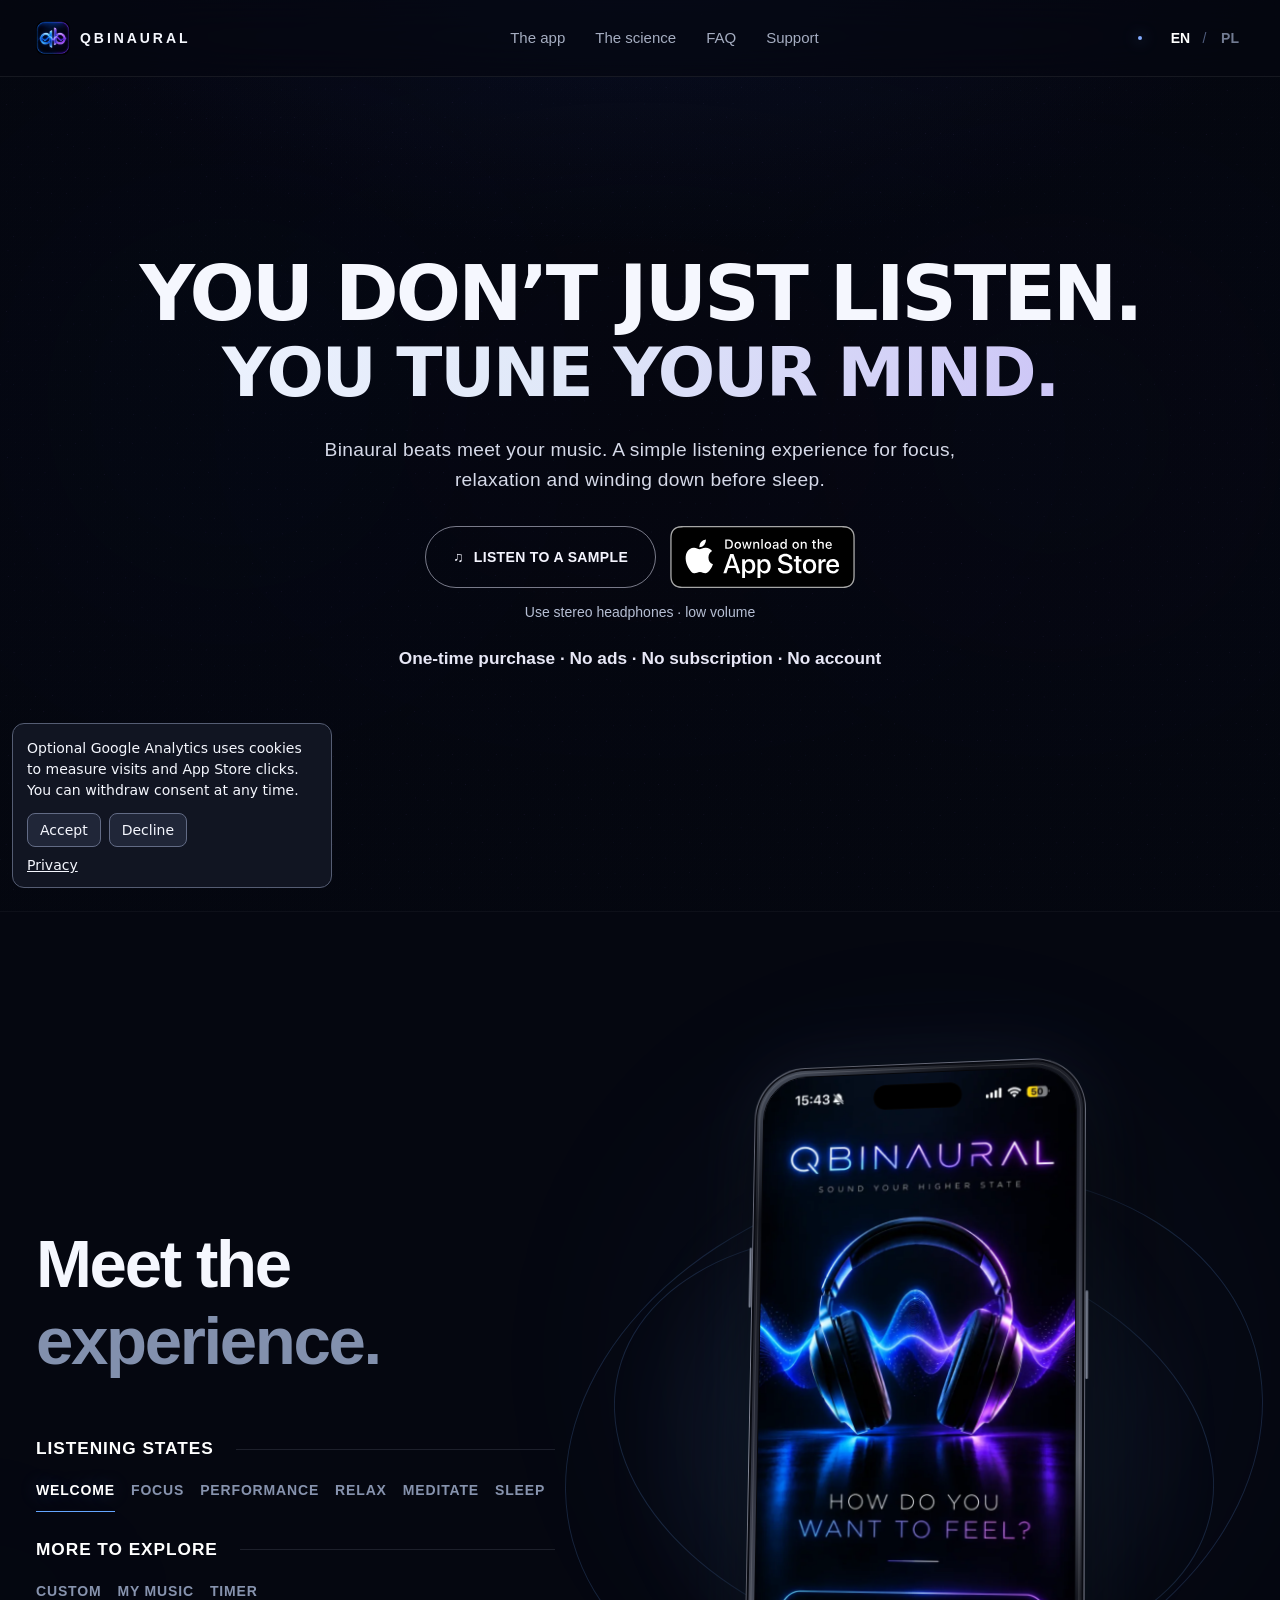
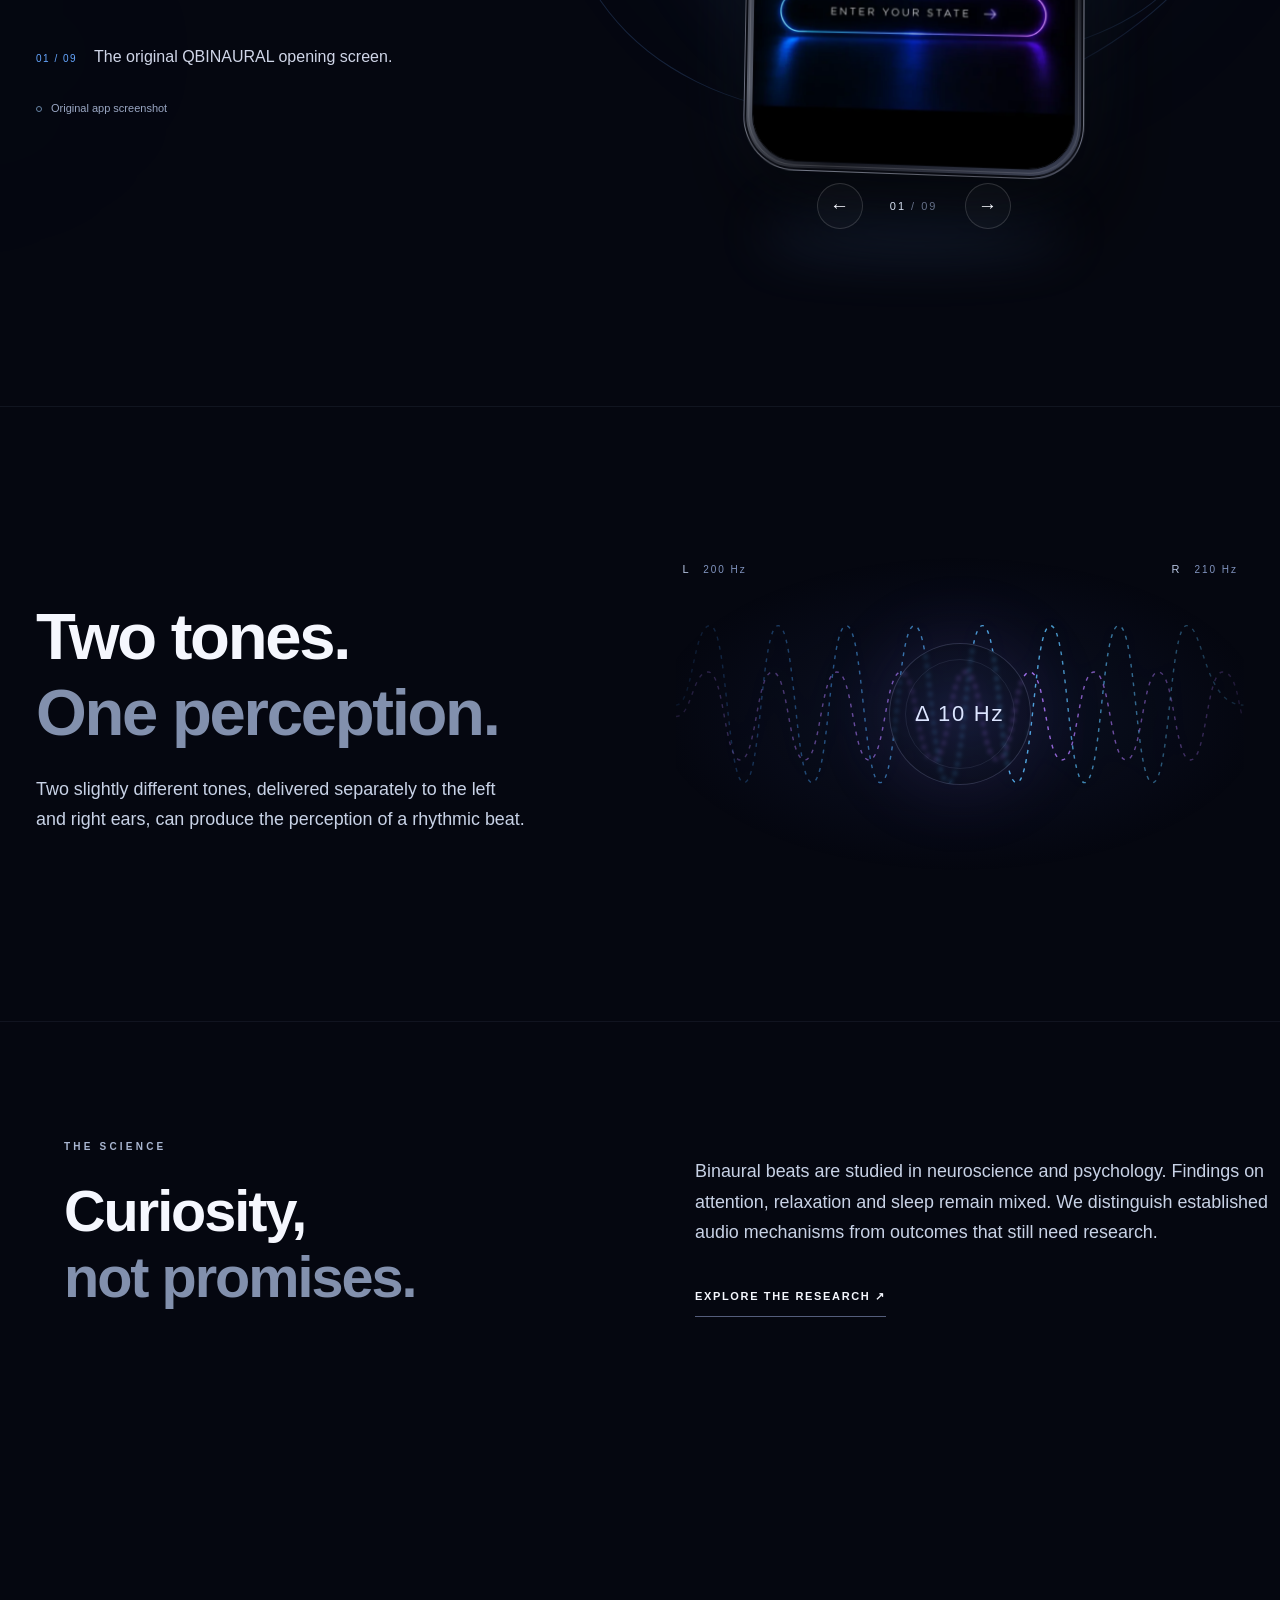
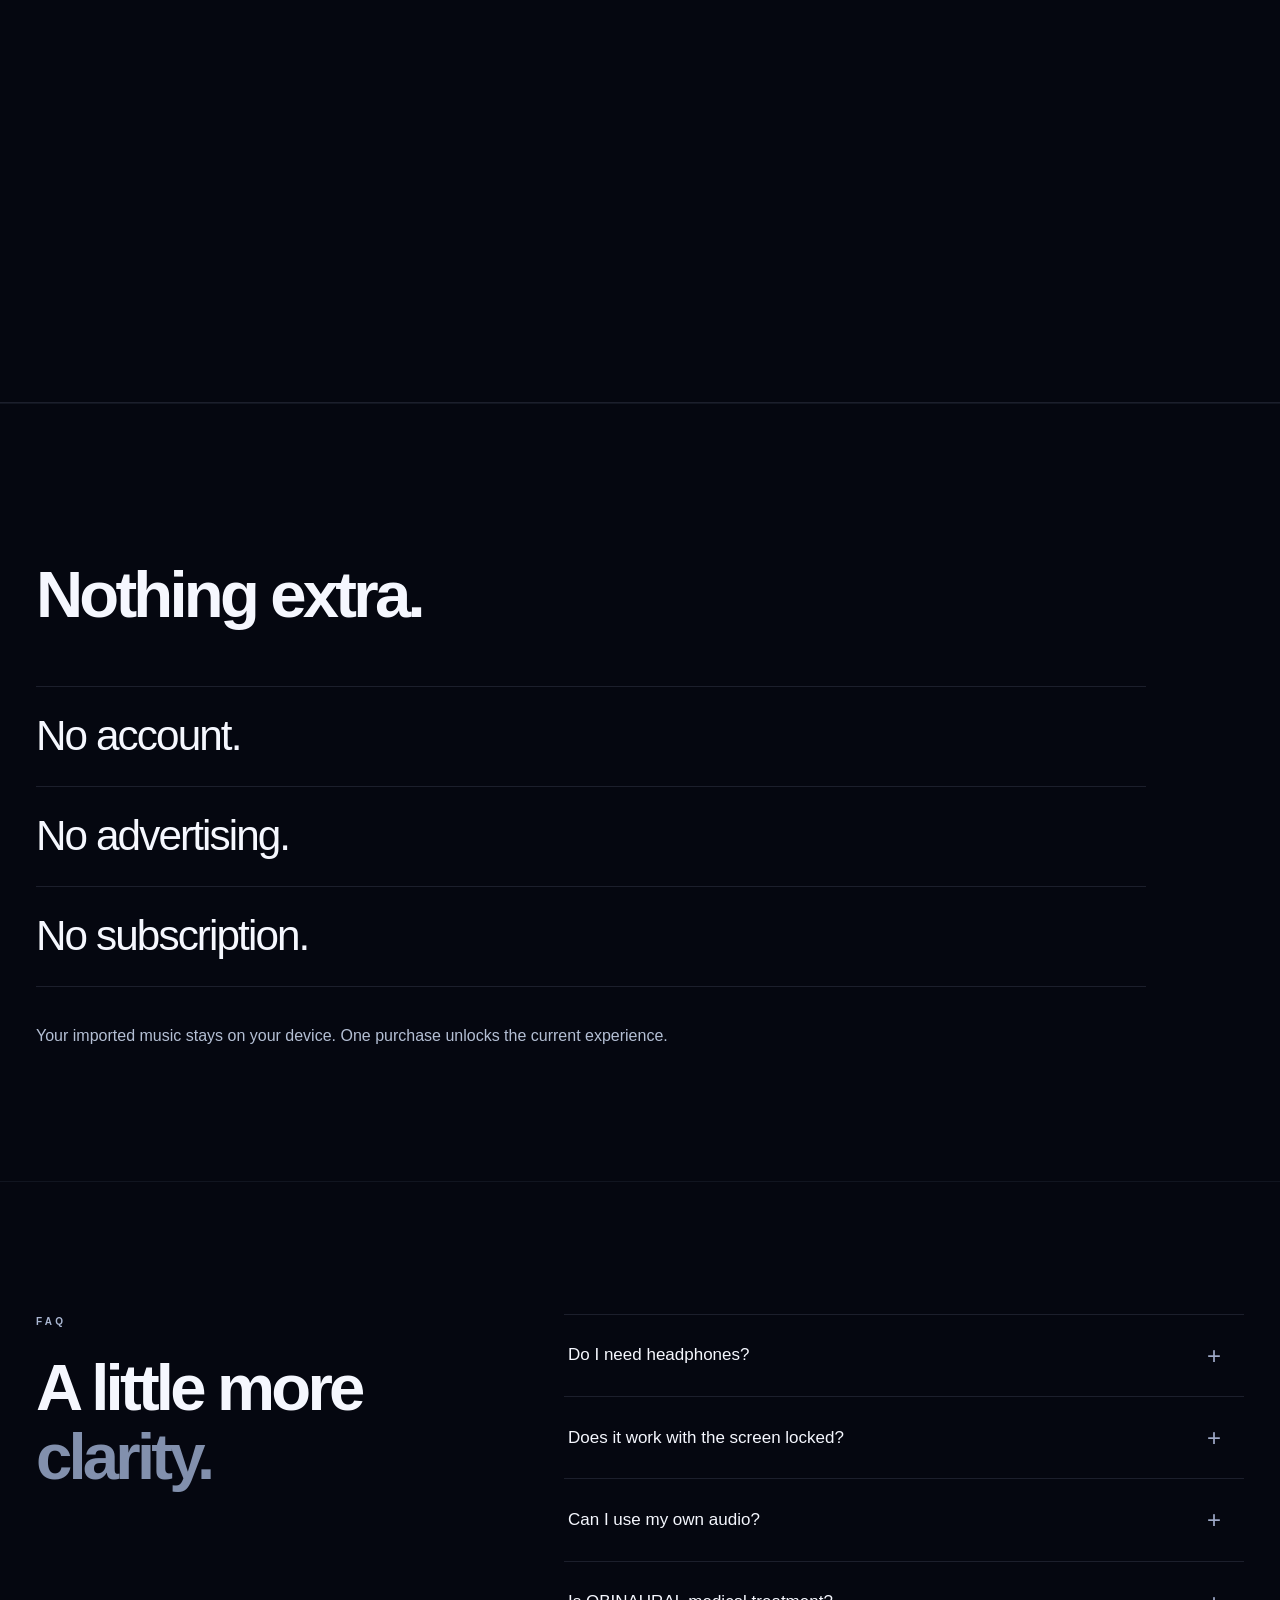
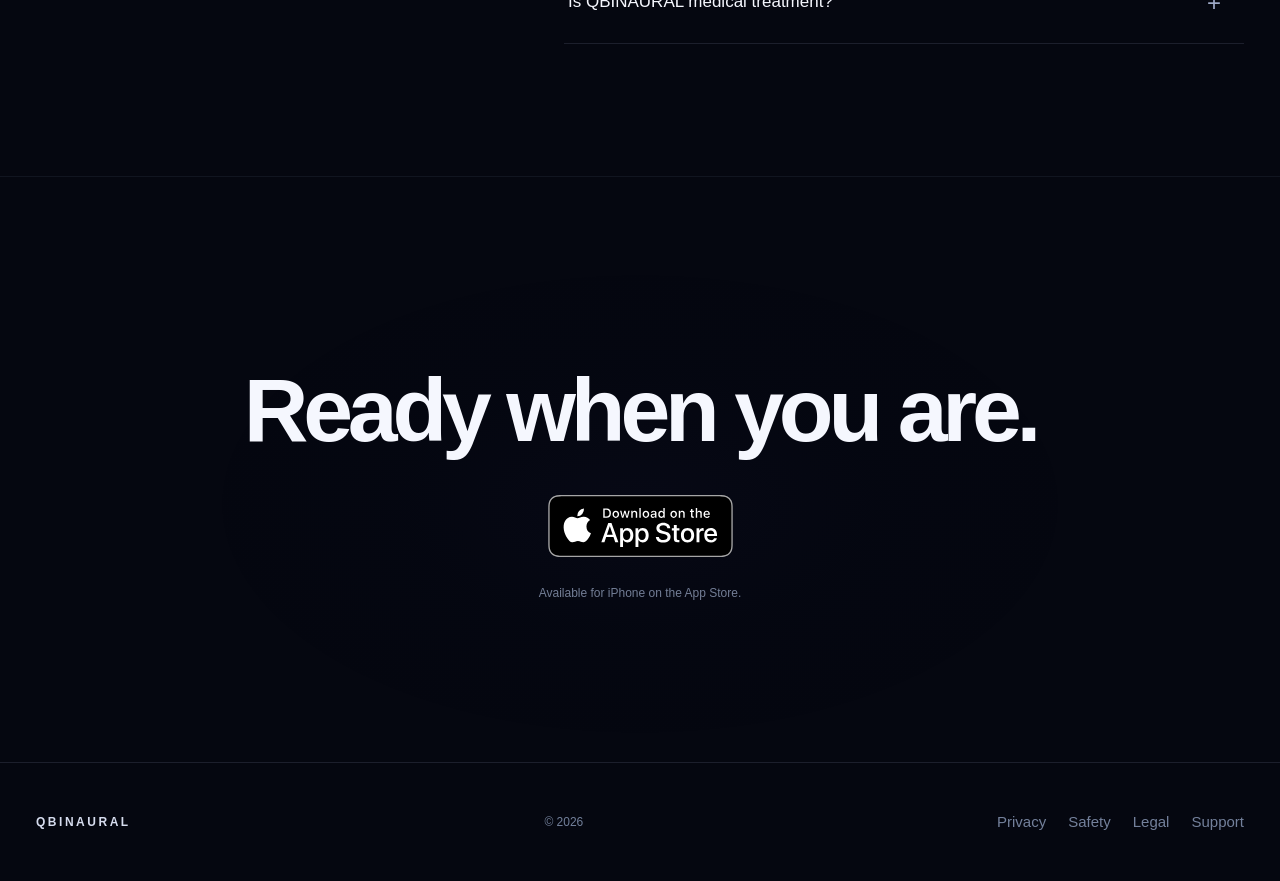
<file: index.html>
<!DOCTYPE html>

<html data-language="en" lang="en">
<head>
<meta content="notranslate" name="google"/>
<meta charset="utf-8"/>
<meta content="width=device-width, initial-scale=1, viewport-fit=cover" name="viewport"/>
<meta content="#050711" name="theme-color"/>
<meta content="Explore binaural beats with QBINAURAL for focus, relaxation and sleep. Five listening modes, optional music and a simple iPhone app. No ads, accounts or subscriptions." name="description"/>
<meta content="QBINAURAL — Sound Your Higher State" property="og:title"/>
<meta content="Five listening states. One personal sound experience." property="og:description"/>
<script type="module" src="/assets/home.js"></script>
<title>Binaural Beats App for Focus, Relaxation &amp; Sleep | QBINAURAL</title>
<style>
:root{color-scheme:dark;--base:#050711;--white:#f5f7fe;--muted:#9da6bc;--soft:#778198;--line:rgba(185,195,234,.13);--cyan:#54b9ff;--purple:#9b74f5;--accent:#6c9ffc;--accent-rgb:108,159,252;--max:1240px;--ease:cubic-bezier(.19,1,.22,1)}
*{box-sizing:border-box}html{scroll-behavior:smooth;scroll-padding-top:84px}body{margin:0;background:var(--base);color:var(--white);font-family:-apple-system,BlinkMacSystemFont,"SF Pro Display","Segoe UI",Inter,Arial,sans-serif;-webkit-font-smoothing:antialiased;overflow-x:hidden;line-height:1.5}button,a{-webkit-tap-highlight-color:transparent}button{font:inherit;color:inherit}a{color:inherit;text-decoration:none}button:focus-visible,a:focus-visible,summary:focus-visible{outline:2px solid #b4bcff;outline-offset:5px}::selection{background:#756bea;color:white}.wrap{width:min(var(--max),calc(100% - 72px));margin-inline:auto}.skip-link{position:fixed;left:18px;top:-70px;z-index:100;padding:10px 16px;background:white;color:#10121b;border-radius:12px}.skip-link:focus{top:14px}
.site-header{position:fixed;inset:0 0 auto;z-index:100;background:rgba(5,7,17,.63);border-bottom:1px solid rgba(255,255,255,.07);-webkit-backdrop-filter:blur(18px);backdrop-filter:blur(18px)}.nav-shell{height:76px;display:flex;align-items:center;justify-content:space-between;gap:20px}.brand{display:inline-flex;align-items:center;gap:12px;white-space:nowrap}.brand-name,.footer-brand{font-size:14px;letter-spacing:.21em;font-weight:720}.brand-glyph{width:37px;height:37px;display:block;position:relative;filter:drop-shadow(0 0 12px rgba(103,106,255,.18))}.brand-glyph span{position:absolute;inset:6px 1px;display:block;border:2px solid transparent;border-radius:50%;transform:rotate(-33deg);border-top-color:#5ebdff;border-bottom-color:#aa77ff}.brand-glyph span+span{transform:rotate(33deg);border-top-color:#a47bff;border-bottom-color:#5db3ff}.nav-mid{display:flex;gap:38px;color:#a5adc1;font-size:12px;letter-spacing:.05em}.nav-mid a{transition:color .2s}.nav-mid a:hover{color:white}.nav-actions{display:flex;align-items:center;gap:24px}.nav-indicator{width:4px;height:4px;background:#83acff;box-shadow:0 0 15px #62a8ff;border-radius:50%}.lang-selector{display:flex;align-items:center;gap:8px;color:#505d7e;font-size:11px;letter-spacing:.12em}.lang-selector button{border:0;background:transparent;cursor:pointer;color:#727b92;transition:color .2s;padding:8px 1px;font-weight:650}.lang-selector button[aria-pressed=true]{color:white}
.eyebrow{font-size:10px;letter-spacing:.32em;font-weight:740;color:#aab7d2}.section-pad{padding-block:132px}h1,h2,p{margin-top:0}h2{font-size:clamp(44px,5.1vw,78px);line-height:1.065;letter-spacing:-.058em;font-weight:570;margin:24px 0}h2 span{display:block}.quiet{color:#8290ad}.section-lead{max-width:490px;color:#a9b2c5;font-size:clamp(16px,1.5vw,19px);line-height:1.75;font-weight:360}
.hero{min-height:100svh;min-height:760px;position:relative;display:grid;place-items:center;text-align:center;padding:126px 0 122px;background:radial-gradient(ellipse 52% 38% at 50% 57%,rgba(45,61,137,.21),transparent 80%),radial-gradient(ellipse 90% 64% at 52% 120%,rgba(73,51,135,.15),transparent 71%),#050711;isolation:isolate;overflow:hidden}.hero-canvas{position:absolute;inset:0;width:100%;height:100%;z-index:-1;pointer-events:none}.hero:before{content:"";position:absolute;inset:0;pointer-events:none;background:linear-gradient(90deg,rgba(5,7,17,.58),transparent 36%,transparent 64%,rgba(5,7,17,.58));z-index:-1}.hero-glow{position:absolute;pointer-events:none;border-radius:50%;filter:blur(95px);opacity:.14;z-index:-1}.glow-1{height:480px;width:460px;background:#184abf;top:18%;left:0}.glow-2{height:420px;width:460px;background:#6642bd;top:25%;right:0}.hero-content{position:relative;z-index:1;padding-top:32px}.hero .eyebrow{color:#8d9fc5}.hero h1{margin:35px auto 24px;font-weight:570;font-size:clamp(60px,8.3vw,132px);line-height:.95;letter-spacing:-.08em;max-width:1110px}.hero h1 span{display:block}.headline-gradient{background:linear-gradient(110deg,#f2f6ff 11%,#a7c9ff 42%,#d6acff 70%,#f3edff 94%);-webkit-background-clip:text;background-clip:text;color:transparent}.hero-lead{font-size:clamp(16px,1.7vw,21px);color:#bdc4d5;letter-spacing:.01em;margin:30px auto 8px}.reveal{animation:fade-up 1.2s var(--ease) both}.hero h1.reveal{animation-delay:.12s}.hero-lead.reveal{animation-delay:.25s}.cta-orbit.reveal{animation-delay:.4s}@keyframes fade-up{from{opacity:0;filter:blur(14px);transform:translateY(24px)}to{opacity:1;filter:blur(0);transform:translateY(0)}}.cta-orbit{margin:69px auto 0;position:relative;width:max-content}.primary-cta{position:relative;z-index:2;display:inline-flex;gap:28px;align-items:center;justify-content:center;background:#e9efff;color:#091022;padding:19px 27px;border-radius:50px;font-size:12px;min-height:58px;font-weight:760;letter-spacing:.14em;box-shadow:0 0 55px rgba(116,140,236,.13);transition:transform .35s var(--ease),box-shadow .3s}.primary-cta:hover{transform:translateY(-3px);box-shadow:0 0 75px rgba(116,140,236,.26)}.primary-cta span{font-size:18px;font-weight:500}.orbit{position:absolute;inset:50% auto auto 50%;transform:translate(-50%,-50%);border-radius:50%;border:1px solid rgba(119,145,252,.18);pointer-events:none}.orbit-one{width:270px;height:109px;animation:orbital 6s ease-in-out infinite}.orbit-two{width:336px;height:161px;animation:orbital 6s -2s ease-in-out infinite}.orbit-three{width:410px;height:222px;animation:orbital 6s -4s ease-in-out infinite}@keyframes orbital{0%,100%{opacity:.33;transform:translate(-50%,-50%) scale(.96)}50%{opacity:1;transform:translate(-50%,-50%) scale(1.035)}}.scroll-cue{position:absolute;bottom:39px;left:50%;transform:translateX(-50%);display:flex;align-items:center;gap:16px;color:#7485a5;letter-spacing:.28em;font-size:9px;font-weight:660;white-space:nowrap}.scroll-line{width:36px;height:1px;background:linear-gradient(90deg,transparent,#8ea6d7)}
.experience{position:relative;isolation:isolate;background:#070914;overflow:hidden;border-top:1px solid rgba(255,255,255,.04)}.ambient-blob{position:absolute;z-index:-1;pointer-events:none;filter:blur(110px);border-radius:50%;transition:background 1.1s,opacity 1.1s}.ambient-a{width:640px;height:640px;right:2%;top:12%;background:rgba(var(--accent-rgb),.16)}.ambient-b{width:500px;height:440px;left:-22%;bottom:12%;background:rgba(var(--accent-rgb),.045)}.experience-grid{min-height:740px;display:grid;grid-template-columns:minmax(0,.9fr) minmax(350px,1.1fr);gap:48px;align-items:center}.experience-copy{max-width:560px;position:relative;z-index:2}.experience h2{margin-top:24px}.experience .section-lead{max-width:500px}.explorer-head{display:flex;gap:22px;align-items:center;margin-top:45px;margin-bottom:18px;font-size:14px;letter-spacing:.13em;font-weight:700;color:#f5f7fe;white-space:nowrap}.thin-rule{height:1px;background:rgba(194,199,226,.13);flex:1}.second-head{margin-top:35px}.screen-nav{display:flex;align-items:center;gap:9px 22px;flex-wrap:wrap}.screen-option{background:transparent;border:none;padding:10px 0;border-bottom:1px solid transparent;font-size:12px;font-weight:680;letter-spacing:.115em;color:#8793ae;cursor:pointer;transition:color .25s,border-color .25s}.screen-option:hover{color:#e2e7fc}.screen-option.is-active{color:white;border-bottom-color:var(--accent)}.secondary-options .screen-option{font-size:11px}.selection-description{margin-top:44px;display:flex;gap:23px;min-height:63px;align-items:baseline}.selection-index{font-size:10px;letter-spacing:.15em;color:var(--accent);font-variant-numeric:tabular-nums;white-space:nowrap}.selection-text{max-width:340px;font-size:15px;color:#c5cbe0;line-height:1.6}.capture-notice{color:#6e809d;display:flex;align-items:center;gap:9px;font-size:11px;margin:24px 0 0}.capture-dot{display:inline-block;border:1px solid #6885a5;border-radius:50%;height:6px;width:6px}.phone-stage{position:relative;display:grid;place-items:center;min-height:750px;perspective:1450px;isolation:isolate}.phone-stage:before{content:"";position:absolute;width:410px;height:510px;background:radial-gradient(circle,rgba(var(--accent-rgb),.14),transparent 66%);filter:blur(23px);transition:background 1.1s;z-index:-2}.phone-orbit{position:absolute;border:1px solid rgba(var(--accent-rgb),.12);border-radius:50%;transform:rotate(-16deg);z-index:-1;pointer-events:none;transition:border-color .5s}.ring-outer{width:min(650px,100%);height:490px}.ring-inner{width:min(540px,92%);height:365px;transform:rotate(14deg)}.phone-shadow{position:absolute;bottom:10px;width:300px;height:35px;filter:blur(27px);border-radius:50%;background:rgba(var(--accent-rgb),.22)}.iphone{width:clamp(260px,26.5vw,345px);aspect-ratio:345 / 724;position:relative;transform:rotateY(-9deg) rotateX(4deg);transition:transform .6s var(--ease),filter .4s;filter:drop-shadow(17px 28px 34px rgba(0,0,0,.5));will-change:transform}.iphone:hover{transform:rotateY(-3deg) rotateX(1deg) translateY(-5px)}.phone-bezel{position:absolute;inset:0;padding:8px;border-radius:53px;background:linear-gradient(145deg,#49505f 0%,#090b12 17%,#232634 42%,#525764 67%,#10121a 81%,#373d52 100%);border:1px solid rgba(235,236,255,.34);box-shadow:inset 0 0 0 2px #090b12,inset 0 0 13px rgba(255,255,255,.18),0 32px 85px rgba(0,0,0,.48),0 0 85px rgba(var(--accent-rgb),.1)}.phone-bezel:after{content:"";position:absolute;inset:4px;border-radius:48px;border:1px solid rgba(255,255,255,.12);pointer-events:none}.phone-side-button{position:absolute;border-radius:3px;background:linear-gradient(90deg,#2b303b,#838b9d,#363944)}.side-left{height:62px;width:3px;top:26%;left:-4px}.side-right{height:88px;width:3px;top:33%;right:-4px}.phone-display{position:relative;overflow:hidden;height:100%;border-radius:45px;background:#02030b;border:1px solid #05060a}.phone-actual{width:100%;height:100%;object-fit:cover;display:block}.dynamic-island{position:absolute;top:12px;left:50%;transform:translateX(-50%);width:89px;height:24px;border-radius:18px;background:#000;box-shadow:0 0 0 1px #040405;z-index:8}.concept-screen{position:absolute;inset:0;background:radial-gradient(ellipse 160px 220px at 50% 54%,rgba(var(--accent-rgb),.22),transparent 90%),linear-gradient(160deg,#070c1c 2%,#070713 68%,#05060c);overflow:hidden}.concept-screen[hidden]{display:none}.concept-screen:before{content:"";position:absolute;inset:-30% 0 20%;background:radial-gradient(circle at 50% 50%,rgba(var(--accent-rgb),.17),transparent 49%);animation:concept-pulse 8s ease-in-out infinite}.concept-top{position:absolute;z-index:2;top:63px;left:24px;right:24px;display:flex;justify-content:space-between;align-items:center;gap:5px;color:#c7d2ef;font-weight:620;font-size:9px;letter-spacing:.14em}.concept-tag{font-size:6.5px;letter-spacing:.1em;border:1px solid rgba(255,255,255,.19);padding:5px;border-radius:4px;color:#909bbc}.concept-center{position:absolute;top:31%;left:0;right:0;text-align:center;z-index:2}.concept-energy{height:170px;width:170px;position:relative;margin:0 auto 27px}.concept-energy i{position:absolute;inset:0;border:1px solid rgba(var(--accent-rgb),.23);border-radius:50%;box-shadow:0 0 34px rgba(var(--accent-rgb),.13);animation:concept-pulse 6s infinite}.concept-energy i:nth-child(2){inset:13px;animation-delay:.45s}.concept-energy i:nth-child(3){inset:28px;animation-delay:.9s}.concept-energy i:nth-child(4){inset:42px;animation-delay:1.35s}.concept-energy i:nth-child(5){inset:59px;background:radial-gradient(circle,rgba(var(--accent-rgb),.75),rgba(var(--accent-rgb),0));border:0;animation-delay:1.8s}.concept-name{font-size:19px;font-weight:620;letter-spacing:.19em}.concept-description{margin:11px auto 0;max-width:185px;color:#aeb8d1;font-size:11px;line-height:1.55}.concept-bottom{position:absolute;bottom:58px;left:30px;right:30px;text-align:center;color:#8691b0;font-size:7px;letter-spacing:.16em}.concept-rule{height:1px;background:linear-gradient(90deg,transparent,rgba(var(--accent-rgb),.85),transparent);margin-bottom:17px}@keyframes concept-pulse{0%,100%{transform:scale(.97);opacity:.48}50%{transform:scale(1.04);opacity:1}}.phone-controls{position:absolute;bottom:0;display:flex;align-items:center;justify-content:center;gap:20px}.round-arrow{border:1px solid rgba(255,255,255,.15);border-radius:50%;width:41px;height:41px;background:rgba(255,255,255,.025);cursor:pointer;transition:border .25s,background .25s}.round-arrow:hover{background:rgba(255,255,255,.08);border-color:rgba(255,255,255,.4)}.control-count{font-size:11px;letter-spacing:.18em;color:#d4deef;min-width:60px;text-align:center;font-variant-numeric:tabular-nums}.control-count span{color:#657089}
.signal-section{background:#060810;border-top:1px solid rgba(255,255,255,.055)}.signal-grid{display:grid;grid-template-columns:1fr 1.05fr;align-items:center;gap:100px}.signal-art{min-height:350px;position:relative;display:grid;place-items:center;background:radial-gradient(ellipse 60% 50% at center,rgba(48,63,126,.18),transparent 90%);overflow:hidden}.signal-graphic{width:100%;height:auto;overflow:visible;filter:drop-shadow(0 0 11px rgba(81,145,255,.24))}.signal-path{fill:none;stroke-width:1.5;stroke-dasharray:4 6;animation:signal-drift 11s linear infinite}.signal-purple{animation-direction:reverse}@keyframes signal-drift{to{stroke-dashoffset:-110}}.signal-center{position:absolute;display:grid;place-items:center;border-radius:50%;height:142px;width:142px;border:1px solid rgba(195,202,253,.19);color:#dce5ff;font-size:22px;font-weight:360;letter-spacing:.08em;background:radial-gradient(circle,rgba(89,95,185,.14),rgba(0,0,0,.06));box-shadow:0 0 80px rgba(130,97,228,.15);backdrop-filter:blur(2px)}.signal-center i{position:absolute;inset:15px;border:1px solid rgba(200,210,255,.09);border-radius:50%}.channel-label{position:absolute;top:22px;color:#b7c5e2;font-size:11px;letter-spacing:.18em}.channel-label span{font-size:10px;color:#8194bf;margin-left:8px}.left-label{left:6px}.right-label{right:6px}.audio-actions{display:flex;align-items:center;gap:20px;flex-wrap:wrap;margin-top:34px}.audio-play{border:1px solid rgba(150,173,255,.42);border-radius:50px;padding:15px 22px;min-height:51px;background:rgba(255,255,255,.04);font-size:11px;font-weight:720;letter-spacing:.105em;display:inline-flex;align-items:center;gap:13px;cursor:pointer;transition:background .25s,border-color .25s}.audio-play:hover{background:rgba(120,139,249,.13);border-color:rgba(170,193,255,.8)}.audio-play:disabled{opacity:.45;cursor:not-allowed}.audio-play-icon{color:#87c3ff}.audio-note,.audio-disclaimer{color:#8995ab;font-size:11px}.audio-disclaimer{margin-top:16px}.signal-art.is-playing .signal-path{animation-duration:2.5s}.signal-art.is-playing .signal-center{box-shadow:0 0 110px rgba(130,97,228,.33)}
.science-strip{background:#090b17;border-block:1px solid var(--line)}.science-grid{display:grid;grid-template-columns:1fr 1fr;gap:110px;align-items:center}.science-grid .section-lead{max-width:590px}.line-link{font-size:11px;letter-spacing:.15em;font-weight:750;display:inline-flex;gap:20px;border-bottom:1px solid rgba(181,199,255,.45);padding-bottom:12px;margin-top:22px;transition:color .25s}.line-link:hover{color:#a8c7ff}.trust-section{background:#060811}.trust-title{margin-bottom:57px}.trust-lines{border-top:1px solid var(--line);max-width:1110px}.trust-lines>div{padding:28px 0;display:grid;grid-template-columns:120px 1fr;align-items:center;border-bottom:1px solid var(--line)}.trust-lines span{font-size:10px;letter-spacing:.18em;color:#7f8dac}.trust-lines strong{font-size:clamp(28px,3.7vw,52px);line-height:1.25;font-weight:490;letter-spacing:-.045em}.trust-note{font-size:14px;color:#8190a9;margin:35px 0 0}.faq-section{background:#070913;border-top:1px solid var(--line)}.faq-grid{display:grid;grid-template-columns:.75fr 1.25fr;gap:120px}.faq-list details{border-bottom:1px solid var(--line);transition:background .3s}.faq-list details:first-child{border-top:1px solid var(--line)}.faq-list details[open]{background:linear-gradient(90deg,rgba(119,135,241,.06),transparent)}.faq-list summary{list-style:none;cursor:pointer;font-size:16px;min-height:72px;padding:22px 23px 22px 4px;display:flex;align-items:center;justify-content:space-between;gap:12px}.faq-list summary::-webkit-details-marker{display:none}.faq-list summary:after{content:"+";font-size:24px;color:#9ea9c7;font-weight:280;transition:transform .28s,color .28s}.faq-list details[open] summary:after{transform:rotate(45deg);color:#dbe7ff}.faq-list details p{margin:0;padding:0 50px 25px 4px;color:#a3aec5;max-width:540px;line-height:1.7;font-size:14px}.outro{position:relative;isolation:isolate;overflow:hidden;text-align:center;background:#040610;padding-block:160px}.outro-aura{position:absolute;z-index:-1;left:50%;top:56%;transform:translate(-50%,-50%);width:950px;height:520px;border-radius:50%;background:radial-gradient(ellipse at center,rgba(78,71,164,.19),rgba(28,49,125,.06) 35%,transparent 68%);pointer-events:none}.outro h2{font-size:clamp(51px,7vw,99px);margin:26px auto 37px;max-width:1000px}.store-status{display:inline-flex;align-items:center;gap:11px;border:1px solid rgba(191,200,247,.25);border-radius:50px;padding:15px 22px;color:#b5c1d9;font-size:11px;letter-spacing:.13em;font-weight:700}.store-icon{color:#92b5fb;font-size:9px}.outro p{font-size:12px;color:#737e96;margin:20px auto 0}.site-footer{background:#040610;border-top:1px solid var(--line)}.footer-inner{display:flex;align-items:center;justify-content:space-between;gap:25px;min-height:118px;color:#73809b;font-size:12px}.footer-brand{color:#d6dcee;font-size:12px}.footer-links{display:flex;flex-wrap:wrap;gap:22px}.footer-links a:hover{color:white}
@media(max-width:1080px){.experience-grid{grid-template-columns:minmax(0,1fr) minmax(290px,.9fr);gap:12px}.iphone{width:clamp(258px,29vw,320px)}.phone-stage{min-height:700px}.signal-grid,.science-grid{gap:60px}.faq-grid{gap:70px}}
@media(max-width:760px){.wrap{width:calc(100% - 42px)}.nav-shell{height:68px}.nav-mid{display:none}.brand-name{font-size:12px}.nav-indicator{display:none}.section-pad{padding-block:94px}.hero{min-height:100svh;min-height:640px;padding:100px 0 115px}.hero h1{font-size:clamp(49px,10.2vw,82px);margin:30px auto 20px}.hero-lead{font-size:17px;max-width:300px}.cta-orbit{margin-top:58px}.orbit-one{width:250px}.orbit-two{width:310px}.orbit-three{width:364px}.experience-grid{grid-template-columns:1fr;gap:30px}.experience-copy{max-width:100%}.experience h2{max-width:580px}.experience .section-lead{max-width:640px}.phone-stage{min-height:740px;order:2}.iphone{width:min(338px,72vw)}.ring-outer{width:min(650px,115%)}.ring-inner{width:min(540px,99%)}.screen-nav{gap:6px 19px}.screen-option{font-size:11px}.signal-grid,.science-grid,.faq-grid{grid-template-columns:1fr;gap:50px}.signal-art{min-height:300px}.science-grid{gap:14px}.faq-grid{gap:30px}.footer-inner{min-height:130px;flex-wrap:wrap;justify-content:flex-start;padding-block:30px}.footer-links{width:100%}}
@media(max-width:480px){.wrap{width:calc(100% - 36px)}.brand-glyph{width:30px;height:30px}.brand-name{font-size:11px;letter-spacing:.15em}.nav-shell{gap:10px}.hero{min-height:710px}.hero h1{font-size:clamp(46px,11.1vw,60px);letter-spacing:-.065em}.hero .eyebrow{font-size:9px;letter-spacing:.22em}.hero-lead{font-size:15px}.orbit-two{width:278px}.orbit-three{width:324px}.primary-cta{min-height:54px;padding:17px 21px;font-size:10px;gap:16px}.scroll-cue{bottom:25px}.section-pad{padding-block:78px}.experience h2,.signal-section h2,.science-grid h2,.faq-grid h2{font-size:clamp(42px,10vw,57px)}.experience .section-lead,.section-lead{font-size:15px}.phone-stage{min-height:670px}.iphone{width:min(305px,75vw)}.phone-controls{bottom:-1px}.ring-outer{height:360px}.ring-inner{height:270px}.explorer-head{margin-top:32px}.second-head{margin-top:25px}.screen-nav{gap:4px 17px}.screen-option{font-size:10px;padding:8px 0}.selection-description{margin-top:30px}.audio-actions{gap:15px}.trust-lines>div{grid-template-columns:50px 1fr;padding:24px 0}.trust-lines strong{font-size:32px}.outro{padding-block:105px}.outro h2{font-size:54px}.footer-links{gap:14px}.concept-top{top:58px}}
@media(prefers-reduced-motion:reduce){html{scroll-behavior:auto}*,*:before,*:after{animation-duration:.001ms!important;animation-iteration-count:1!important;transition-duration:.001ms!important}.reveal{opacity:1;filter:none;transform:none}.iphone{transform:none}}


/* QBINAURAL Premium 2.1 — contained design pass. Base site & application remain unchanged. */
.sr-only{position:absolute!important;width:1px;height:1px;padding:0;margin:-1px;overflow:hidden;clip:rect(0,0,0,0);white-space:nowrap;border:0}
.hero{min-height:820px;background:radial-gradient(ellipse 44% 35% at 50% 58%,rgba(66,73,170,.30),transparent 75%),radial-gradient(ellipse 64% 52% at 50% 97%,rgba(53,25,105,.21),transparent 71%),#050711}
.hero:after{content:"";position:absolute;inset:0;background:radial-gradient(ellipse 40% 45% at 50% 44%,transparent 25%,rgba(4,6,17,.16) 88%);pointer-events:none;z-index:0}
.hero-content{padding-top:10px;z-index:2}
.hero h1{font-size:clamp(63px,7.6vw,119px);letter-spacing:-.073em;max-width:1200px;margin:27px auto 10px}
.hero h1 span{white-space:nowrap}
.hero .eyebrow{color:#a7bff3;letter-spacing:.36em}
.hero-signal{height:156px;max-width:960px;margin:9px auto -4px;position:relative;pointer-events:none;filter:drop-shadow(0 0 16px rgba(88,154,255,.33))}
.hero-signal svg{height:100%;width:100%;overflow:visible}
.hero-signal:after{content:"";position:absolute;left:22%;right:22%;bottom:37%;height:48px;background:linear-gradient(90deg,transparent,rgba(79,137,255,.10),rgba(167,94,255,.13),transparent);filter:blur(25px);z-index:-1}
.hero-lead{margin:7px auto 0;font-size:clamp(16px,1.65vw,20px);letter-spacing:.015em}
.cta-orbit{margin-top:46px}
.orbit{border-color:rgba(120,160,255,.23)}
.primary-cta{font-size:11px;min-height:62px;padding:19px 30px;background:#ecf0ff;letter-spacing:.15em;box-shadow:0 0 55px rgba(121,145,235,.19)}
.hero-canvas{z-index:0;opacity:1}
.hero-glow{z-index:0;opacity:.20}
.scroll-cue{z-index:3}
.experience{background:radial-gradient(ellipse 62% 45% at 75% 48%,rgba(20,25,70,.3),transparent 100%),#070914}
.experience-grid{grid-template-columns:minmax(0,.88fr) minmax(430px,1.12fr);gap:28px;align-items:center;min-height:865px}
.experience-copy{max-width:565px}
.experience h2{font-size:clamp(49px,5.25vw,78px);margin-bottom:22px}
.experience .section-lead{font-size:17px;max-width:455px}
.experience-controls{padding-top:4px}
.explorer-head{margin-top:31px;margin-bottom:9px}
.second-head{margin-top:25px}
.screen-nav{gap:6px 16px}
.screen-option{font-size:11px;letter-spacing:.08em;padding:10px 0;line-height:1.4;min-height:39px}
.screen-option.is-active{border-bottom-color:var(--accent);text-shadow:0 0 19px rgba(var(--accent-rgb),.28)}
.selection-description{margin-top:31px;gap:17px;min-height:40px}
.selection-text{color:#d0d6e8}
.capture-notice{margin-top:17px;color:#9aa7c3}
.phone-stage{min-height:900px;align-self:stretch}
.phone-stage:before{width:550px;height:670px;background:radial-gradient(circle,rgba(var(--accent-rgb),.19),transparent 67%)}
.iphone{width:clamp(340px,29vw,386px);filter:drop-shadow(20px 38px 41px rgba(0,0,0,.5))}
.phone-orbit{border-color:rgba(var(--accent-rgb),.18)}
.ring-outer{width:min(710px,120%);height:530px}
.ring-inner{width:min(610px,106%);height:410px}
.phone-controls{bottom:15px;gap:21px}
.round-arrow{height:46px;width:46px;font-size:19px}
.phone-gesture-hint{position:absolute;bottom:-24px;font-size:10px;letter-spacing:.22em;color:#8294b3;left:50%;transform:translateX(-50%);white-space:nowrap}
.phone-tap-next{position:absolute;inset:0;z-index:20;border:0;background:transparent;cursor:pointer;border-radius:40px;touch-action:pan-y}
.phone-tap-next:focus-visible{outline:2px solid #a6bbff;outline-offset:-12px}
.phone-display{background:#02050c}
.concept-screen{background:radial-gradient(ellipse at 50% 47%,rgba(var(--accent-rgb),.2),transparent 43%),linear-gradient(150deg,#050d1c,#050713 45%,#050512 95%)}
.concept-screen:before{opacity:.9}
.concept-energy{height:190px;width:190px;margin-bottom:31px}
.concept-name{font-size:23px;letter-spacing:.22em}
.concept-description{font-size:12px;max-width:226px;color:#b8c6e2}
.concept-tag{font-size:7px;padding:5px 6px;color:#c3cce3}
.concept-bottom{font-size:8px;letter-spacing:.12em;color:#9caacf}
.trust-lines strong{font-weight:510}
@media(max-width:1070px){.experience-grid{grid-template-columns:minmax(0,.88fr) minmax(340px,1.12fr)}.phone-stage{min-height:830px}.iphone{width:clamp(310px,31vw,365px)}.screen-nav{gap:4px 13px}}
@media(max-width:760px){
  .hero{min-height:730px;padding-top:108px}
  .hero h1{font-size:clamp(49px,9vw,80px)}
  .hero-signal{height:125px;margin-top:15px}
  .experience-grid{display:grid;grid-template-columns:minmax(0,1fr);grid-template-areas:"intro" "phone" "controls";gap:0;min-height:0}
  .experience-copy{display:contents}
  .experience-intro{grid-area:intro}
  .experience-controls{grid-area:controls;margin-top:22px}
  .phone-stage{grid-area:phone;min-height:785px;margin-top:9px}
  .iphone{width:min(346px,79vw)}
  .phone-controls{bottom:17px}
  .phone-gesture-hint{bottom:-13px}
  .experience h2{font-size:clamp(48px,8vw,66px)}
  .experience .section-lead{max-width:520px}
  .screen-nav{gap:8px 19px}
  .screen-option{min-height:44px;font-size:12px;letter-spacing:.10em}
  .selection-description{margin-top:26px}
}
@media(max-width:480px){
  .hero{min-height:730px}
  .hero h1{font-size:clamp(45px,10.1vw,56px);margin-top:29px}
  .hero h1 span{white-space:normal}
  .hero-signal{height:120px;max-width:100%;margin:14px -9px -2px;width:calc(100% + 18px)}
  .hero .eyebrow{font-size:9px}
  .hero-lead{font-size:15px;max-width:280px}
  .cta-orbit{margin-top:47px}
  .phone-stage{min-height:745px}
  .iphone{width:min(326px,83vw)}
  .phone-gesture-hint{font-size:9px}
  .experience h2{font-size:clamp(42px,10vw,53px)}
  .experience-controls{margin-top:4px}
  .experience .section-lead{font-size:15px}
  .screen-nav{gap:4px 16px}
  .screen-option{font-size:11px;min-height:44px}
  .outro h2{font-size:clamp(44px,10vw,58px)}
  .concept-energy{height:148px;width:148px}
}
@media(max-width:350px){.hero h1{font-size:44px}.iphone{width:260px}.phone-stage{min-height:650px}.ring-outer{height:315px}.ring-inner{height:240px}.screen-nav{gap:3px 13px}}
@media(prefers-reduced-motion:reduce){.hero-signal,.concept-energy{filter:none}.iphone{will-change:auto}}

/* Final polish: navigation never floats over the iPhone bezel. */
.phone-stage{display:grid;grid-template-rows:minmax(0,1fr) auto auto;justify-items:center;align-items:center;row-gap:9px;min-height:955px;padding:24px 0 17px}
.iphone{grid-row:1;align-self:center}
.phone-controls{position:relative;bottom:auto;grid-row:2}
.phone-gesture-hint{position:relative;bottom:auto;left:auto;transform:none;grid-row:3;margin:2px 0 0}
@media(max-width:1070px){.phone-stage{min-height:885px}}
@media(max-width:760px){.phone-stage{min-height:805px}}
@media(max-width:480px){.phone-stage{min-height:795px}}
@media(max-width:350px){.phone-stage{min-height:660px}}


/* Premium 2.2 · Water-touch interaction — muted liquid glass, no constant neon pulse */
.cta-orbit .orbit{animation:none;opacity:.18;border-color:rgba(211,223,247,.17);transition:opacity .55s ease,border-color .55s ease}
.cta-orbit.is-rippling .orbit{opacity:.6;border-color:rgba(221,234,252,.25)}
.cta-orbit.is-rippling .orbit-one{animation:water-orbit .92s ease-out 0s both}
.cta-orbit.is-rippling .orbit-two{animation:water-orbit 1.1s ease-out .08s both}
.cta-orbit.is-rippling .orbit-three{animation:water-orbit 1.3s ease-out .14s both}
@keyframes water-orbit{0%{opacity:.52;transform:translate(-50%,-50%) scale(.90)}55%{opacity:.35}100%{opacity:0;transform:translate(-50%,-50%) scale(1.16)}}
.primary-cta.liquid-cta{
  isolation:isolate;overflow:hidden;min-width:245px;min-height:60px;
  padding:19px 31px;background:linear-gradient(155deg,rgba(216,227,248,.19),rgba(153,172,211,.075) 48%,rgba(216,227,248,.12));
  border:1px solid rgba(227,238,255,.43);border-radius:999px;color:#f4f7ff;
  -webkit-backdrop-filter:blur(20px) saturate(112%);backdrop-filter:blur(20px) saturate(112%);
  text-shadow:0 1px 6px rgba(0,0,0,.3);letter-spacing:.115em;
  box-shadow:inset 0 1px 0 rgba(255,255,255,.12),inset 0 -1px 0 rgba(230,239,255,.035),0 11px 32px rgba(0,0,0,.18),0 0 32px rgba(178,196,240,.04);
  transition:transform .24s ease,background .35s ease,border-color .3s ease,box-shadow .3s ease;
  touch-action:manipulation;
}
.primary-cta.liquid-cta .liquid-label{position:relative;z-index:3;font-size:12px;font-weight:760;letter-spacing:.13em;pointer-events:none;white-space:nowrap}
.primary-cta.liquid-cta:hover{transform:translateY(-2px);border-color:rgba(242,247,255,.65);box-shadow:inset 0 1px 0 rgba(255,255,255,.17),0 15px 32px rgba(0,0,0,.24),0 0 26px rgba(189,205,239,.075)}
.primary-cta.liquid-cta:active{transform:translateY(0)}
.primary-cta.liquid-cta::before{
  content:"";position:absolute;inset:0;z-index:-1;pointer-events:none;border-radius:inherit;
  background:radial-gradient(circle at var(--touch-x,50%) var(--touch-y,50%),rgba(229,240,255,.29) 0,rgba(200,221,251,.14) 18%,transparent 57%);
  opacity:0;transition:opacity .18s ease;
}
.primary-cta.liquid-cta.is-pressed::before{opacity:1;transition:opacity .07s ease}
.primary-cta.liquid-cta .water-wave{
  position:absolute;z-index:0;display:block;pointer-events:none;
  width:6px;height:6px;left:var(--touch-x,50%);top:var(--touch-y,50%);
  border-radius:50%;border:1px solid rgba(244,250,255,.40);
  background:radial-gradient(circle,rgba(246,250,255,.06),rgba(196,216,246,.012) 65%,transparent 70%);
  box-shadow:inset 0 0 4px rgba(239,246,255,.08),0 0 7px rgba(212,233,255,.18);
  opacity:0;transform:translate(-50%,-50%);
  animation:water-wave-expand .99s cubic-bezier(.17,.57,.24,1) forwards;
  animation-delay:var(--delay,0s);
}
@keyframes water-wave-expand{0%{opacity:0;width:6px;height:6px}15%{opacity:.72}60%{opacity:.45}100%{opacity:0;width:370px;height:370px}}
@media(prefers-reduced-motion:reduce){
  .cta-orbit .orbit,.cta-orbit.is-rippling .orbit{animation:none!important;opacity:.18!important}
  .primary-cta.liquid-cta .water-wave{display:none!important}
  .primary-cta.liquid-cta.is-pressed::before{opacity:.12}
}


/* Approved launch refinements: original QB icon and clearer explorer headings. */
.brand-qb-icon{display:block;width:34px;height:34px;object-fit:contain;flex-shrink:0;border-radius:8px}
.brand{display:inline-flex;align-items:center;gap:10px}
.explorer-head [data-i18n="stateNav"],.explorer-head [data-i18n="featuresNav"]{font-size:clamp(15px,1.35vw,19px)!important;font-weight:700!important;color:#fff!important;letter-spacing:.055em!important;opacity:1!important}

/* Release fix: keep the complete app mockup visible when navigating to The app. */
@media (min-width: 761px) {
  .experience-grid { min-height: 0; }
  .phone-stage { min-height: min(660px, calc(100svh - 110px)); }
  .experience .iphone { width: min(290px, 26vw, calc((100svh - 150px) * 345 / 724)); }
}
@media (max-width: 760px) {
  .experience .iphone { width: min(338px, 72vw); }
}

/* Sales hero and immediate stereo sample */
.hero h1{font-size:clamp(2.25rem,6.6vw,6.4rem)!important;line-height:1.06!important;letter-spacing:-.045em!important;max-width:1150px!important;margin-inline:auto!important}
.hero h1 span{display:block!important;white-space:normal!important;overflow-wrap:normal!important}
.hero .hero-lead{max-width:760px!important;font-size:clamp(1rem,1.55vw,1.3rem)!important;line-height:1.65!important}
.hero-listen-actions{display:flex;justify-content:center;gap:12px;flex-wrap:wrap;margin:24px auto 0;position:relative;z-index:5}
.hero-audio-button,.hero-store-button{min-height:52px;padding:14px 23px;border-radius:999px;font:700 12px/1.4 inherit;letter-spacing:.06em;cursor:pointer;text-decoration:none;display:inline-flex;align-items:center;justify-content:center;gap:10px;transition:transform .2s,background .2s}
.hero-audio-button{border:1px solid #e3dfff;background:#e7e2ff;color:#181327}
.hero-store-button{border:1px solid rgba(225,217,255,.45);background:rgba(140,119,230,.1);color:#fff}
.hero-audio-button:hover,.hero-store-button:hover{transform:translateY(-2px)}
.hero-audio-hint,.hero-trust{position:relative;z-index:3;text-align:center;margin:12px auto 0;color:#c4c0d7;font-size:12px;line-height:1.5;max-width:700px}
.hero-trust{color:#ece8fa;margin-top:16px;font-size:clamp(15px,1.2vw,18px);font-weight:600;line-height:1.65;letter-spacing:0;max-width:850px}.hero-audio-hint{font-size:13px;color:#aeb4c8;margin-top:14px;line-height:1.6}
@media(max-width:760px){.hero h1{font-size:clamp(2rem,9vw,3.65rem)!important;letter-spacing:-.05em!important}.hero-listen-actions{margin-top:18px}.hero-audio-button,.hero-store-button{width:min(100%,340px)}.hero .hero-lead{max-width:92%;font-size:15px!important}.hero .cta-orbit{margin-top:14px}}
@media(max-width:760px){.hero-trust{font-size:15px!important;line-height:1.65!important;max-width:330px!important;margin-top:18px!important}.hero-audio-hint{font-size:12px!important;max-width:310px!important}} 
/* Mobile preview: original screenshots stay arrow-controlled; descriptions are independent. */
.mobile-state-guide{display:none}
@media(max-width:760px){
 #experience .experience-controls{display:none!important}
 #experience .experience-grid{row-gap:12px!important}
 #experience .phone-stage{order:2}
 #experience .mobile-state-guide{display:block;order:3;margin:18px auto 0;width:min(100%,480px)}
 #experience .mobile-state-guide h3{font-size:20px;line-height:1.25;margin:0 0 18px;color:#f5f7fe;letter-spacing:-.02em}
 #experience .mobile-state-guide [data-lang]{display:none}
 html[data-language="en"] #experience .mobile-state-guide [data-lang="en"],
 html[data-language="pl"] #experience .mobile-state-guide [data-lang="pl"]{display:block}
 #experience .mobile-state-list{display:grid;gap:0}
 #experience .mobile-state-list article{padding:15px 0 16px;border-top:1px solid rgba(185,195,234,.16)}
 #experience .mobile-state-list h4{font-size:13px;letter-spacing:.13em;margin:0 0 6px;color:#c5d9ff}
 #experience .mobile-state-list p{font-size:14px;line-height:1.55;margin:0;color:#c5cbe0}
 #experience .phone-bezel{border-radius:35px!important;padding:6px!important}
 #experience .phone-bezel:after{border-radius:31px!important}
 #experience .phone-display{border-radius:29px!important}
 #experience .dynamic-island{width:67px!important;height:16px!important;top:7px!important;border-radius:12px!important}
}

/* Mobile: lift only the subpage navigation links, without moving hero or page sections. */
@media(max-width:760px){.site-header .nav-mid{transform:translateY(-5px)!important}}

/* Mobile-only navigation compactness and complete phone frame visibility. */
@media(max-width:520px){
 .site-header .nav-shell{gap:3px 10px!important;padding:5px 18px 5px!important;min-height:0!important}
 .site-header .nav-mid{padding-bottom:0!important;margin:0!important}
}
@media(max-width:760px){
 #experience .phone-stage{height:auto!important;min-height:0!important;padding-top:12px!important;padding-bottom:28px!important;overflow:visible!important}
 #experience .iphone{align-self:center!important;flex-shrink:0!important}
 #experience .mobile-state-guide{margin-top:8px!important}
}

/* Mobile phone: preserve complete original screenshots, including bottom controls. */
@media(max-width:760px){
 #experience .phone-display .phone-actual{object-fit:contain!important;object-position:center center!important}
 #experience .phone-stage{grid-template-rows:auto!important;align-content:start!important;justify-items:center!important;margin-top:0!important;padding-top:12px!important;padding-bottom:20px!important;transform:none!important}
 #experience .iphone{position:relative!important;grid-row:1!important;margin:0 auto!important}
 #experience .phone-controls{grid-row:1!important}
 #experience .mobile-state-guide{margin-top:16px!important}
}
</style>
<style>
/* QBINAURAL Premium 2.3 — full-page water-particle field (demo only). */
html{background:#050710}
body{background:radial-gradient(ellipse 66% 42% at 50% -4%,#0b1128,#050710 75%) fixed;color:#f5f7fe}
.water-field{position:fixed;inset:0;display:block;width:100%;height:100%;z-index:0;pointer-events:none;opacity:1;contain:strict}
.site-header{z-index:100}
main,.site-footer{position:relative;z-index:1}
.hero,.experience,.signal-section,.science-strip,.trust-section,.faq-section,.outro,.site-footer{
 background:transparent!important;
}
.hero{isolation:auto;overflow:hidden;min-height:max(760px,100svh)}
.hero:before{background:radial-gradient(ellipse 54% 50% at 50% 48%,rgba(5,7,17,.14),rgba(5,7,17,.26) 90%);z-index:0}
.hero:after{opacity:.16;z-index:0}
.hero-glow{opacity:.028!important;filter:blur(140px)}
.hero-content,.scroll-cue{z-index:2}
.hero-signal{display:none!important}
.hero h1{margin-top:30px;margin-bottom:33px;letter-spacing:-.067em;font-weight:530}
.hero-lead{max-width:480px;margin:0 auto 0;color:#b6c1d8}
.hero .headline-gradient{background:linear-gradient(105deg,#eff4ff 6%,#e0e8f8 43%,#c6baf6 100%);-webkit-background-clip:text;background-clip:text;color:transparent}
.interaction-instruction{margin:32px auto -5px;font-size:10px;letter-spacing:.21em;font-weight:600;color:#7184a1;line-height:1.6}
.cta-orbit{margin-top:48px}
.cta-orbit .orbit{opacity:.08}
.hero .eyebrow{color:#778cac}
.ambient-blob,.outro-aura{opacity:.19!important}
.signal-section,.science-strip,.trust-section,.faq-section,.outro{border-top:1px solid rgba(151,168,210,.085)}
.experience,.signal-section,.science-strip,.trust-section,.faq-section,.outro{position:relative}
/* Fine local glass depth improves readability while allowing particles through */
.hero-content,.experience-grid,.signal-grid,.science-grid,.trust-section>.wrap,.faq-grid,.outro>.wrap{isolation:isolate}
.preview-water-label{display:block;position:absolute;right:22px;bottom:11px;color:#58667f;font-size:8px;letter-spacing:.14em}
@media(max-width:760px){.hero{min-height:730px}.interaction-instruction{margin-top:24px;font-size:9px;letter-spacing:.10em}.cta-orbit{margin-top:43px}.hero h1{margin-bottom:27px}}
@media(prefers-reduced-motion:reduce){.water-field{opacity:.65}.interaction-instruction{display:none}}

@media (max-width: 767px) {
  .site-header {
    -webkit-backdrop-filter: none !important;
    backdrop-filter: none !important;
    background: #070a17 !important;
  }

  .reveal {
    opacity: 1 !important;
    visibility: visible !important;
    transform: none !important;
    filter: none !important;
    transition: none !important;
  }

  .water-field,
  #hero-particles {
    display: none !important;
  }
}

</style>
<script>
(() => {
  let language = new URLSearchParams(location.search).get('lang');
  if (language !== 'pl' && language !== 'en') {
    try { language = localStorage.getItem('qb-language'); } catch {}
  }
  if (language !== 'pl' && language !== 'en') language = (navigator.language || 'en').toLowerCase().startsWith('pl') ? 'pl' : 'en';
  document.documentElement.lang = language;
  document.documentElement.dataset.language = language;
})();
</script>
<style id="qb-accessibility-refinements">
/* Smaller, proportional iPhone on desktop and mobile */
.iphone { width: clamp(245px, 22vw, 300px); }
.phone-stage { min-height: 675px; }
@media (max-width: 1080px) {
  .iphone { width: clamp(235px, 25vw, 285px); }
  .phone-stage { min-height: 650px; }
}
@media (max-width: 760px) {
  .iphone { width: min(285px, 70vw); }
  .phone-stage { min-height: 660px; }
}
@media (max-width: 480px) {
  .iphone { width: min(268px, 72vw); }
  .phone-stage { min-height: 605px; }
}
/* Remove empty numbering column; retain the original privacy messages */
.trust-lines > div { grid-template-columns: 1fr; padding: 23px 0; }
.trust-lines strong { font-size: clamp(26px, 3.3vw, 46px); }
/* Readability without changing the visual identity */
body { -webkit-text-size-adjust: 100%; }
.hero-lead, .section-lead { font-size: clamp(17px, 1.5vw, 20px); line-height: 1.7; }
.trust-note { font-size: 16px; line-height: 1.7; color: #b4bfd4; }
.faq-list summary { font-size: 17px; line-height: 1.55; }
.faq-list details p, .faq-list details .answer { font-size: 16px; line-height: 1.7; }
.screen-option { font-size: 13px; }
@media (max-width: 480px) {
  .hero-lead, .section-lead { font-size: 16px; }
  .screen-option { font-size: 12px; }
}
</style>
<style id="qb-final-responsive">
.iphone {width:clamp(245px,22vw,300px)!important}
.phone-stage {min-height:690px!important}
@media(max-width:760px){
 .iphone {width:min(275px,72vw)!important}
 .phone-stage {min-height:630px!important}
}
@media(max-width:480px){
 .iphone {width:min(255px,72vw)!important}
 .phone-stage {min-height:590px!important}
}
.trust-lines>div{grid-template-columns:1fr!important}
.trust-lines>div>span{display:none!important}
.selection-text,.faq-list p,.trust-note{font-size:max(16px,1rem)!important;line-height:1.7!important}
.screen-option{font-size:clamp(12px,1.15vw,14px)!important;letter-spacing:.06em}
</style><style id="qb-launch-readability-2026">
.nav-mid{font-size:15px;gap:30px}.lang-selector{font-size:14px}.lang-selector button{font-size:14px;padding:10px 3px}.audio-note{font-size:15px;line-height:1.55}.qb-store-link{display:inline-flex;align-items:center;justify-content:center;gap:10px;cursor:pointer;min-height:52px;padding:12px 23px;border:1px solid rgba(159,182,255,.4);border-radius:999px;transition:background .2s,transform .2s}.qb-store-link:hover{background:rgba(122,145,255,.13);transform:translateY(-2px)}.qb-store-link:focus-visible{outline:2px solid white;outline-offset:4px}
@media(max-width:760px){.nav-mid{display:flex;gap:12px;font-size:12px}.nav-shell{gap:9px}.nav-actions{gap:7px}.lang-selector,.lang-selector button{font-size:12px}.audio-note{font-size:15px}}
@media(max-width:480px){.nav-mid{gap:8px;font-size:11px}.brand-name{font-size:10px;letter-spacing:.08em}.brand-qb-icon{width:27px!important;height:27px!important}.nav-shell{gap:6px}.lang-selector{gap:3px}.lang-selector button{font-size:12px;padding:8px 1px}}
@media(max-width:365px){.nav-mid{gap:6px;font-size:10px}.brand-name{font-size:9px}.nav-shell{gap:4px}}
</style>
<link rel="canonical" href="https://qbinaural.com/?lang=en">
<link href="/assets/qb-mark-96.png" rel="icon" sizes="96x96" type="image/png"/>
<link href="/assets/qb-touch-180.png" rel="apple-touch-icon" sizes="180x180"/>
<style>
/* Premium navigation visibility and responsive device sizing */
:root{scroll-padding-top:88px}
#science,#questions,#experience{scroll-margin-top:88px}
@media(min-width:761px){
  #experience .iphone{width:clamp(238px,22vw,288px)!important}
  #experience .phone-stage{min-height:610px!important}
  #experience .experience-grid{align-items:center}
}
@media(min-width:761px) and (max-height:760px){
  #experience .iphone{width:clamp(215px,19vw,250px)!important}
  #experience .phone-stage{min-height:540px!important}
}
@media(max-width:760px){
  #experience .iphone{width:min(295px,73vw)!important}
  #experience .phone-stage{min-height:650px!important}
  #science,#questions{scroll-margin-top:78px}
}
<style id="qb-science-viewport-premium-fix">
/* Keep the Science introduction as one intentional viewport composition. */
#science.science-strip{min-height:100svh;display:flex;align-items:center;padding-block:clamp(105px,12vh,165px);box-sizing:border-box}
#science .science-grid{width:100%}
@media(max-width:760px){#science.science-strip{min-height:100svh;padding-block:100px 90px;align-items:center}}
@media(max-width:480px){#science.science-strip{padding-block:90px 75px}}
@media(max-height:650px) and (min-width:761px){#science.science-strip{padding-block:95px 45px}}
</style><style id="qb-premium-final-alignment">
/* Align the interactive phone and its arrows higher on desktop. */
@media (min-width: 761px) {
  #experience .phone-stage { transform: translateY(-34px); }
  #science .science-grid > div:first-child { padding-left: clamp(28px, 5vw, 90px); min-width: 0; }
  #science #science-title { font-size: clamp(40px, 4.5vw, 74px); overflow-wrap: normal; }
  /* The next privacy chapter begins only after the complete science viewport. */
  #science.science-strip { min-height: calc(100svh + 82px); padding-top: clamp(112px, 13vh, 160px); padding-bottom: 150px; }
}
@media (min-width: 761px) and (max-width: 1080px) {
  #science .science-grid { gap: 30px; grid-template-columns: minmax(0, 1fr) minmax(0, 1fr); }
  #science .science-grid > div:first-child { padding-left: 22px; }
  #science #science-title { font-size: clamp(36px, 4.1vw, 52px); }
}
@media (max-width: 760px) {
  #science #science-title { max-width: 100%; font-size: clamp(37px, 9vw, 55px); }
  #science.science-strip { min-height: calc(100svh + 64px); padding-bottom: 130px; }
  #trust { padding-top: 110px; }
}
@media (prefers-reduced-motion: reduce) {
  #experience .phone-stage { transition: none; }
}
</style>
<style id="qb-final-audit-fit">@media(min-width:761px) and (max-height:780px){#experience .iphone{width:190px!important}#experience .phone-stage{min-height:490px!important;padding-top:8px;padding-bottom:5px;row-gap:3px;transform:translateY(-75px)}#experience .experience-grid{min-height:650px}}@media(min-width:761px) and (max-height:660px){#experience .iphone{width:195px!important}#experience .phone-stage{min-height:450px!important}}</style><style id="qb-audit-mobile-science">@media(max-width:760px){#science .science-grid{padding-inline:20px;box-sizing:border-box}}</style><style id="qb-audit-short-screen-copy">@media(min-width:761px) and (max-height:780px){#experience .experience-copy{transform:translateY(-32px)}}</style><style id="qb-final-phone-visibility-2026">
/* Keep the arrows in their own grid row below the larger phone. */
#experience .phone-stage{display:grid;grid-template-rows:auto auto auto;align-content:center;justify-items:center;row-gap:13px;box-sizing:border-box}
#experience .iphone{grid-row:1;align-self:center;transform-origin:center center}
#experience .phone-controls{grid-row:2;position:relative;inset:auto;z-index:3;margin-top:2px}
#experience .phone-gesture-hint{grid-row:3;position:relative;inset:auto;margin-top:0}
@media(min-width:1081px) and (min-height:781px){#experience .iphone{width:310px!important}#experience .phone-stage{min-height:760px!important;transform:translateY(-22px)}}
@media(min-width:761px) and (max-width:1080px) and (min-height:781px){#experience .iphone{width:285px!important}#experience .phone-stage{min-height:710px!important;transform:translateY(-15px)}}
@media(min-width:761px) and (max-height:780px){#experience .iphone{width:235px!important}#experience .phone-stage{min-height:585px!important;row-gap:9px;transform:translateY(-30px)}}
@media(min-width:761px) and (max-height:660px){#experience .iphone{width:210px!important}#experience .phone-stage{min-height:520px!important;row-gap:7px;transform:translateY(-18px)}}
@media(max-width:760px){#experience .phone-stage{row-gap:12px;transform:none}#experience .phone-controls{margin-top:3px}}
</style><style id="qb-premium-phone-final-sizing">
/* Clear visual hierarchy: handset, then independent arrow controls. */
#experience .phone-stage{grid-template-rows:auto auto auto!important;row-gap:12px!important;overflow:visible}
#experience .phone-controls{position:relative!important;grid-row:2!important;inset:auto!important;margin-top:2px!important}
#experience .phone-gesture-hint{position:relative!important;grid-row:3!important;inset:auto!important}
@media(min-width:1081px) and (min-height:781px){#experience .iphone{width:340px!important}#experience .phone-stage{min-height:830px!important;transform:translateY(-14px)!important}}
@media(min-width:761px) and (max-width:1080px) and (min-height:781px){#experience .iphone{width:305px!important}#experience .phone-stage{min-height:760px!important;transform:translateY(-10px)!important}}
@media(min-width:761px) and (min-height:661px) and (max-height:780px){#experience .iphone{width:265px!important}#experience .phone-stage{min-height:650px!important;transform:translateY(-25px)!important}}
@media(min-width:761px) and (max-height:660px){#experience .iphone{width:225px!important}#experience .phone-stage{min-height:565px!important;transform:translateY(-12px)!important}}
@media(max-width:760px){#experience .iphone{width:min(330px,77vw)!important}#experience .phone-stage{min-height:0!important;padding-block:24px!important;transform:none!important;row-gap:14px!important}}
</style>
<style id="qb-hero-typography-premium">
/* Polish headline: preserve the bold two-line composition without squeezed glyphs. */
html[data-language="pl"] .hero h1 {
  font-size: clamp(46px, 6.5vw, 100px);
  letter-spacing: -0.035em;
  line-height: 1.04;
  font-weight: 600;
  max-width: min(1220px, 96vw);
}
html[data-language="pl"] .hero h1 span {
  white-space: normal;
  overflow-wrap: normal;
}
html[data-language="pl"] .hero h1 span:last-child {
  font-size: .92em;
  letter-spacing: -0.025em;
}
@media (max-width: 600px) {
  html[data-language="pl"] .hero h1 {
    font-size: clamp(38px, 9vw, 55px);
    line-height: 1.08;
    letter-spacing: -0.025em;
  }
  html[data-language="pl"] .hero h1 span:last-child {
    font-size: .89em;
    letter-spacing: -0.018em;
  }
}
</style>
<style id="qb-final-polish">
html[data-language="pl"] .hero h1{font-size:clamp(46px,6.1vw,96px);letter-spacing:-.025em;line-height:1.06;max-width:min(1220px,96vw)}
html[data-language="pl"] .hero h1 span{letter-spacing:inherit}
@media(max-width:600px){html[data-language="pl"] .hero h1{font-size:clamp(35px,8.8vw,54px);line-height:1.1;letter-spacing:-.018em}}
</style><meta content="https://qbinaural.com/assets/qbinaural-og-1200x630.png" property="og:image"/>
<style id="qb-final-layout-fixes">
/* Stable headline, no decorative ghost copies, adequate breathing room */
.hero h1,.hero h1 span{font-family:Inter,ui-sans-serif,system-ui,-apple-system,"Segoe UI",sans-serif!important;text-shadow:none!important;filter:none!important;transform:none!important;}
.hero h1{font-size:clamp(52px,6.4vw,98px)!important;letter-spacing:-.045em!important;line-height:1.04!important;font-weight:750!important;max-width:min(1240px,94vw)!important;margin:32px auto 25px!important;}
.hero h1 span{white-space:normal!important;overflow-wrap:normal!important;}
.hero h1 span:last-child{font-size:.88em!important;letter-spacing:-.04em!important;}
.hero h1::before,.hero h1::after,.hero h1 span::before,.hero h1 span::after{content:none!important;display:none!important;}
.hero h1.reveal{animation:none!important;opacity:1!important;}
html[data-language="pl"] .hero h1{font-size:clamp(48px,6.4vw,92px)!important;letter-spacing:-.045em!important;}
html[data-language="pl"] .hero h1 span:last-child{font-size:.87em!important;letter-spacing:-.035em!important;}
[data-set-language]{font-family:inherit!important;min-width:28px!important;}
/* Do not overlay product messaging on an illustration inside a narrow phone */
.concept-screen .concept-center{top:23%!important;bottom:20%!important;display:flex!important;flex-direction:column!important;align-items:center!important;justify-content:center!important;padding:10px 18px!important;}
.concept-screen .concept-energy{width:min(155px,55%)!important;height:155px!important;margin:0 auto 20px!important;flex:none!important;}
.concept-screen .concept-name{font-size:clamp(12px,1.4vw,16px)!important;letter-spacing:.09em!important;line-height:1.3!important;max-width:95%!important;overflow-wrap:break-word!important;}
.concept-screen .concept-description{font-size:10px!important;line-height:1.45!important;max-width:185px!important;margin:10px auto 0!important;}
.concept-screen .concept-bottom{bottom:36px!important;left:26px!important;right:26px!important;}
.concept-screen .concept-top{top:55px!important;}
@media(max-width:760px){.hero h1,html[data-language="pl"] .hero h1{font-size:clamp(40px,8vw,70px)!important;line-height:1.06!important}.hero h1 span:last-child,html[data-language="pl"] .hero h1 span:last-child{font-size:.85em!important}}
@media(max-width:480px){.hero h1,html[data-language="pl"] .hero h1{font-size:clamp(35px,9.3vw,49px)!important}.hero h1 span:last-child,html[data-language="pl"] .hero h1 span:last-child{font-size:.83em!important}.concept-screen .concept-energy{width:130px!important;height:130px!important;}}
</style><style id="qb-mobile-navigation-final">@media(max-width:520px){.site-header .nav-shell{display:grid!important;grid-template-columns:1fr auto!important;grid-template-rows:auto auto!important;gap:12px 10px!important;padding:13px 18px 12px!important}.site-header .brand{grid-column:1!important;grid-row:1!important}.site-header .nav-mid{grid-column:1 / -1!important;grid-row:2!important;display:flex!important;justify-content:center!important;gap:clamp(12px,4vw,23px)!important;flex-wrap:wrap!important}.site-header .nav-mid a{font-size:12px!important;white-space:nowrap!important}.site-header .lang-controls,.site-header .language-controls,.site-header .lang-picker,.site-header .nav-right{grid-column:2!important;grid-row:1!important}.site-header .nav-shell [data-set-language]{font-size:12px!important}}</style><style>
/* QBINAURAL minimal premium system — final consolidation */
.hero-content .eyebrow,.hero-scroll,.scroll-cue,.hero-interaction-hint,.interaction-hint,.hero-content [data-i18n="heroGesture"],
.section-eyebrow,.signal-copy>.eyebrow,.trust-section .eyebrow,.outro-inner>.eyebrow,
.experience-intro .section-lead,.experience-intro .eyebrow,
.audio-actions,.audio-disclaimer{display:none!important}
/* Remove shadow duplicate type that read as overlapping text */
.hero-content h1::before,.hero-content h1::after,.experience-intro h2::before,.experience-intro h2::after,
.signal-copy h2::before,.signal-copy h2::after,#science-title::before,#science-title::after,
[data-ghost]::before,[data-ghost]::after{content:none!important;display:none!important}
.hero-content h1,.experience-intro h2,.signal-copy h2,#science-title{filter:none!important;text-shadow:none!important}
.hero-content h1{letter-spacing:-.045em!important;line-height:1.12!important;max-width:1100px!important;margin-inline:auto!important}
.hero-content h1 span{display:block!important;white-space:normal!important;overflow-wrap:normal!important}
.hero-content{gap:clamp(18px,2.8vw,34px)!important}
.hero-content .hero-subtitle{max-width:650px!important;line-height:1.65!important}
.hero-content .hero-actions{margin-top:14px!important}
.experience-intro h2,.signal-copy h2,#science-title{line-height:1.15!important;letter-spacing:-.035em!important}
section{scroll-margin-top:90px}
@media(max-width:720px){.hero-content h1{font-size:clamp(37px,8vw,64px)!important;letter-spacing:-.05em!important;line-height:1.13!important}.hero-content{padding-inline:18px!important}.hero-content .hero-actions{gap:12px!important}}
</style><style id="qb-release-polish">
/* QBINAURAL release polish: hierarchy, clarity and quiet premium aesthetic */
.hero{min-height:min(850px,100svh)!important;display:flex;align-items:center;justify-content:center}
.hero-content{width:100%;padding-top:clamp(110px,14vh,165px)!important;padding-bottom:clamp(95px,13vh,150px)!important}
.hero h1,html[data-language="pl"] .hero h1{font-size:clamp(46px,6vw,88px)!important;line-height:1.10!important;letter-spacing:-.038em!important;font-weight:730!important;max-width:1180px!important;margin:0 auto 24px!important}
.hero h1 span:last-child,html[data-language="pl"] .hero h1 span:last-child{font-size:.88em!important;letter-spacing:-.03em!important}
.hero .hero-lead{max-width:680px!important;font-size:clamp(17px,1.5vw,20px)!important;line-height:1.55!important;color:#d5d9e8!important;filter:none!important;text-shadow:none!important;margin:0 auto!important}
.hero-listen-actions{margin:32px auto 0!important;gap:14px!important}
.hero-audio-button,.hero-store-button{min-height:56px!important;padding:16px 27px!important;font-family:inherit!important;font-size:14px!important;font-weight:650!important;letter-spacing:.025em!important;line-height:1.2!important;box-shadow:none!important}
.hero-store-button{background:#ecebff!important;color:#121528!important;border:1px solid #ecebff!important}
.hero-audio-button{background:transparent!important;color:#f5f5ff!important;border:1px solid rgba(228,230,250,.52)!important}
.hero-store-button:hover{background:#fff!important;border-color:#fff!important}
.hero-audio-button:hover{background:rgba(255,255,255,.08)!important}
.hero-audio-hint{font-size:14px!important;color:#b6bfd4!important;margin:14px auto 0!important;line-height:1.5!important}
.hero-trust{font-size:clamp(15px,1.35vw,18px)!important;color:#e7e7f6!important;line-height:1.55!important;letter-spacing:0!important;font-weight:600!important;margin:22px auto 0!important}
.hero-content .hero-scroll,.hero-content .eyebrow,.scroll-cue,.interaction-instruction,.preview-water-label,.phone-gesture-hint{display:none!important}
.experience-intro h2,.signal-copy h2,#science-title{font-weight:650!important;letter-spacing:-.035em!important;line-height:1.15!important;text-shadow:none!important;filter:none!important}
.experience-intro h2::before,.experience-intro h2::after,.signal-copy h2::before,.signal-copy h2::after,#science-title::before,#science-title::after{content:none!important;display:none!important}
.science-grid .section-lead,.signal-copy .section-lead{font-size:clamp(17px,1.4vw,20px)!important;line-height:1.7!important;color:#c8d2e6!important}
.nav-mid a,.footer-links a{font-size:15px!important;letter-spacing:0!important}
.hero h1 .headline-gradient{filter:none!important}
@media(max-width:760px){
 .hero{min-height:0!important}
 .hero-content{padding:155px 22px 95px!important}
 .hero h1,html[data-language="pl"] .hero h1{font-size:clamp(34px,8.4vw,56px)!important;line-height:1.13!important;letter-spacing:-.035em!important;margin-bottom:22px!important}
 .hero h1 span:last-child,html[data-language="pl"] .hero h1 span:last-child{font-size:.92em!important}
 .hero .hero-lead{font-size:16px!important;line-height:1.6!important;max-width:340px!important}
 .hero-listen-actions{margin-top:28px!important;gap:12px!important}
 .hero-audio-button,.hero-store-button{width:min(100%,335px)!important;font-size:14px!important;min-height:54px!important}
 .hero-trust{max-width:330px!important;font-size:15px!important;margin-top:20px!important}
 .hero-audio-hint{font-size:13px!important;max-width:300px!important}
}
@media(prefers-reduced-motion:reduce){.hero h1,.hero-lead,.hero-listen-actions{animation:none!important;transition:none!important}}
</style><style>
/* Apple badge: no decorative outlines or transformations of the artwork */
.hero-store-button,.store-status.qb-store-link{background:transparent!important;border:0!important;border-radius:0!important;box-shadow:none!important;padding:0!important;min-height:0!important;letter-spacing:normal!important;max-width:100%!important;width:auto!important;display:inline-flex!important;align-items:center!important;justify-content:center!important}
.official-app-store-badge{display:block;width:185px;height:auto;max-width:100%;object-fit:contain}
.store-status .official-app-store-badge{width:185px}
.badge-fallback{background:#000;color:white;border:1px solid #aaa;border-radius:8px;padding:12px 18px;font:600 15px/1.2 -apple-system,BlinkMacSystemFont,Arial,sans-serif}
@media(max-width:480px){.official-app-store-badge,.store-status .official-app-store-badge{width:174px}}
</style><style>.hero-store-button .badge-fallback,.qb-store-link .badge-fallback{align-items:center;justify-content:center;min-height:44px;padding:10px 18px;background:#050505;color:white;border:1px solid #aaa;border-radius:8px;font:600 14px/1.2 -apple-system,BlinkMacSystemFont,"Segoe UI",sans-serif;text-align:center}.official-app-store-badge{max-width:100%;height:auto}</style><link href="https://qbinaural.com/?lang=pl" hreflang="pl" rel="alternate"/><link href="https://qbinaural.com/?lang=en" hreflang="en" rel="alternate"/><link href="https://qbinaural.com/?lang=en" hreflang="x-default" rel="alternate"/><style>
[data-store-badge]:not([src]) { display: none; }
#phone-image[hidden] { display: none !important; }
.phone-tap-next { touch-action: pan-y pinch-zoom; }
@media (pointer: coarse), (hover: none), (prefers-reduced-motion: reduce) {
  .water-field, .hero-glow, .ambient-blob, .outro-aura, .phone-shadow { display: none !important; }
  .site-header { background: #070a17; -webkit-backdrop-filter: none; backdrop-filter: none; }
  .hero .reveal, .signal-path, .concept-energy i, .concept-screen:before { animation: none !important; }
  .phone-stage:before { filter: none; }
  .iphone, .iphone:hover { filter: none; will-change: auto; }
  body { background-attachment: scroll; }
}
</style><script defer src="/assets/analytics.js"></script>
</head>
<body id="top">
<canvas aria-hidden="true" class="water-field" id="water-field"></canvas>
<a class="skip-link" data-i18n="skip" href="#experience">Skip to the experience</a>
<header class="site-header">
<nav aria-label="Main navigation" class="nav-shell wrap">
<a aria-label="QBINAURAL — home" class="brand" href="#top"><img alt="" class="brand-qb-icon" height="34" src="/assets/qb-mark-96.png" width="34"/><span class="brand-name">QBINAURAL</span></a>
<div class="nav-mid"><a data-i18n="navExperience" href="#experience">The app</a><a data-i18n="navScience" href="#science">The science</a><a href="#questions">FAQ</a><a data-i18n="navSupport" href="mailto:support@qbinaural.com">Support</a></div>
<div class="nav-actions"><span aria-hidden="true" class="nav-indicator"></span><div aria-label="Choose language" class="lang-selector"><button aria-pressed="true" data-set-language="en" lang="en" translate="no" type="button">EN</button><span aria-hidden="true">/</span><button aria-pressed="false" data-set-language="pl" lang="pl" translate="no" type="button">PL</button></div></div>
</nav>
</header>
<main>
<section aria-labelledby="hero-title" class="hero">
<div aria-hidden="true" class="hero-glow glow-1"></div><div aria-hidden="true" class="hero-glow glow-2"></div>
<div class="hero-content wrap">

<h1 class="reveal" id="hero-title"><span data-i18n="heroLine1">YOU DON’T JUST LISTEN.</span><span class="headline-gradient" data-i18n="heroLine2">YOU TUNE YOUR MIND.</span></h1>
<p class="hero-lead reveal" data-i18n="heroLead">Binaural beats meet your music. A simple listening experience for focus, relaxation and winding down before sleep.</p>

<div class="hero-listen-actions reveal"><button aria-pressed="false" class="hero-audio-button" id="hero-audio" type="button"><span aria-hidden="true">♫</span> <span id="hero-audio-label">LISTEN TO A SAMPLE</span></button><a class="hero-store-button" href="https://apps.apple.com/us/app/qbinaural/id6816953392?l=en" rel="noopener noreferrer" target="_blank"><img class="official-app-store-badge" data-store-badge="true" width="120" height="40" alt="Download on the App Store" onerror="this.style.display='none';this.nextElementSibling.style.display='inline-flex'"><span class="badge-fallback" style="display:none">Download on the App Store</span><noscript><img class="official-app-store-badge" src="/assets/app-store-en.svg" width="120" height="40" alt="Download on the App Store"/></noscript></a></div><p class="hero-audio-hint" id="hero-audio-hint" aria-live="polite">Use stereo headphones · low volume</p><p class="hero-trust" id="hero-trust">One-time purchase · No ads · No subscription · No account</p>
</div>
<a aria-label="Scroll to the app" class="scroll-cue" href="#experience"><span class="scroll-line"></span><span data-i18n="scroll">SCROLL TO DISCOVER</span></a>
</section>
<section aria-labelledby="experience-title" class="experience section-pad" id="experience">
<div aria-hidden="true" class="ambient-blob ambient-a"></div><div aria-hidden="true" class="ambient-blob ambient-b"></div>
<div class="wrap experience-grid">
<div class="experience-copy">
<div class="experience-intro">

<h2 id="experience-title"><span data-i18n="appTitle1">Meet the</span><span class="quiet" data-i18n="appTitle2">experience.</span></h2>

</div>
<div class="experience-controls">
<div class="explorer-head"><span data-i18n="stateNav">LISTENING STATES</span><span aria-hidden="true" class="thin-rule"></span></div>
<div aria-label="Choose a preview screen" class="screen-nav" id="screen-nav" role="group">
<button aria-pressed="true" class="screen-option is-active" data-i18n="welcome" data-screen="welcome" type="button">WELCOME</button>
<button aria-pressed="false" class="screen-option" data-screen="focus" type="button">FOCUS</button>
<button aria-pressed="false" class="screen-option" data-screen="performance" type="button">PERFORMANCE</button>
<button aria-pressed="false" class="screen-option" data-screen="relax" type="button">RELAX</button>
<button aria-pressed="false" class="screen-option" data-screen="meditate" type="button">MEDITATE</button>
<button aria-pressed="false" class="screen-option" data-screen="sleep" type="button">SLEEP</button>
</div>
<div class="explorer-head second-head"><span data-i18n="featuresNav">MORE TO EXPLORE</span><span aria-hidden="true" class="thin-rule"></span></div>
<div aria-label="Choose a feature preview" class="screen-nav secondary-options" role="group">
<button aria-pressed="false" class="screen-option" data-screen="custom" type="button">CUSTOM</button>
<button aria-pressed="false" class="screen-option" data-screen="music" type="button">MY MUSIC</button>
<button aria-pressed="false" class="screen-option" data-screen="timer" type="button">TIMER</button>
</div>
<div aria-live="polite" class="selection-description"><div class="selection-index" id="selection-index">01 / 09</div><div class="selection-text" id="selection-text">The original QBINAURAL opening screen.</div></div>
<p aria-live="polite" class="capture-notice" id="capture-notice"><span class="capture-dot"></span><span data-i18n="originalCapture" id="capture-label">Original app screenshot</span></p>
</div>
</div>
<div class="phone-stage" id="phone-stage">
<div aria-hidden="true" class="phone-orbit ring-outer"></div><div aria-hidden="true" class="phone-orbit ring-inner"></div>
<div aria-hidden="true" class="phone-shadow"></div>
<div aria-label="QBINAURAL interface preview with original app screenshots" class="iphone" id="iphone">
<div class="phone-bezel"><div aria-hidden="true" class="phone-side-button side-left"></div><div aria-hidden="true" class="phone-side-button side-right"></div>
<div class="phone-display" id="phone-display">
<img alt="Original QBINAURAL welcome screen" class="phone-actual" decoding="async" height="1430" id="phone-image" width="660" hidden/>
<noscript><img alt="QBINAURAL" class="phone-actual" src="/assets/screen-welcome-660.webp" width="660" height="1430" loading="lazy"/></noscript>
<div class="concept-screen" hidden="" id="concept-screen">
<div class="concept-top"><span>QBINAURAL</span><span class="concept-tag" data-i18n="conceptTag">PREVIEW ONLY</span></div>
<div class="concept-center"><div class="concept-energy"><i></i><i></i><i></i><i></i><i></i><i></i></div><div class="concept-name" id="concept-name">FOCUS</div><div class="concept-description" id="concept-description">A space for concentration.</div></div>
<div class="concept-bottom"><div class="concept-rule"></div><span data-i18n="conceptBottom">ORIGINAL APP CAPTURE REQUIRED</span></div>
</div>
<div aria-hidden="true" class="dynamic-island"></div><button aria-label="Explore next screen" class="phone-tap-next" id="phone-tap-next" type="button"><span class="sr-only">Explore next screen</span></button>
</div>
</div>
</div>
<div class="phone-controls"><button aria-label="Previous screen" class="round-arrow" id="screen-prev" type="button">←</button><span class="control-count" id="control-count">01 <span>/ 09</span></span><button aria-label="Next screen" class="round-arrow" id="screen-next" type="button">→</button></div><p class="phone-gesture-hint" data-i18n="phoneHint">TAP OR SWIPE TO EXPLORE</p>
</div>
<section class="mobile-state-guide" aria-label="Listening modes">
<h3 data-lang="en">Explore the listening states</h3><h3 data-lang="pl">Poznaj stany słuchania</h3>
<div class="mobile-state-list">
<article><h4>FOCUS</h4><p data-lang="en">A listening space for concentration, studying and focused work.</p><p data-lang="pl">Przestrzeń dźwiękowa do koncentracji, nauki i skupionej pracy.</p></article>
<article><h4>PERFORMANCE</h4><p data-lang="en">A listening rhythm to accompany preparation, activity and performance.</p><p data-lang="pl">Rytm słuchania towarzyszący przygotowaniu, aktywności i działaniu.</p></article>
<article><h4>RELAX</h4><p data-lang="en">A calmer sound experience for a quiet moment during the day.</p><p data-lang="pl">Spokojniejsze brzmienie na chwilę wytchnienia w ciągu dnia.</p></article>
<article><h4>MEDITATE</h4><p data-lang="en">An immersive sound setting for meditation and mindful pauses.</p><p data-lang="pl">Otoczenie dźwiękowe do medytacji i uważnych chwil dla siebie.</p></article>
<article><h4>SLEEP</h4><p data-lang="en">A gentle listening environment for winding down before sleep.</p><p data-lang="pl">Łagodne otoczenie dźwiękowe do wyciszenia przed snem.</p></article>
</div>
</section>
</div>
</section>
<section aria-labelledby="signal-title" class="signal-section section-pad" id="signal">
<div class="wrap signal-grid"><div class="signal-copy"><h2 id="signal-title"><span data-i18n="signalLine1">Two tones.</span><span class="quiet" data-i18n="signalLine2">One perception.</span></h2><p class="section-lead" data-i18n="signalBody">Two slightly different tones, delivered separately to the left and right ears, can produce the perception of a rhythmic beat.</p>
<div class="audio-actions"><button class="audio-play" id="audio-play" type="button"><span aria-hidden="true" class="audio-play-icon" id="audio-play-icon">▶</span><span data-i18n="audioPlay" id="audio-play-text">PLAY AUDIO DEMO</span></button><span class="audio-note" data-i18n="audioNote">Use stereo headphones · keep volume low</span></div>
</div><div aria-hidden="true" class="signal-art"><div class="channel-label left-label">L <span>200 Hz</span></div><div class="channel-label right-label">R <span>210 Hz</span></div><svg class="signal-graphic" viewbox="0 0 600 310" xmlns="http://www.w3.org/2000/svg"><defs><lineargradient id="left-wave" x1="0" x2="1" y1="0" y2="0"><stop stop-color="#3b92ff" stop-opacity="0.1"></stop><stop offset=".6" stop-color="#5bc2ff" stop-opacity=".9"></stop><stop offset="1" stop-color="#5bc2ff" stop-opacity="0.15"></stop></lineargradient><lineargradient id="right-wave" x1="0" x2="1" y1="0" y2="0"><stop stop-color="#ad7fff" stop-opacity=".15"></stop><stop offset=".6" stop-color="#b17aff" stop-opacity=".95"></stop><stop offset="1" stop-color="#b17aff" stop-opacity=".13"></stop></lineargradient></defs><path class="signal-path signal-blue" d="M0 146 C18 146 18 62 36 62 S54 228 72 228 S90 62 108 62 S126 228 144 228 S162 62 180 62 S198 228 216 228 S234 62 252 62 S270 228 288 228 S306 62 324 62 S342 228 360 228 S378 62 396 62 S414 228 432 228 S450 62 468 62 S486 228 504 228 S522 62 540 62 S558 146 600 146" stroke="url(#left-wave)"></path><path class="signal-path signal-purple" d="M0 158 C17 158 17 111 34 111 S51 204 68 204 S85 111 102 111 S119 204 136 204 S153 111 170 111 S187 204 204 204 S221 111 238 111 S255 204 272 204 S289 111 306 111 S323 204 340 204 S357 111 374 111 S391 204 408 204 S425 111 442 111 S459 204 476 204 S493 111 510 111 S527 204 544 204 S561 111 578 111 S595 158 600 158" stroke="url(#right-wave)"></path></svg><div class="signal-center" id="signal-center"><span>Δ 10 Hz</span><i></i></div></div></div>
</section>
<section aria-labelledby="science-title" class="science-strip section-pad" id="science"><div class="wrap science-grid"><div><div class="eyebrow" data-i18n="scienceEyebrow">THE SCIENCE</div><h2 id="science-title"><span data-i18n="scienceTitle1">Curiosity,</span><span class="quiet" data-i18n="scienceTitle2">not promises.</span></h2></div><div><p class="section-lead" data-i18n="scienceBody">Binaural beats are studied in neuroscience and psychology. Findings on attention, relaxation and sleep remain mixed. We distinguish established audio mechanisms from outcomes that still need research.</p><a class="line-link" data-i18n="scienceLink" href="./science/">EXPLORE THE RESEARCH <span aria-hidden="true">↗</span></a></div></div></section>
<section aria-labelledby="trust-title" class="trust-section section-pad" id="trust"><div class="wrap"><h2 class="trust-title" data-i18n="trustTitle" id="trust-title">Nothing extra.</h2><div class="trust-lines"><div><strong data-i18n="trustOne">No account.</strong></div><div><strong data-i18n="trustTwo">No advertising.</strong></div><div><strong data-i18n="trustThree">No subscription.</strong></div></div><p class="trust-note" data-i18n="trustNote">Your imported music stays on your device. One purchase unlocks the current experience.</p></div></section>
<section aria-labelledby="faq-title" class="faq-section section-pad" id="questions"><div class="wrap faq-grid"><div><div class="eyebrow">FAQ</div><h2 id="faq-title"><span data-i18n="faqTitle1">A little more</span><span class="quiet" data-i18n="faqTitle2">clarity.</span></h2></div><div class="faq-list"><details><summary data-i18n="q1">Do I need headphones?</summary><p data-i18n="a1">Yes, use stereo headphones so each ear receives its own tone for the intended binaural effect.</p></details><details><summary data-i18n="q2">Does it work with the screen locked?</summary><p data-i18n="a2">Yes. Background playback is supported, subject to standard iOS audio behavior.</p></details><details><summary data-i18n="q3">Can I use my own audio?</summary><p data-i18n="a3">My Music allows you to use audio selected from your device, processed locally.</p></details><details><summary data-i18n="q4">Is QBINAURAL medical treatment?</summary><p data-i18n="a4">No. QBINAURAL is a wellness audio app and is not intended to diagnose, treat or cure a medical condition.</p></details></div></div></section>
<section class="outro section-pad" id="get"><div aria-hidden="true" class="outro-aura"></div><div class="wrap outro-inner"><h2 data-i18n="outroTitle">Ready when you are.</h2><a aria-label="QBINAURAL on the App Store" class="store-status qb-store-link" href="https://apps.apple.com/us/app/qbinaural/id6816953392?l=en" rel="noopener noreferrer" target="_blank"><img class="official-app-store-badge" data-store-badge="true" width="120" height="40" alt="Download on the App Store" onerror="this.style.display='none';this.nextElementSibling.style.display='inline-flex'"><span class="badge-fallback" style="display:none">Download on the App Store</span><noscript><img class="official-app-store-badge" src="/assets/app-store-en.svg" width="120" height="40" alt="Download on the App Store"/></noscript></a><p data-i18n="outroNote">Available for iPhone on the App Store.</p></div></section>
</main>
<footer class="site-footer">
<div class="wrap footer-inner"><a class="footer-brand" href="#top">QBINAURAL</a><span>© 2026</span><div class="footer-links"><a data-i18n="privacy" href="./privacy/">Privacy</a><a data-i18n="safety" href="./safety/">Safety</a><a data-i18n="legal" href="./legal/">Legal</a><a href="mailto:support@qbinaural.com">Support</a></div></div></footer>



<script>
/* Align section links with visible content below sticky navigation. */
(function(){
 function go(hash, smooth){
   const target=document.getElementById(hash.slice(1));if(!target)return;
   const nav=document.querySelector('.site-header,header');
   // On mobile align the actual visible heading, not the section's padded top.
   // Measure the real two-row fixed header rather than capping it at 110px.
   const headerH=nav?nav.getBoundingClientRect().height:76;
   const mobile=window.innerWidth<=760;
   const heading=mobile?target.querySelector('h2'):null;
   const anchor=heading||target;
   const margin=headerH+(mobile?18:14);
   let destination=anchor.getBoundingClientRect().top+window.scrollY-margin;
   if(hash==='#experience' && window.innerWidth>=761){
     const phone=target.querySelector('.phone-stage');
     if(phone){
       const r=phone.getBoundingClientRect();
       const center=r.top+window.scrollY+r.height/2;
       const proposed=center-(window.innerHeight+headerH)/2;
       /* Keep section heading reachable and device centered when possible. */
       destination=Math.max(destination,proposed);
     }
   }
   window.scrollTo({top:Math.max(0,destination),behavior:smooth && !matchMedia('(pointer: coarse), (prefers-reduced-motion: reduce)').matches ? 'smooth' : 'instant'});
 }
 document.addEventListener('click',function(e){
   const link=e.target.closest('a[href="#experience"],a[href="#science"],a[href="#questions"]');
   if(!link)return;
   e.preventDefault();const hash=link.getAttribute('href');
   history.pushState(null,'',hash);go(hash,true);
 });
 window.addEventListener('load',function(){if(['#experience','#science','#questions'].includes(location.hash))setTimeout(()=>go(location.hash,false),100)});
})();
</script><script id="qb-locale-quality-fixes">(function(){'use strict';
const root=document.documentElement;
const titles={pl:"Dudnienia różnicowe – koncentracja, relaks i sen | QBINAURAL",en:"Binaural Beats App for Focus, Relaxation & Sleep | QBINAURAL"};
const descriptions={pl:"Poznaj QBINAURAL: aplikację na iPhone'a z dudnieniami różnicowymi do koncentracji, relaksu i snu. Pięć trybów, bez reklam, konta i subskrypcji.",en:"Explore binaural beats with QBINAURAL for focus, relaxation and sleep. Five listening modes, optional music and a simple iPhone app. No ads, accounts or subscriptions."};
const page="/";
function apply(){
 const lang=root.dataset.language==='pl'||root.lang==='pl'?'pl':'en';
 document.title=titles[lang];
 let description=document.querySelector('meta[name="description"]');
 if(!description){description=document.createElement('meta');description.name='description';document.head.appendChild(description)}
 description.content=descriptions[lang];
 let canonical=document.querySelector('link[rel="canonical"]');
 if(!canonical){canonical=document.createElement('link');canonical.rel='canonical';document.head.appendChild(canonical)}
 canonical.href='https://qbinaural.com'+page+'?lang='+lang;
 document.querySelectorAll('a[href*="apps.apple.com"]').forEach(a=>{
  a.href=lang==='pl'?'https://apps.apple.com/pl/app/qbinaural/id6816953392?l=pl':'https://apps.apple.com/us/app/qbinaural/id6816953392?l=en';
  if(a.hasAttribute('aria-label'))a.setAttribute('aria-label',lang==='pl'?'QBINAURAL w App Store':'QBINAURAL on the App Store');
 });
 document.querySelectorAll('img[data-store-badge]').forEach(img=>{
  const src='/assets/app-store-'+lang+'.svg';if(img.getAttribute('src')!==src)img.setAttribute('src',src);
  img.alt=lang==='pl'?'Pobierz w App Store':'Download on the App Store';
  const fallback=img.nextElementSibling;if(fallback?.classList.contains('badge-fallback'))fallback.textContent=lang==='pl'?'Pobierz w App Store':'Download on the App Store';
 });
 const prev=document.getElementById('screen-prev'),next=document.getElementById('screen-next'),tap=document.getElementById('phone-tap-next');
 if(prev)prev.setAttribute('aria-label',lang==='pl'?'Poprzedni ekran':'Previous screen');
 if(next)next.setAttribute('aria-label',lang==='pl'?'Następny ekran':'Next screen');
 if(tap){tap.setAttribute('aria-label',lang==='pl'?'Następny ekran podglądu':'Next preview screen');const sr=tap.querySelector('.sr-only');if(sr)sr.textContent=lang==='pl'?'Następny ekran podglądu':'Next preview screen'}
 document.querySelectorAll('a[data-i18n="navSupport"]').forEach(a=>a.textContent=lang==='pl'?'Pomoc':'Support');
}
let pending=false;function schedule(){if(pending)return;pending=true;queueMicrotask(()=>{pending=false;apply()})}
new MutationObserver(schedule).observe(root,{attributes:true,attributeFilter:['lang','data-language']});
document.addEventListener('DOMContentLoaded',apply);apply();
})();</script><style id="qb-mobile-layout-fix">
@media (max-width: 760px) {
  /* Center the landing hero in the usable mobile viewport, below fixed navigation. */
  .hero {
    min-height: 100svh !important;
    padding-top: 92px !important;
    padding-bottom: 8px !important;
    box-sizing: border-box !important;
    display: flex !important;
    align-items: center !important;
    justify-content: center !important;
  }
  .hero .hero-content {
    padding: 2px 18px 4px !important;
    margin-block: auto !important;
  }
  .hero h1, html[data-language="pl"] .hero h1 {
    font-size: clamp(27px, 6.9vw, 40px) !important;
    line-height: 1.04 !important;
    margin-bottom: 12px !important;
  }
  .hero .hero-signal {
    height: 42px !important;
    margin-block: 2px 4px !important;
  }
  .hero .hero-lead {
    font-size: 14px !important;
    line-height: 1.42 !important;
    max-width: 340px !important;
  }
  .hero .hero-listen-actions {
    margin-top: 8px !important;
    gap: 6px !important;
  }
  .hero .hero-audio-button, .hero .hero-store-button {
    min-height: 44px !important;
    padding: 10px 16px !important;
  }
  .hero .hero-trust {
    margin-top: 10px !important;
    font-size: 13px !important;
  }
  /* Mobile preview: one-line heading, full phone, arrows at its sides. */
  #experience .experience-intro h2 {
    font-size: clamp(20px, 5.5vw, 28px) !important;
    line-height: 1.25 !important;
    letter-spacing: -0.035em !important;
    white-space: nowrap !important;
    margin: 0 0 12px !important;
  }
  #experience .experience-intro h2 span {
    display: inline !important;
  }
  #experience .experience-intro h2 span + span::before {
    content: " ";
    white-space: pre;
  }
  #experience .iphone {
    width: min(228px, 55vw) !important;
  }

  #experience .phone-stage {
    min-height: 0 !important;
    margin-top: -12px !important;
    padding-block: 0 !important;
    overflow: visible !important;
    row-gap: 0 !important;
  }

  #experience .phone-controls {
    display: flex !important;
    position: absolute !important;
    inset: 0 !important;
    width: 100% !important;
    height: 100% !important;
    grid-row: auto !important;
    margin: 0 !important;
    justify-content: space-between !important;
    align-items: center !important;
    gap: 0 !important;
    padding-inline: 2px !important;
    visibility: visible !important;
    opacity: 1 !important;
    z-index: 25 !important;
    pointer-events: none !important;
  }
  #experience .phone-controls .round-arrow {
    pointer-events: auto !important;
    flex: 0 0 42px !important;
    width: 42px !important;
    height: 42px !important;
    color: #f5f7ff !important;
    background: rgba(10, 15, 35, .86) !important;
    border: 1px solid rgba(155, 176, 235, .5) !important;
    font-size: 22px !important;
    touch-action: manipulation;
  }
  #experience .phone-controls .control-count {
    display: none !important;
  }

  .site-header {
    height: auto !important;
  }

  .nav-shell {
    height: auto !important;
    min-height: 76px;
    padding-block: 10px;
    flex-wrap: wrap;
  }

  .nav-mid {
    order: 3;
    width: 100%;
    justify-content: center;
    padding-bottom: 8px;
  }

  html {
  scroll-padding-top: 0 !important;
}

#experience, #science, #questions {
  scroll-margin-top: 0 !important;
}

#experience {
  padding-top: 24px !important;
}

#science.science-strip {
  min-height: 0 !important;
  align-items: flex-start !important;
  padding-top: 24px !important;
}

#questions.faq-section {
  padding-top: 20px !important;
  padding-bottom: 30px !important;
}
#questions .faq-grid {
  gap: 14px !important;
}
#questions #faq-title {
  font-size: clamp(25px, 6.2vw, 32px) !important;
  line-height: 1.12 !important;
  margin: 0 0 10px !important;
}
#questions #faq-title span {
  display: inline !important;
}
#questions #faq-title span + span::before {
  content: " ";
  white-space: pre;
}
#questions .faq-grid .eyebrow {
  margin-bottom: 5px !important;
}
#questions .faq-list summary {
  min-height: 0 !important;
  padding: 13px 6px 13px 0 !important;
  font-size: 15px !important;
  line-height: 1.35 !important;
  gap: 12px !important;
}
#questions .faq-list summary::after {
  flex: 0 0 auto !important;
}
#questions .faq-list details p {
  padding: 0 24px 14px 0 !important;
  font-size: 14px !important;
  line-height: 1.5 !important;
}
}
</style>
</body></html>
</file>
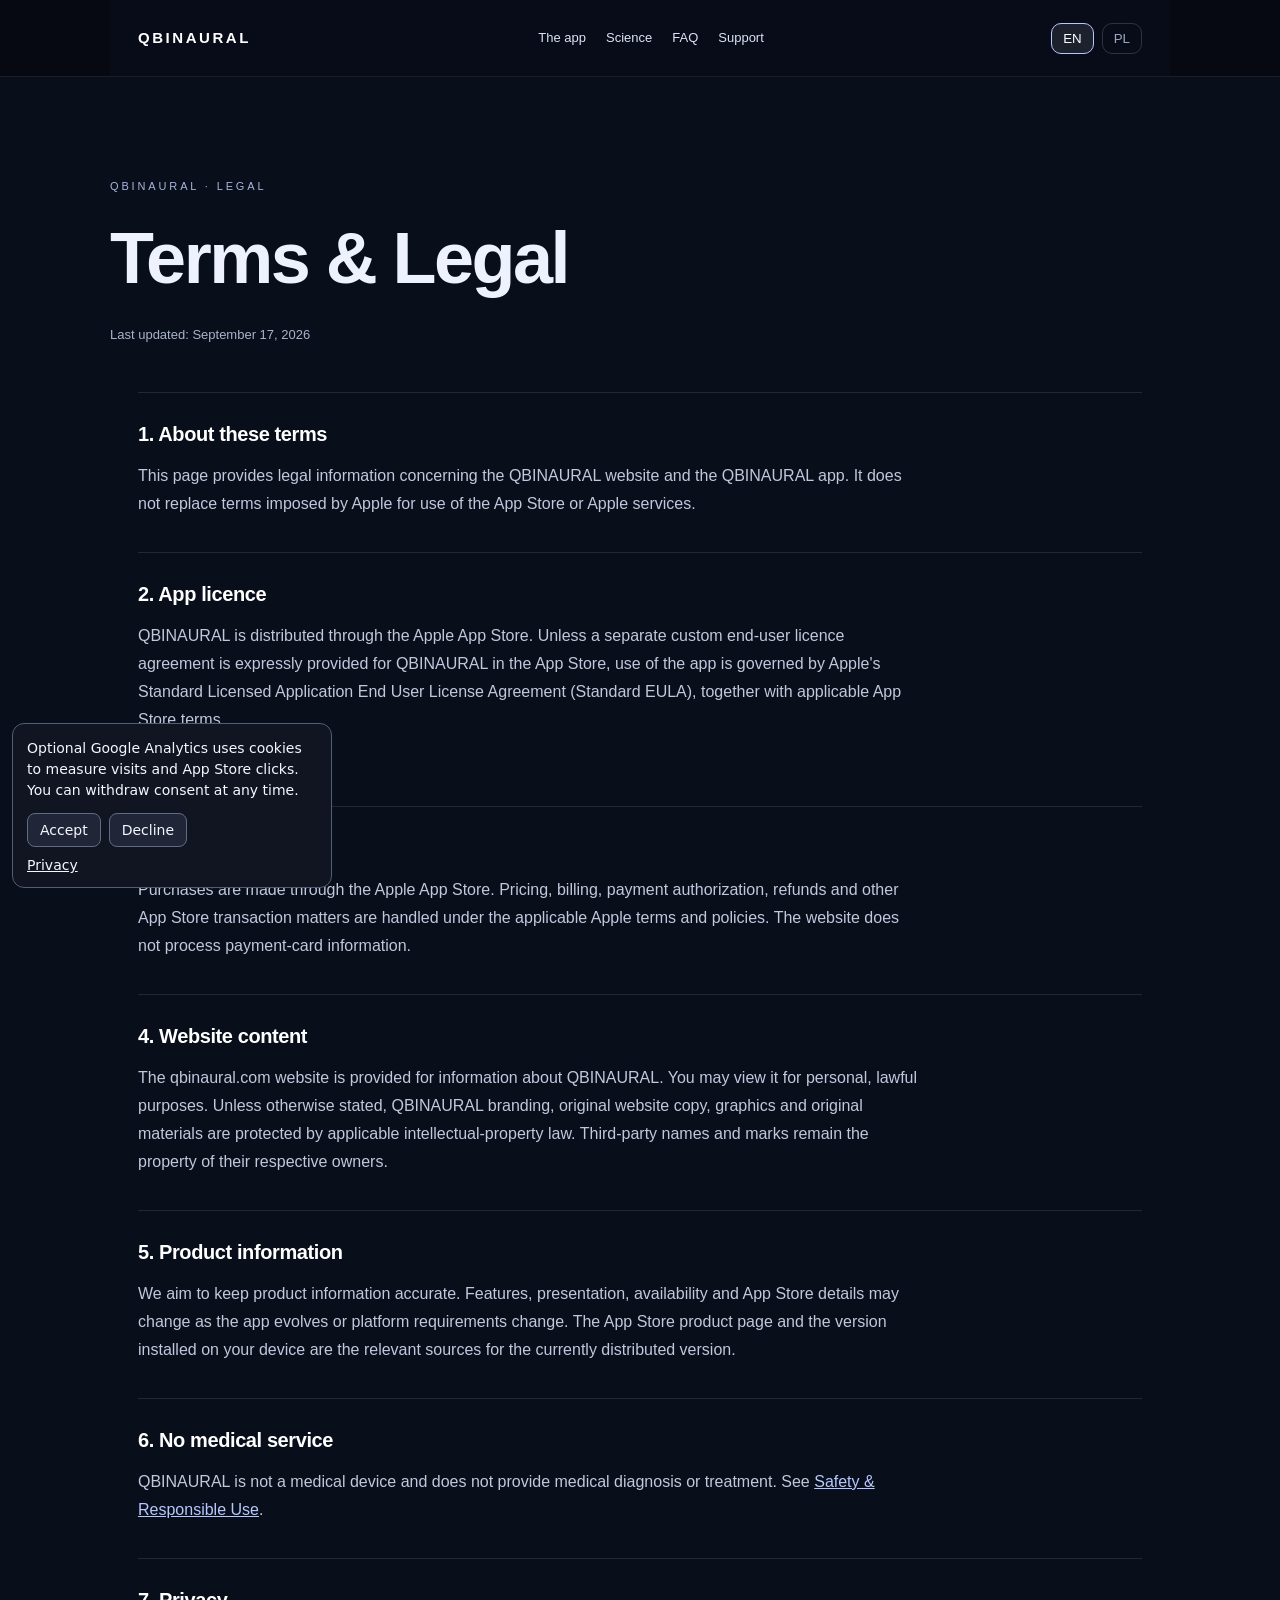
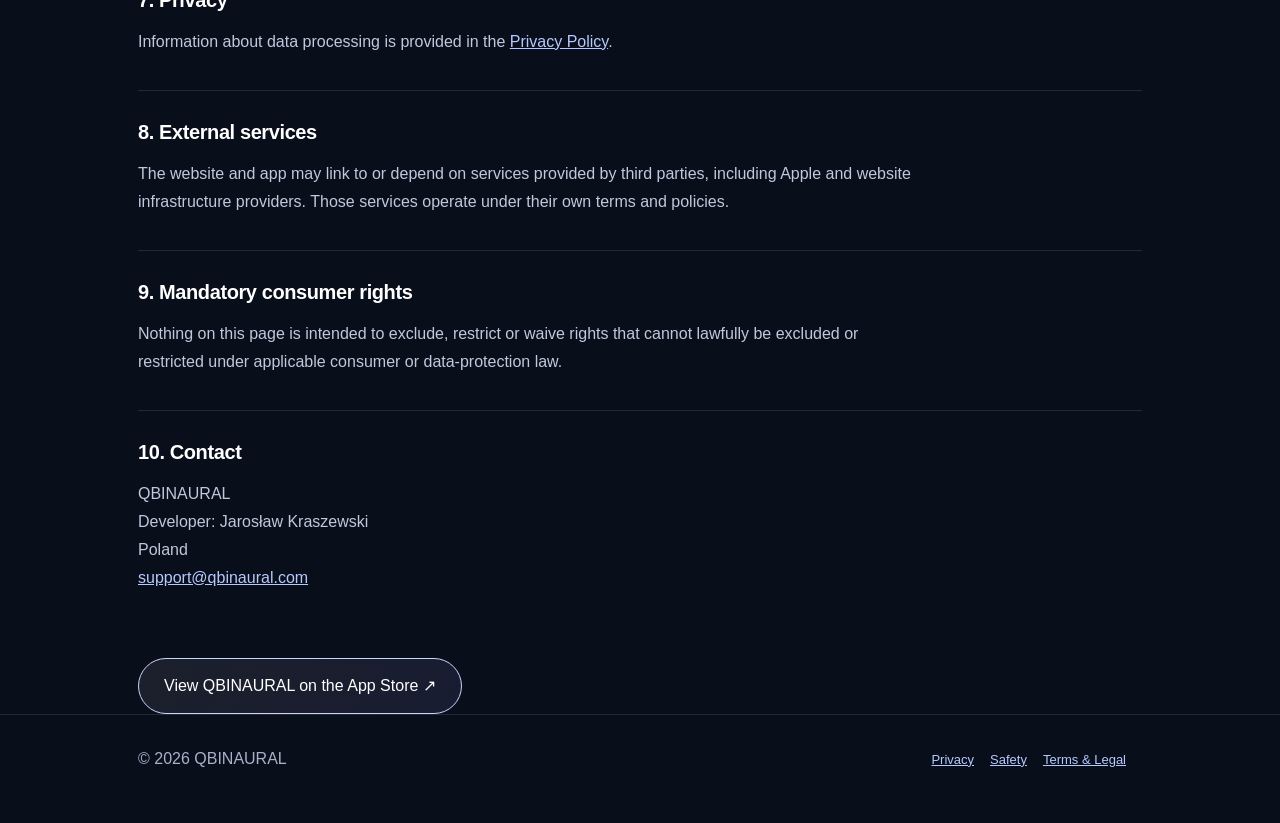
<file: legal/index.html>
<!DOCTYPE html>
<html data-language="en" lang="en"><head><meta charset="utf-8"/><meta content="width=device-width, initial-scale=1" name="viewport"/><meta content="notranslate" name="google"/><meta content="#070a15" name="theme-color"/><title>Terms of Use &amp; Legal Information | QBINAURAL</title><meta content="Find the official QBINAURAL terms of use and legal information for the iPhone binaural beats app." name="description"/><link rel="canonical" href="https://qbinaural.com/legal/?lang=en"><meta content="Terms &amp; Legal | QBINAURAL" property="og:title"/><meta content="website" property="og:type"/><meta content="https://qbinaural.com/legal/" property="og:url"/><style> :root{color-scheme:dark}*{box-sizing:border-box}html{scroll-behavior:smooth}body{margin:0;background:radial-gradient(ellipse 80% 450px at 50% 10%,#1b2040 0%,#090c18 62%,#060812 100%);color:#f1f4ff;font:16px/1.75 Inter,-apple-system,BlinkMacSystemFont,'Segoe UI',sans-serif}.wrap{max-width:1060px;margin:auto;padding:0 28px}a{color:#b6c9ff}header{position:sticky;top:0;z-index:5;background:rgba(7,9,18,.91);backdrop-filter:blur(18px);border-bottom:1px solid #ffffff16}.nav{min-height:76px;display:flex;align-items:center;gap:24px;justify-content:space-between}.brand{font-weight:800;letter-spacing:.17em;color:#fff;text-decoration:none;font-size:15px}.links{display:flex;align-items:center;gap:20px;flex-wrap:wrap}.links a{font-size:13px;text-decoration:none;color:#dce3f7}.langs{display:flex;gap:8px;white-space:nowrap}.langs button{background:none;border:1px solid #ffffff28;border-radius:10px;color:#9ba7c3;padding:7px 11px;cursor:pointer}.langs button[aria-pressed="true"]{color:white;border-color:#b6c9ff;background:#ffffff16}.hero{padding:100px 0 45px}.eyebrow{font-size:11px;letter-spacing:.26em;color:#a6b6dd;text-transform:uppercase}h1{font-size:clamp(38px,6vw,72px);line-height:1.07;letter-spacing:-.055em;max-width:900px;margin:22px 0 25px}.date{font-size:13px;color:#a9b3c9}main{padding-bottom:80px}main section{border-top:1px solid #ffffff1c;padding:24px 0}main h2{font-size:20px;letter-spacing:-.02em;color:#fff;margin:0 0 10px}main p{max-width:780px;color:#c0c8dc;margin:0 0 10px}footer{border-top:1px solid #ffffff1c;padding:30px 0 50px;color:#a7b1c8}.foot{display:flex;flex-wrap:wrap;justify-content:space-between;gap:18px}.foot a{margin-right:16px;font-size:13px}.appstore{display:inline-block;margin-top:32px;border:1px solid #c8d7ff;padding:13px 25px;border-radius:50px;text-decoration:none;color:#fff;background:linear-gradient(120deg,#ffffff13,#a6a0ff19)}[data-lang]{display:none}html[data-language="en"] [data-lang="en"],html[data-language="pl"] [data-lang="pl"]{display:block}.links [data-lang],.foot [data-lang]{display:none}html[data-language="en"] .links [data-lang="en"],html[data-language="pl"] .links [data-lang="pl"],html[data-language="en"] .foot [data-lang="en"],html[data-language="pl"] .foot [data-lang="pl"]{display:inline}@media(max-width:720px){.nav{flex-wrap:wrap;padding:14px 20px;gap:10px}.links{gap:12px}.links a{font-size:12px}.hero{padding:65px 0 30px}.wrap{padding:0 22px}} </style><script>try{let l=new URLSearchParams(location.search).get('lang')||localStorage.getItem('qb-language')||((navigator.language||'en').startsWith('pl')?'pl':'en');document.documentElement.dataset.language=l==='pl'?'pl':'en';document.documentElement.lang=document.documentElement.dataset.language}catch(e){}</script><style>
/* Shared premium navigation and legal readability */
html{scroll-behavior:smooth}body{background:#090e1b!important;color:#eef2ff!important}
nav{background:rgba(9,14,27,.92)!important;backdrop-filter:blur(18px)}
a:focus-visible,button:focus-visible{outline:2px solid #b8b1ff!important;outline-offset:4px}
.legalhero h1,h1{line-height:1.12!important;letter-spacing:-.035em!important;text-shadow:none!important}
.legal section{margin-bottom:2.4rem!important}.legal p{line-height:1.8!important}
@media(max-width:720px){h1{overflow-wrap:break-word!important}}
</style><link href="https://qbinaural.com/legal/?lang=pl" hreflang="pl" rel="alternate"/><link href="https://qbinaural.com/legal/?lang=en" hreflang="en" rel="alternate"/><link href="https://qbinaural.com/legal/?lang=en" hreflang="x-default" rel="alternate"/><script defer src="/assets/analytics.js"></script>
</head><body><header><nav class="nav wrap"><a class="brand" href="../">QBINAURAL</a><div class="links"><a href="../#experience"><span data-lang="en">The app</span><span data-lang="pl">Aplikacja</span></a><a href="../science/"><span data-lang="en">Science</span><span data-lang="pl">Nauka</span></a><a href="../#questions">FAQ</a><a href="mailto:support@qbinaural.com"><span data-lang="en">Support</span><span data-lang="pl">Pomoc</span></a></div><div class="langs"><button data-set="en" lang="en" translate="no" type="button">EN</button><button data-set="pl" lang="pl" translate="no" type="button">PL</button></div></nav></header><div class="hero wrap"><div data-lang="en"><div class="eyebrow">QBINAURAL · LEGAL</div><h1>Terms &amp; Legal</h1><div class="date">Last updated: September 17, 2026</div></div><div data-lang="pl"><div class="eyebrow">QBINAURAL · INFORMACJE PRAWNE</div><h1>Warunki i informacje prawne</h1><div class="date">Ostatnia aktualizacja: 17 września 2026 r.</div></div></div><main class="wrap"><div data-lang="en"><section><h2>1. About these terms</h2><p>This page provides legal information concerning the QBINAURAL website and the QBINAURAL app. It does not replace terms imposed by Apple for use of the App Store or Apple services.</p></section><section><h2>2. App licence</h2><p>QBINAURAL is distributed through the Apple App Store. Unless a separate custom end-user licence agreement is expressly provided for QBINAURAL in the App Store, use of the app is governed by Apple's Standard Licensed Application End User License Agreement (Standard EULA), together with applicable App Store terms.<p><a href="https://www.apple.com/legal/internet-services/itunes/dev/stdeula/">Apple Standard EULA</a></p></p></section><section><h2>3. Purchase</h2><p>Purchases are made through the Apple App Store. Pricing, billing, payment authorization, refunds and other App Store transaction matters are handled under the applicable Apple terms and policies. The website does not process payment-card information.</p></section><section><h2>4. Website content</h2><p>The qbinaural.com website is provided for information about QBINAURAL. You may view it for personal, lawful purposes. Unless otherwise stated, QBINAURAL branding, original website copy, graphics and original materials are protected by applicable intellectual-property law. Third-party names and marks remain the property of their respective owners.</p></section><section><h2>5. Product information</h2><p>We aim to keep product information accurate. Features, presentation, availability and App Store details may change as the app evolves or platform requirements change. The App Store product page and the version installed on your device are the relevant sources for the currently distributed version.</p></section><section><h2>6. No medical service</h2><p>QBINAURAL is not a medical device and does not provide medical diagnosis or treatment. See <a href="../safety/">Safety &amp; Responsible Use</a>.</p></section><section><h2>7. Privacy</h2><p>Information about data processing is provided in the <a href="../privacy/">Privacy Policy</a>.</p></section><section><h2>8. External services</h2><p>The website and app may link to or depend on services provided by third parties, including Apple and website infrastructure providers. Those services operate under their own terms and policies.</p></section><section><h2>9. Mandatory consumer rights</h2><p>Nothing on this page is intended to exclude, restrict or waive rights that cannot lawfully be excluded or restricted under applicable consumer or data-protection law.</p></section><section><h2>10. Contact</h2><p>QBINAURAL<br/>Developer: Jarosław Kraszewski<br/>Poland<br/><a href="mailto:support@qbinaural.com">support@qbinaural.com</a></p></section></div><div data-lang="pl"><section><h2>1. O tych warunkach</h2><p>Ta strona zawiera informacje prawne dotyczące serwisu QBINAURAL i aplikacji QBINAURAL. Nie zastępuje warunków Apple dotyczących korzystania z App Store ani usług Apple.</p></section><section><h2>2. Licencja aplikacji</h2><p>QBINAURAL jest dystrybuowany przez Apple App Store. Jeżeli w App Store nie zostanie wyraźnie udostępniona odrębna niestandardowa umowa licencyjna dla QBINAURAL, korzystanie z aplikacji podlega standardowej umowie licencyjnej Apple dla aplikacji (Standard EULA) oraz właściwym warunkom App Store.<p><a href="https://www.apple.com/legal/internet-services/itunes/dev/stdeula/">Apple Standard EULA</a></p></p></section><section><h2>3. Zakup</h2><p>Zakup odbywa się za pośrednictwem Apple App Store. Cena, rozliczenie, autoryzacja płatności, zwroty oraz pozostałe kwestie transakcyjne App Store podlegają właściwym warunkom i zasadom Apple. Strona internetowa nie przetwarza danych kart płatniczych.</p></section><section><h2>4. Treści strony</h2><p>Serwis qbinaural.com służy do przekazywania informacji o QBINAURAL. Można z niego korzystać w celach osobistych i zgodnych z prawem. O ile nie wskazano inaczej, branding QBINAURAL, oryginalne teksty strony, grafiki i materiały są chronione przez właściwe przepisy dotyczące własności intelektualnej. Nazwy i oznaczenia podmiotów trzecich pozostają własnością ich odpowiednich właścicieli.</p></section><section><h2>5. Informacje o produkcie</h2><p>Dążymy do utrzymywania aktualnych informacji o produkcie. Funkcje, wygląd, dostępność i informacje App Store mogą zmieniać się wraz z rozwojem aplikacji lub wymaganiami platformy. Strona produktu w App Store oraz wersja zainstalowana na urządzeniu są właściwym źródłem informacji o aktualnie dystrybuowanej wersji.</p></section><section><h2>6. Brak świadczeń medycznych</h2><p>QBINAURAL nie jest wyrobem medycznym i nie zapewnia diagnozy ani leczenia medycznego. Zobacz <a href="../safety/">Bezpieczeństwo i odpowiedzialne korzystanie</a>.</p></section><section><h2>7. Prywatność</h2><p>Informacje dotyczące przetwarzania danych znajdują się w <a href="../privacy/">Polityce prywatności</a>.</p></section><section><h2>8. Usługi zewnętrzne</h2><p>Strona i aplikacja mogą zawierać odnośniki do usług podmiotów trzecich lub zależeć od takich usług, w tym Apple i dostawców infrastruktury strony. Usługi te działają na podstawie własnych warunków i zasad.</p></section><section><h2>9. Bezwzględnie obowiązujące prawa konsumenta</h2><p>Żadne postanowienie tej strony nie ma na celu wyłączenia, ograniczenia ani zrzeczenia się praw, których zgodnie z obowiązującymi przepisami prawa konsumenckiego lub ochrony danych nie można skutecznie wyłączyć ani ograniczyć.</p></section><section><h2>10. Kontakt</h2><p>QBINAURAL<br/>Deweloper: Jarosław Kraszewski<br/>Polska<br/><a href="mailto:support@qbinaural.com">support@qbinaural.com</a></p></section></div><a class="appstore" href="https://apps.apple.com/us/app/qbinaural/id6816953392?l=en" rel="noopener"><span data-lang="en">View QBINAURAL on the App Store ↗</span><span data-lang="pl">Zobacz QBINAURAL w App Store ↗</span></a></main><footer><div class="foot wrap"><span>© 2026 QBINAURAL</span><div><a href="../privacy/"><span data-lang="en">Privacy</span><span data-lang="pl">Prywatność</span></a><a href="../safety/"><span data-lang="en">Safety</span><span data-lang="pl">Bezpieczeństwo</span></a><a href="../legal/"><span data-lang="en">Terms &amp; Legal</span><span data-lang="pl">Warunki i informacje prawne</span></a></div></div></footer><script>(()=>{const root=document.documentElement;function set(l){root.dataset.language=l;root.lang=l;try{localStorage.setItem('qb-language',l)}catch(e){}document.querySelectorAll('[data-set]').forEach(b=>b.setAttribute('aria-pressed',String(b.dataset.set===l)));document.querySelectorAll('a[href]').forEach(a=>{let h=a.getAttribute('href');if(!h||h.startsWith('#')||h.startsWith('mailto:')||h.startsWith('https:'))return;let u;try{u=new URL(h,location.href)}catch(e){return}u.searchParams.set('lang',l);a.href=u.pathname+u.search+u.hash;})}document.querySelectorAll('[data-set]').forEach(b=>b.addEventListener('click',()=>set(b.dataset.set)));set(root.dataset.language==='pl'?'pl':'en');})();</script><script id="qb-locale-quality-fixes">(function(){'use strict';
const root=document.documentElement;
const titles={pl:"Warunki użytkowania i informacje prawne | QBINAURAL",en:"Terms of Use & Legal Information | QBINAURAL"};
const descriptions={pl:"Sprawdź oficjalne warunki użytkowania oraz informacje prawne dotyczące aplikacji QBINAURAL na iPhone'a.",en:"Find the official QBINAURAL terms of use and legal information for the iPhone binaural beats app."};
const page="/legal/";
function apply(){
 const lang=root.dataset.language==='pl'||root.lang==='pl'?'pl':'en';
 document.title=titles[lang];
 let description=document.querySelector('meta[name="description"]');
 if(!description){description=document.createElement('meta');description.name='description';document.head.appendChild(description)}
 description.content=descriptions[lang];
 let canonical=document.querySelector('link[rel="canonical"]');
 if(!canonical){canonical=document.createElement('link');canonical.rel='canonical';document.head.appendChild(canonical)}
 canonical.href='https://qbinaural.com'+page+'?lang='+lang;
 document.querySelectorAll('a[href*="apps.apple.com"]').forEach(a=>{
  a.href=lang==='pl'?'https://apps.apple.com/pl/app/qbinaural/id6816953392?l=pl':'https://apps.apple.com/us/app/qbinaural/id6816953392?l=en';
  if(a.hasAttribute('aria-label'))a.setAttribute('aria-label',lang==='pl'?'QBINAURAL w App Store':'QBINAURAL on the App Store');
 });
 document.querySelectorAll('img[data-store-badge]').forEach(img=>{
  const src='/assets/app-store-'+lang+'.svg';if(img.getAttribute('src')!==src)img.setAttribute('src',src);
  img.alt=lang==='pl'?'Pobierz w App Store':'Download on the App Store';
  const fallback=img.nextElementSibling;if(fallback?.classList.contains('badge-fallback'))fallback.textContent=lang==='pl'?'Pobierz w App Store':'Download on the App Store';
 });
 const prev=document.getElementById('screen-prev'),next=document.getElementById('screen-next'),tap=document.getElementById('phone-tap-next');
 if(prev)prev.setAttribute('aria-label',lang==='pl'?'Poprzedni ekran':'Previous screen');
 if(next)next.setAttribute('aria-label',lang==='pl'?'Następny ekran':'Next screen');
 if(tap){tap.setAttribute('aria-label',lang==='pl'?'Następny ekran podglądu':'Next preview screen');const sr=tap.querySelector('.sr-only');if(sr)sr.textContent=lang==='pl'?'Następny ekran podglądu':'Next preview screen'}
 document.querySelectorAll('a[data-i18n="navSupport"]').forEach(a=>a.textContent=lang==='pl'?'Pomoc':'Support');
}
let pending=false;function schedule(){if(pending)return;pending=true;queueMicrotask(()=>{pending=false;apply()})}
new MutationObserver(schedule).observe(root,{attributes:true,attributeFilter:['lang','data-language']});
document.addEventListener('DOMContentLoaded',apply);apply();
})();</script></body></html>
</file>
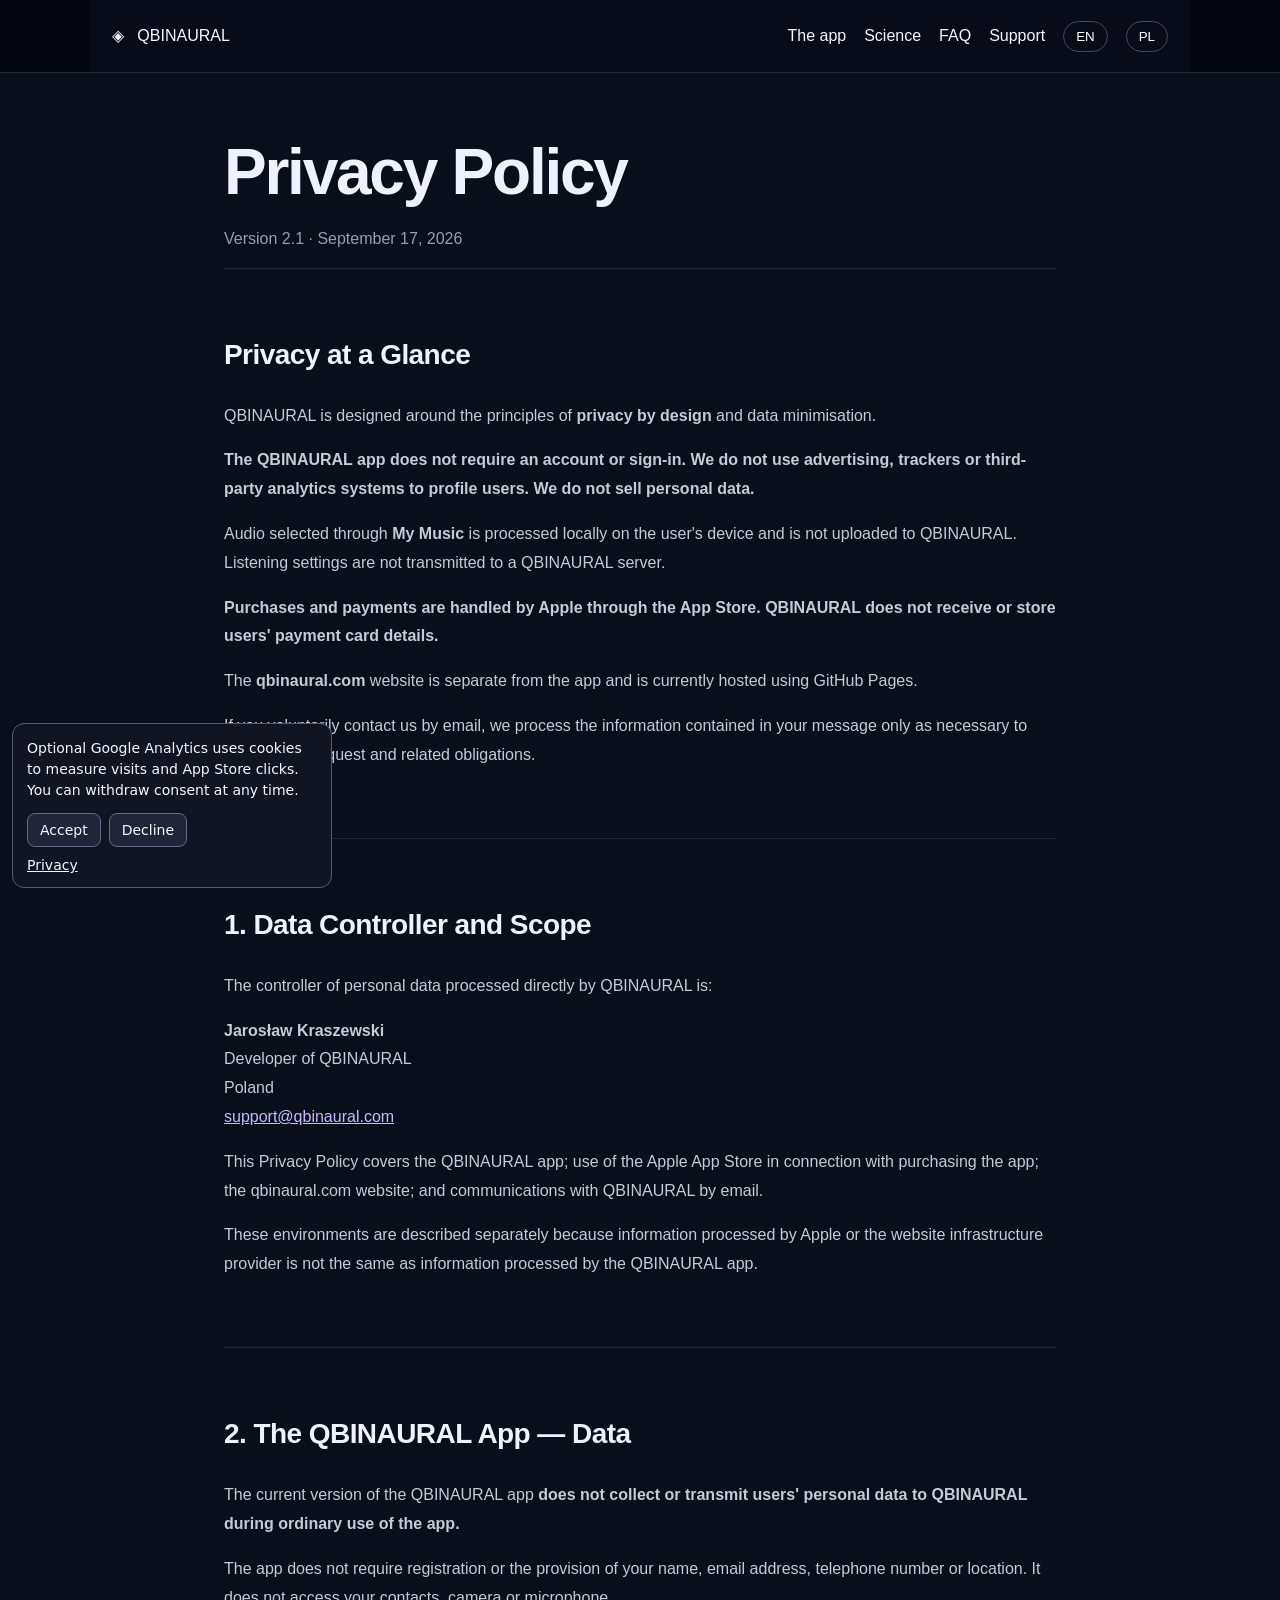
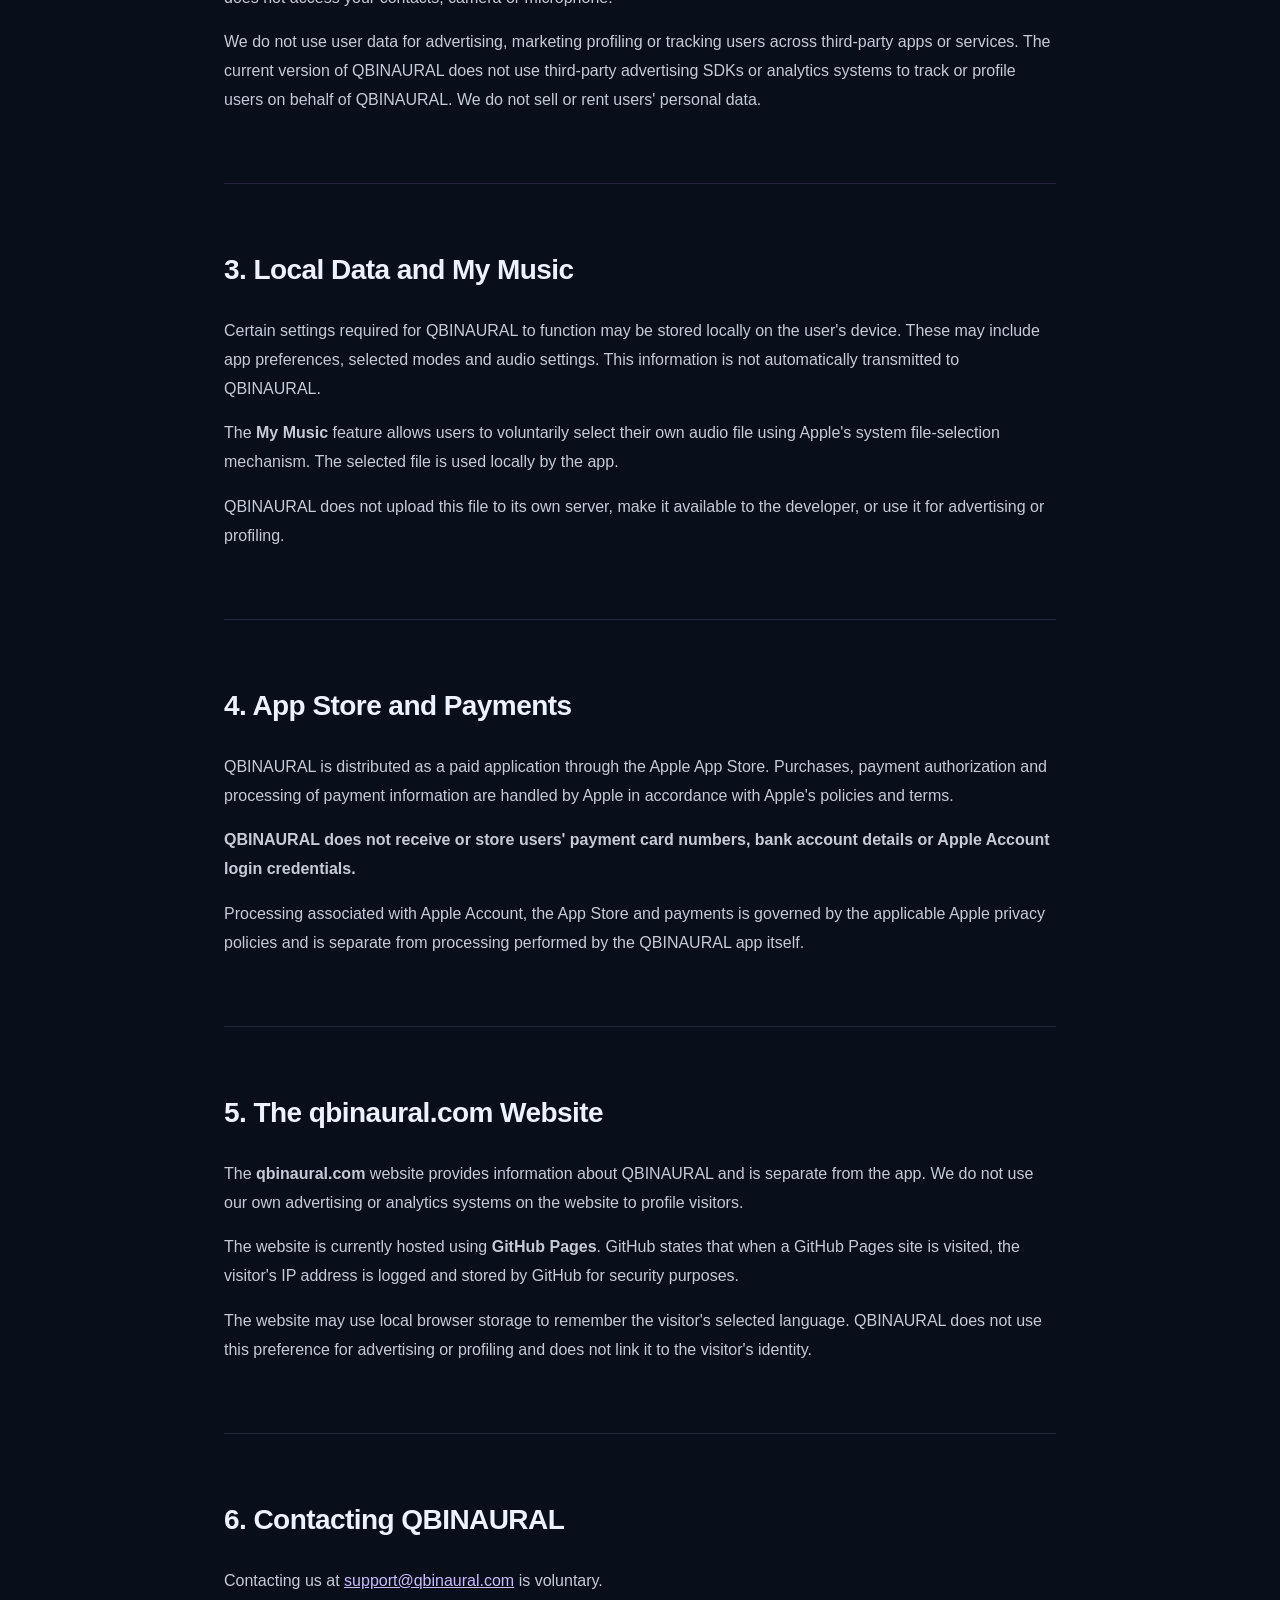
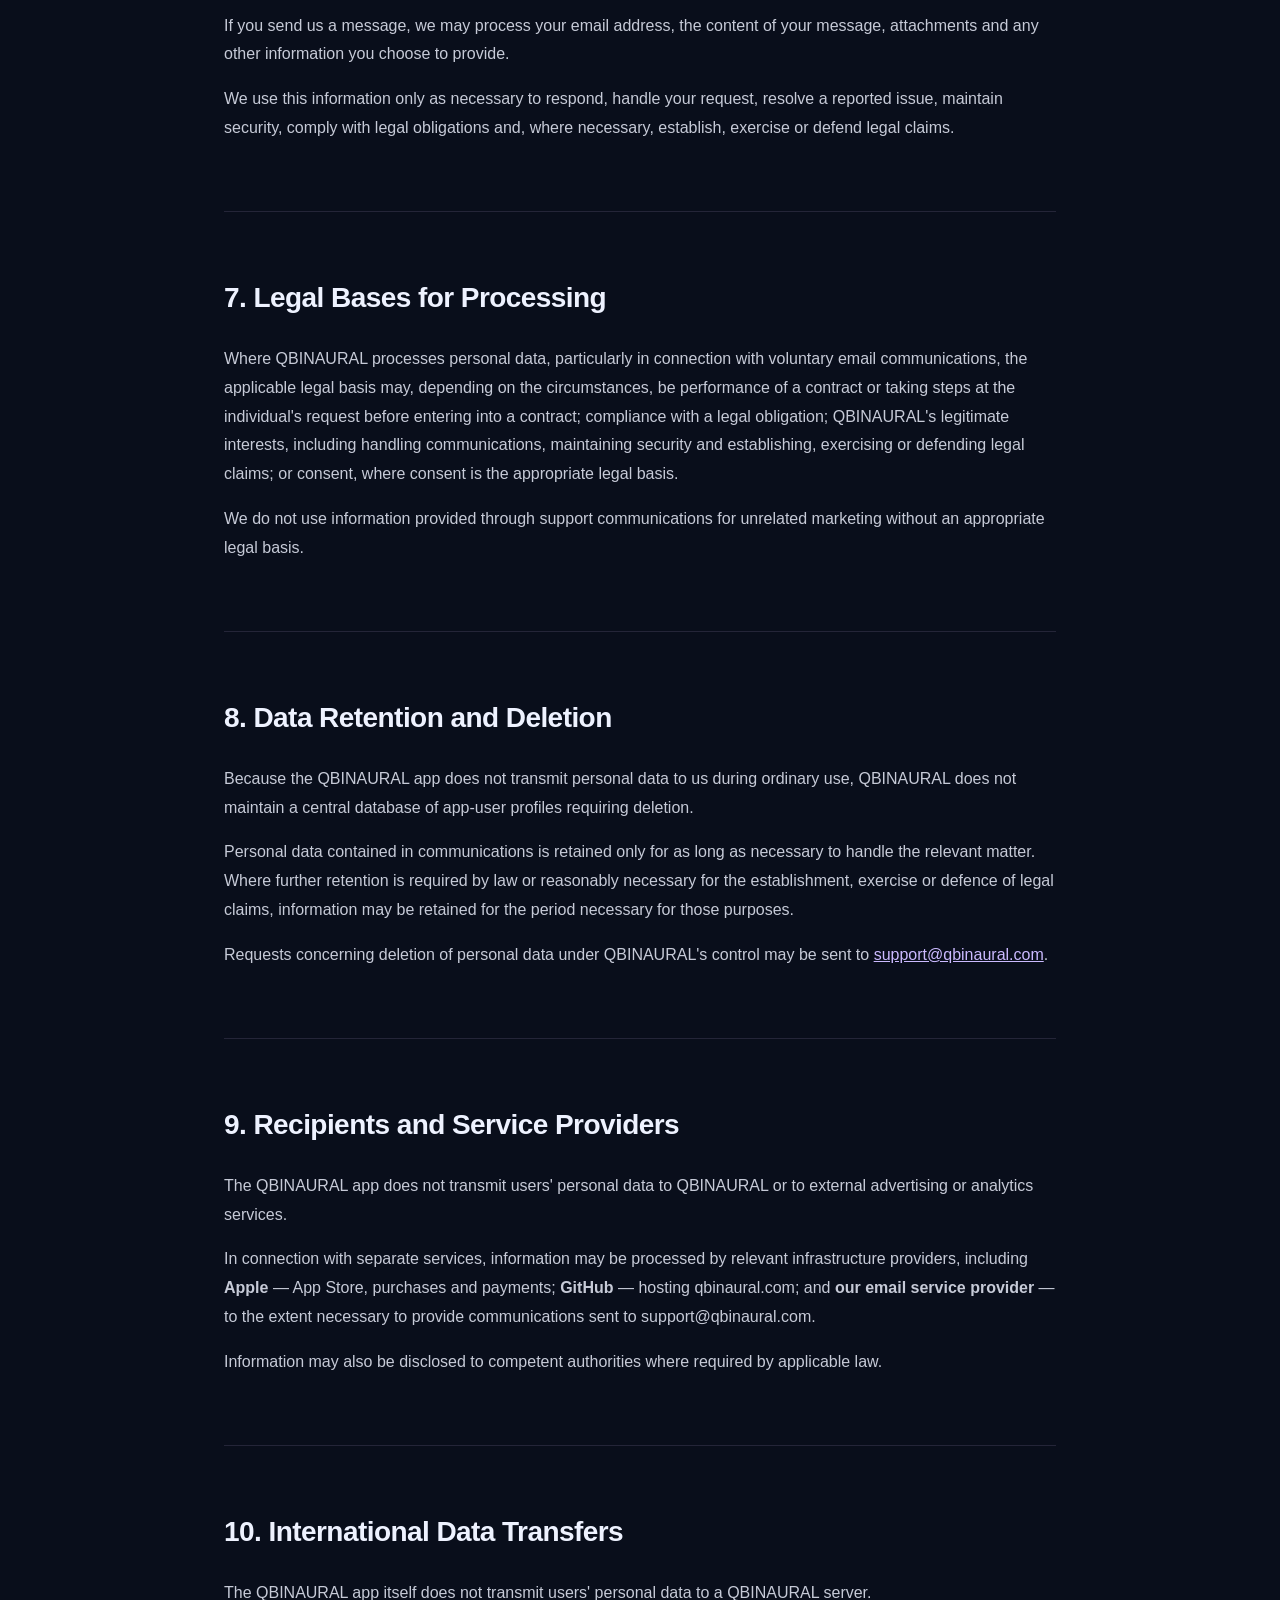
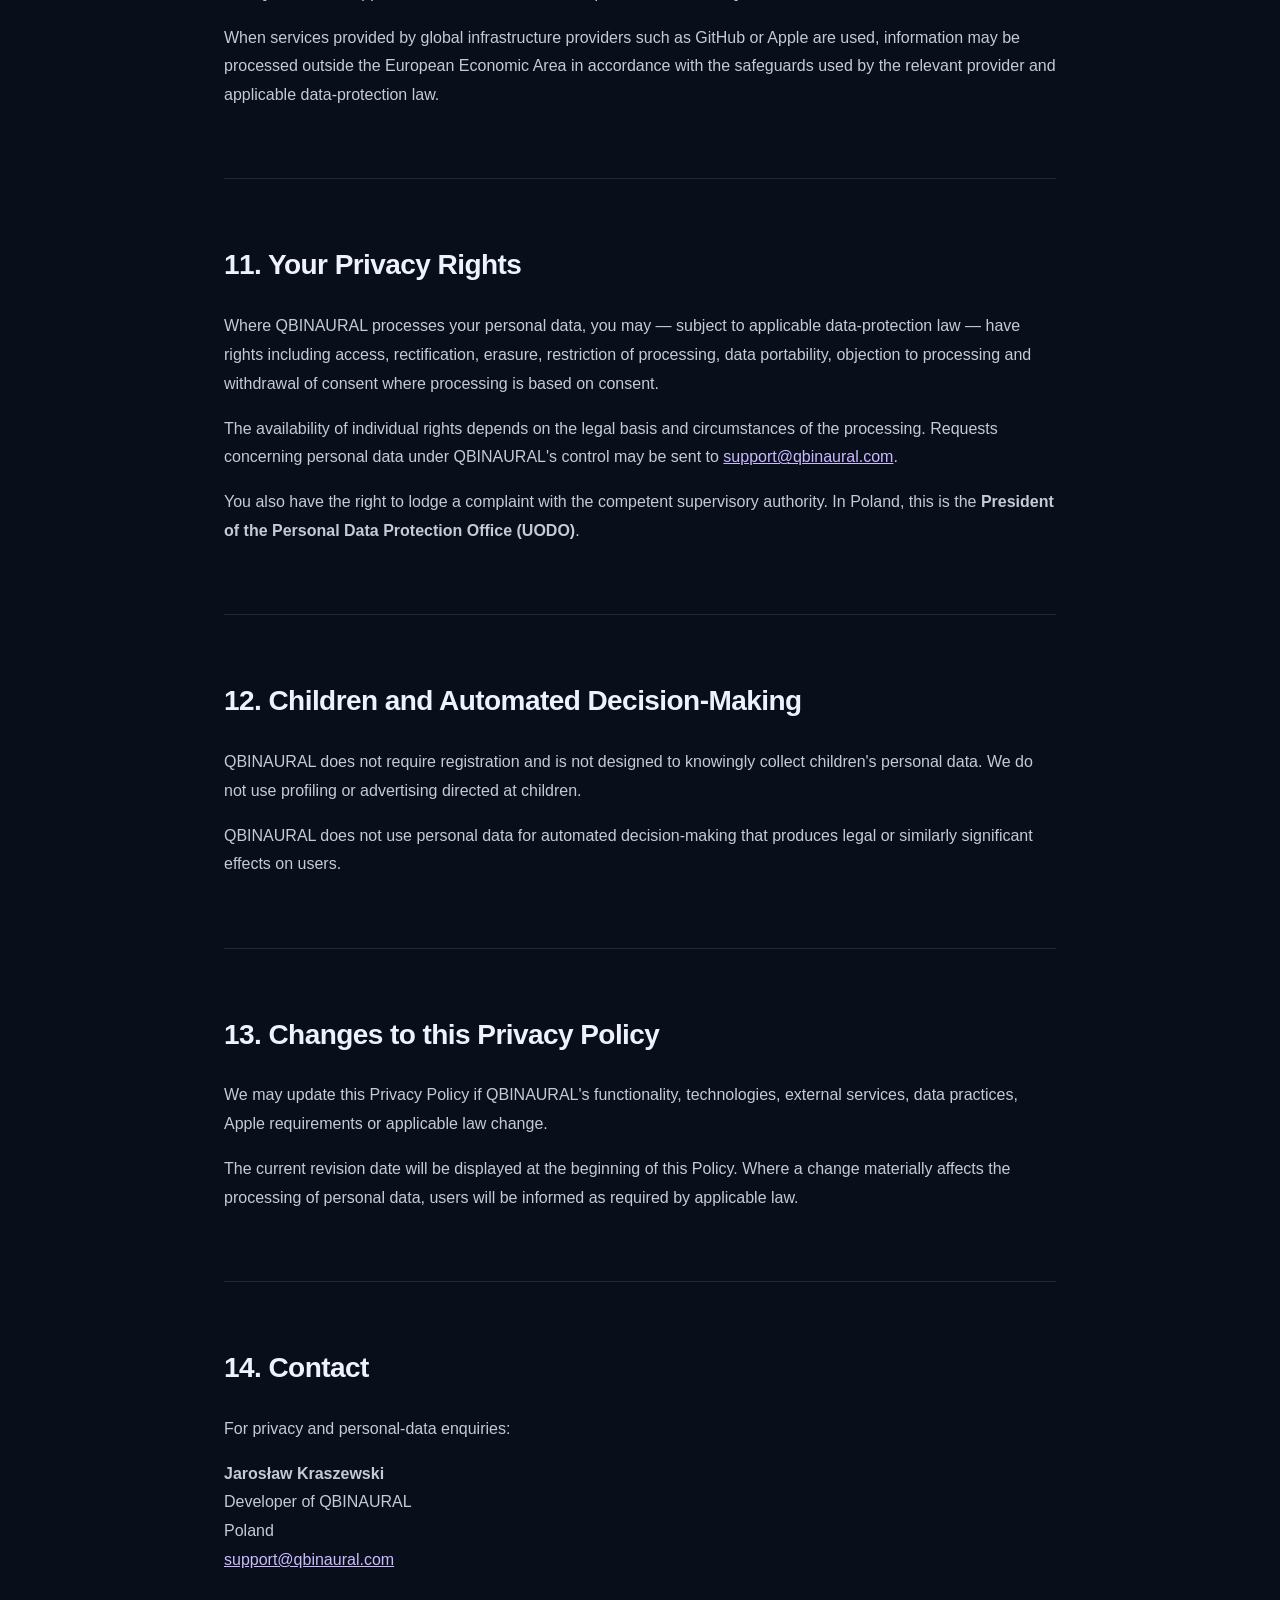
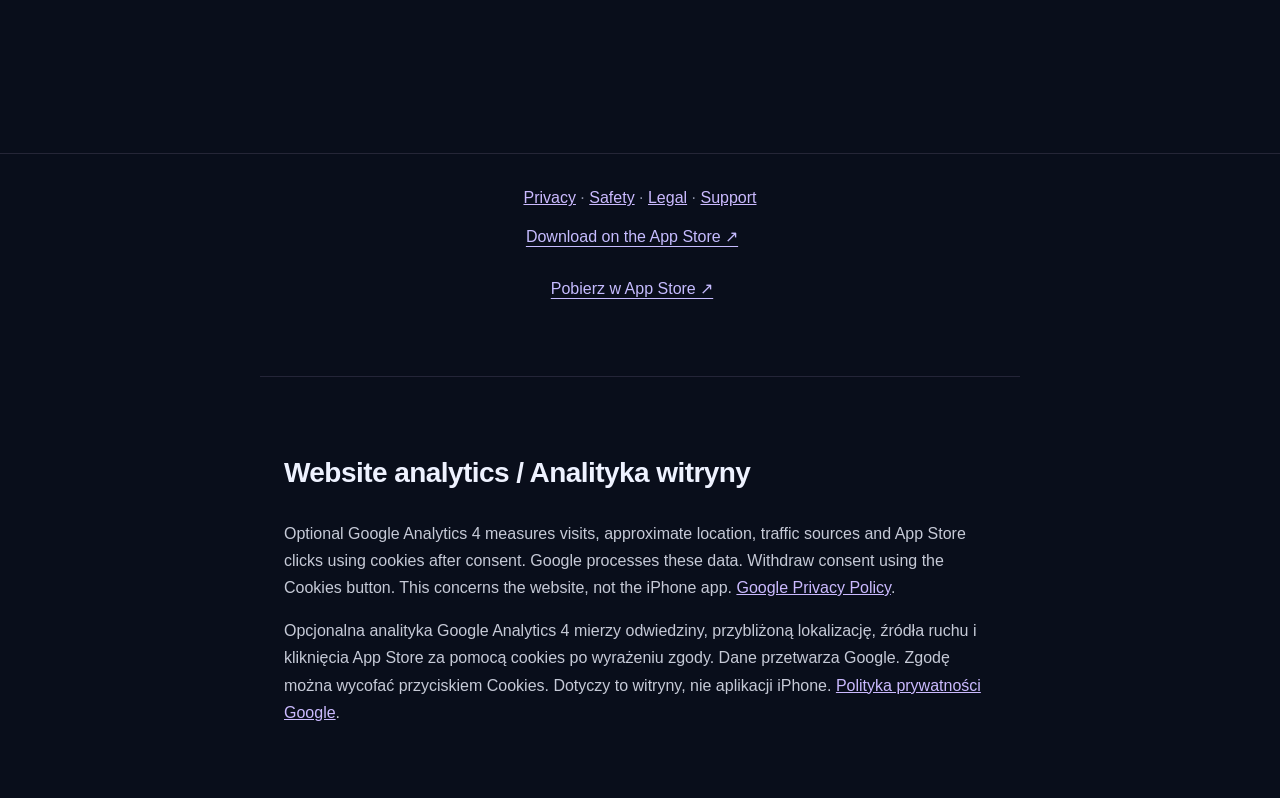
<file: privacy/index.html>
<!DOCTYPE html>
<html data-language="en" lang="en"><head>
<meta content="notranslate" name="google"/><meta charset="utf-8"/><meta content="width=device-width,initial-scale=1" name="viewport"/><meta content="Read the official QBINAURAL privacy policy and learn how the iPhone app approaches personal information, privacy and data handling." name="description"/>
<title>Privacy Policy for the QBINAURAL App | QBINAURAL</title><style>:root{color-scheme:dark}*{box-sizing:border-box}body{margin:0;background:#050711;color:#f5f7fe;font-family:-apple-system,BlinkMacSystemFont,"Segoe UI",sans-serif;line-height:1.7}header{position:sticky;top:0;z-index:5;background:rgba(5,7,17,.93);border-bottom:1px solid #252637;backdrop-filter:blur(18px)}nav{max-width:1100px;margin:auto;min-height:72px;padding:14px 22px;display:flex;align-items:center;justify-content:space-between;gap:20px}a{color:#cbbaff}nav a{color:#f5f7fe;text-decoration:none}nav .links{display:flex;gap:18px;align-items:center;flex-wrap:wrap}button{background:transparent;border:1px solid #47475a;color:white;border-radius:24px;padding:7px 12px;cursor:pointer}main{max-width:880px;margin:0 auto;padding:64px 24px 110px}h1{font-size:clamp(38px,5vw,65px);line-height:1.1;letter-spacing:-.045em;margin:0 0 10px}h2{font-size:clamp(21px,2.6vw,28px);letter-spacing:-.02em;margin-top:48px}p,li{color:#c6cad7}section{border-top:1px solid #242538;padding:14px 0}.meta{color:#989db1}footer{padding:30px 24px;border-top:1px solid #252637;text-align:center;color:#8b91a7}[data-lang]{display:none}html[data-language="en"] [data-lang="en"],html[data-language="pl"] [data-lang="pl"]{display:block}@media(max-width:640px){nav{flex-wrap:wrap}nav .links{gap:12px;font-size:13px}main{padding-top:36px}}</style><link rel="canonical" href="https://qbinaural.com/privacy/?lang=en">
<meta content="https://qbinaural.com/assets/qbinaural-og-1200x630.png" property="og:image"/>
<style>.qb-appstore-fixed{display:inline-block;margin:12px 16px 12px 0;color:#c6bcff;text-decoration:underline;text-underline-offset:4px}</style><style>
/* Shared premium navigation and legal readability */
html{scroll-behavior:smooth}body{background:#090e1b!important;color:#eef2ff!important}
nav{background:rgba(9,14,27,.92)!important;backdrop-filter:blur(18px)}
a:focus-visible,button:focus-visible{outline:2px solid #b8b1ff!important;outline-offset:4px}
.legalhero h1,h1{line-height:1.12!important;letter-spacing:-.035em!important;text-shadow:none!important}
.legal section{margin-bottom:2.4rem!important}.legal p{line-height:1.8!important}
@media(max-width:720px){h1{overflow-wrap:break-word!important}}
</style><link href="https://qbinaural.com/privacy/?lang=pl" hreflang="pl" rel="alternate"/><link href="https://qbinaural.com/privacy/?lang=en" hreflang="en" rel="alternate"/><link href="https://qbinaural.com/privacy/?lang=en" hreflang="x-default" rel="alternate"/><script defer src="/assets/analytics.js"></script>
</head><body><header><nav><a href="../">◈   QBINAURAL</a><div class="links"><a data-lang="en" href="../#experience">The app</a><a data-lang="pl" href="../#experience">Aplikacja</a><a data-lang="en" href="../science/">Science</a><a data-lang="pl" href="../science/">Nauka</a><a href="../#questions">FAQ</a><a data-lang="en" href="mailto:support@qbinaural.com">Support</a><a data-lang="pl" href="mailto:support@qbinaural.com">Pomoc</a><button data-set="en" translate="no">EN</button><button data-set="pl" translate="no">PL</button></div></nav></header><main><div data-lang="pl"><h1>Polityka prywatności</h1><p class="meta">Wersja 2.1 · 17 września 2026</p></div><div data-lang="en"><h1>Privacy Policy</h1><p class="meta">Version 2.1 · September 17, 2026</p></div><div class="wrap legal"><div data-lang="pl">
<section><h2>Privacy at a Glance — prywatność w skrócie</h2>
<p>QBINAURAL został zaprojektowany zgodnie z zasadami <strong>privacy by design</strong> i minimalizacji danych.</p>
<p><strong>Aplikacja QBINAURAL nie wymaga konta ani logowania. Nie wykorzystujemy reklam, trackerów ani zewnętrznych systemów analitycznych do profilowania użytkowników. Nie sprzedajemy danych osobowych.</strong></p>
<p>Muzyka wybrana przez funkcję <strong>My Music</strong> jest przetwarzana lokalnie na urządzeniu i nie jest przesyłana do QBINAURAL. Ustawienia odsłuchu również nie są przesyłane na serwer QBINAURAL.</p>
<p><strong>Zakup aplikacji i płatność są obsługiwane przez Apple za pośrednictwem App Store. QBINAURAL nie otrzymuje ani nie przechowuje danych kart płatniczych użytkowników.</strong></p>
<p>Strona <strong>qbinaural.com</strong> jest odrębna od aplikacji i jest obecnie hostowana przy użyciu GitHub Pages.</p>
<p>Jeżeli użytkownik dobrowolnie skontaktuje się z nami przez e-mail, przetwarzamy informacje zawarte w wiadomości wyłącznie w zakresie niezbędnym do obsługi zapytania i związanych z nim obowiązków.</p>
</section>
<section><h2>1. Administrator danych i zakres Polityki</h2>
<p>Administratorem danych osobowych przetwarzanych bezpośrednio przez QBINAURAL jest:</p>
<p><strong>Jarosław Kraszewski</strong><br/>Developer of QBINAURAL<br/>Poland<br/><a href="mailto:support@qbinaural.com">support@qbinaural.com</a></p>
<p>Niniejsza Polityka obejmuje: aplikację QBINAURAL; korzystanie z Apple App Store w związku z zakupem aplikacji; stronę qbinaural.com; oraz kontakt z QBINAURAL za pośrednictwem poczty elektronicznej.</p>
<p>Procesy te są opisane oddzielnie, ponieważ dane przetwarzane przez Apple lub dostawcę infrastruktury strony nie są tym samym co dane przetwarzane przez aplikację QBINAURAL.</p>
</section>
<section><h2>2. Aplikacja QBINAURAL — dane</h2>
<p>W aktualnej wersji aplikacja QBINAURAL <strong>nie zbiera ani nie przesyła do QBINAURAL danych osobowych użytkownika podczas zwykłego korzystania z aplikacji.</strong></p>
<p>Aplikacja nie wymaga rejestracji ani podawania imienia i nazwiska, adresu e-mail, numeru telefonu lub lokalizacji. Nie uzyskuje dostępu do kontaktów, aparatu ani mikrofonu.</p>
<p>Nie wykorzystujemy danych użytkownika do reklamy, profilowania marketingowego ani śledzenia użytkownika pomiędzy aplikacjami lub usługami innych podmiotów. Aktualna wersja QBINAURAL nie wykorzystuje zewnętrznych SDK reklamowych ani systemów analitycznych służących QBINAURAL do śledzenia lub profilowania użytkowników. Nie sprzedajemy ani nie wynajmujemy danych osobowych użytkowników.</p>
</section>
<section><h2>3. Dane lokalne i My Music</h2>
<p>Niektóre ustawienia potrzebne do działania QBINAURAL mogą być przechowywane lokalnie na urządzeniu użytkownika. Mogą obejmować preferencje aplikacji, wybrane tryby oraz ustawienia dźwięku. Informacje te nie są automatycznie przesyłane do QBINAURAL.</p>
<p>Funkcja <strong>My Music</strong> pozwala użytkownikowi dobrowolnie wybrać własny plik audio za pomocą systemowego mechanizmu wyboru plików Apple. Wybrany plik jest wykorzystywany lokalnie przez aplikację.</p>
<p>QBINAURAL nie przesyła tego pliku na własny serwer, nie udostępnia go deweloperowi i nie wykorzystuje go do reklamy ani profilowania.</p>
</section>
<section><h2>4. App Store i płatności</h2>
<p>QBINAURAL jest dystrybuowany jako płatna aplikacja za pośrednictwem Apple App Store. Zakup, autoryzacja płatności i przetwarzanie danych płatniczych są realizowane przez Apple zgodnie z zasadami i warunkami Apple.</p>
<p><strong>QBINAURAL nie otrzymuje ani nie przechowuje numerów kart płatniczych użytkowników, danych ich rachunków bankowych ani danych logowania do Apple Account.</strong></p>
<p>Przetwarzanie danych związanych z Apple Account, App Store i płatnościami odbywa się zgodnie z właściwymi zasadami prywatności Apple i jest odrębne od przetwarzania wykonywanego przez samą aplikację QBINAURAL.</p>
</section>
<section><h2>5. Strona qbinaural.com</h2>
<p>Strona <strong>qbinaural.com</strong> pełni funkcję informacyjną dotyczącą QBINAURAL i jest odrębna od aplikacji. Nie wykorzystujemy na niej własnych systemów reklamowych ani analitycznych QBINAURAL do profilowania odwiedzających.</p>
<p>Strona jest obecnie hostowana za pomocą <strong>GitHub Pages</strong>. GitHub informuje, że podczas odwiedzania witryny GitHub Pages adres IP odwiedzającego jest rejestrowany i przechowywany przez GitHub dla celów bezpieczeństwa.</p>
<p>Strona może wykorzystywać lokalną pamięć przeglądarki do zapamiętania wybranej wersji językowej. QBINAURAL nie wykorzystuje tej preferencji do reklamy lub profilowania i nie łączy jej z tożsamością użytkownika.</p>
</section>
<section><h2>6. Kontakt z QBINAURAL</h2>
<p>Kontakt z nami pod adresem <a href="mailto:support@qbinaural.com">support@qbinaural.com</a> jest dobrowolny.</p>
<p>Jeżeli użytkownik wysyła wiadomość, możemy przetwarzać jego adres e-mail, treść wiadomości, załączniki oraz inne informacje, które sam zdecyduje się przekazać.</p>
<p>Informacje te wykorzystujemy wyłącznie w zakresie niezbędnym do udzielenia odpowiedzi, obsługi zgłoszenia, rozwiązania problemu, zapewnienia bezpieczeństwa, wykonania obowiązków prawnych oraz — gdy jest to konieczne — ustalenia, dochodzenia lub obrony roszczeń.</p>
</section>
<section><h2>7. Podstawy prawne przetwarzania</h2>
<p>Jeżeli QBINAURAL przetwarza dane osobowe, w szczególności w związku z dobrowolnym kontaktem e-mailowym, podstawą przetwarzania może być — zależnie od charakteru sprawy — wykonanie umowy lub podjęcie działań na żądanie osoby przed jej zawarciem; wykonanie obowiązku prawnego; prawnie uzasadniony interes QBINAURAL polegający w szczególności na obsłudze korespondencji, zapewnieniu bezpieczeństwa oraz ustaleniu, dochodzeniu lub obronie roszczeń; albo zgoda, gdy jest właściwą podstawą prawną.</p>
<p>Nie wykorzystujemy danych przekazanych w ramach kontaktu z pomocą techniczną do niezwiązanego z tym marketingu bez odpowiedniej podstawy prawnej.</p>
</section>
<section><h2>8. Okres przechowywania i usuwanie danych</h2>
<p>Ponieważ aplikacja QBINAURAL nie przesyła do nas danych osobowych podczas zwykłego korzystania, QBINAURAL nie prowadzi centralnej bazy profili użytkowników aplikacji wymagającej ich usuwania.</p>
<p>Dane zawarte w korespondencji przechowujemy tylko przez okres niezbędny do obsługi sprawy. Jeżeli dalsze przechowywanie jest wymagane przez prawo lub uzasadnione potrzebą ustalenia, dochodzenia albo obrony roszczeń, informacje mogą być przechowywane przez okres niezbędny do realizacji tych celów.</p>
<p>Wnioski dotyczące usunięcia danych znajdujących się pod kontrolą QBINAURAL można kierować na <a href="mailto:support@qbinaural.com">support@qbinaural.com</a>.</p>
</section>
<section><h2>9. Odbiorcy danych i dostawcy usług</h2>
<p>Aplikacja QBINAURAL nie przesyła danych osobowych użytkownika do QBINAURAL ani do zewnętrznych usług reklamowych lub analitycznych.</p>
<p>W związku z odrębnymi usługami informacje mogą być przetwarzane przez odpowiednich dostawców infrastruktury, w szczególności: <strong>Apple</strong> — App Store, zakup i płatność; <strong>GitHub</strong> — hosting qbinaural.com; oraz <strong>dostawcę poczty elektronicznej</strong> — w zakresie niezbędnym do obsługi wiadomości kierowanych na support@qbinaural.com.</p>
<p>Informacje mogą zostać udostępnione właściwym organom, jeżeli wymagają tego obowiązujące przepisy prawa.</p>
</section>
<section><h2>10. Przekazywanie danych poza EOG</h2>
<p>Sama aplikacja QBINAURAL nie przesyła danych osobowych użytkownika na serwer QBINAURAL.</p>
<p>W związku z korzystaniem z infrastruktury podmiotów globalnych, takich jak GitHub lub Apple, informacje mogą być przetwarzane poza Europejskim Obszarem Gospodarczym zgodnie z mechanizmami ochrony danych stosowanymi przez odpowiedniego dostawcę i obowiązującymi przepisami.</p>
</section>
<section><h2>11. Prawa użytkownika</h2>
<p>Jeżeli QBINAURAL przetwarza dane osobowe użytkownika, może on — w zakresie przewidzianym przez obowiązujące przepisy — posiadać prawo do dostępu do danych, sprostowania danych, usunięcia danych, ograniczenia przetwarzania, przenoszenia danych, wniesienia sprzeciwu oraz cofnięcia zgody, jeżeli podstawą danego przetwarzania jest zgoda.</p>
<p>Zakres tych praw zależy od podstawy prawnej oraz okoliczności konkretnego przetwarzania. Żądania dotyczące danych pozostających pod kontrolą QBINAURAL można kierować na <a href="mailto:support@qbinaural.com">support@qbinaural.com</a>.</p>
<p>Użytkownik ma również prawo wniesienia skargi do właściwego organu nadzorczego. W Polsce organem tym jest <strong>Prezes Urzędu Ochrony Danych Osobowych (UODO)</strong>.</p>
</section>
<section><h2>12. Dzieci i zautomatyzowane podejmowanie decyzji</h2>
<p>QBINAURAL nie wymaga rejestracji i nie jest zaprojektowany w celu świadomego pozyskiwania danych osobowych dzieci. Nie wykorzystujemy profilowania ani reklamy kierowanej do dzieci.</p>
<p>QBINAURAL nie wykorzystuje danych osobowych do zautomatyzowanego podejmowania decyzji wywołujących wobec użytkownika skutki prawne lub podobnie istotnie na niego wpływających.</p>
</section>
<section><h2>13. Zmiany Polityki Prywatności</h2>
<p>Niniejsza Polityka może zostać zaktualizowana w przypadku zmian funkcjonalności QBINAURAL, stosowanych technologii, usług zewnętrznych, praktyk dotyczących danych, wymagań Apple lub obowiązujących przepisów prawa.</p>
<p>Aktualna data ostatniej aktualizacji będzie wskazana na początku dokumentu. W przypadku istotnej zmiany sposobu przetwarzania danych użytkownicy zostaną poinformowani w sposób wymagany przez obowiązujące przepisy.</p>
</section>
<section><h2>14. Kontakt</h2>
<p>W sprawach dotyczących prywatności i danych osobowych:</p>
<p><strong>Jarosław Kraszewski</strong><br/>Developer of QBINAURAL<br/>Poland<br/><a href="mailto:support@qbinaural.com">support@qbinaural.com</a></p>
</section>
</div><div data-lang="en">
<section><h2>Privacy at a Glance</h2>
<p>QBINAURAL is designed around the principles of <strong>privacy by design</strong> and data minimisation.</p>
<p><strong>The QBINAURAL app does not require an account or sign-in. We do not use advertising, trackers or third-party analytics systems to profile users. We do not sell personal data.</strong></p>
<p>Audio selected through <strong>My Music</strong> is processed locally on the user's device and is not uploaded to QBINAURAL. Listening settings are not transmitted to a QBINAURAL server.</p>
<p><strong>Purchases and payments are handled by Apple through the App Store. QBINAURAL does not receive or store users' payment card details.</strong></p>
<p>The <strong>qbinaural.com</strong> website is separate from the app and is currently hosted using GitHub Pages.</p>
<p>If you voluntarily contact us by email, we process the information contained in your message only as necessary to handle your request and related obligations.</p>
</section>
<section><h2>1. Data Controller and Scope</h2>
<p>The controller of personal data processed directly by QBINAURAL is:</p>
<p><strong>Jarosław Kraszewski</strong><br/>Developer of QBINAURAL<br/>Poland<br/><a href="mailto:support@qbinaural.com">support@qbinaural.com</a></p>
<p>This Privacy Policy covers the QBINAURAL app; use of the Apple App Store in connection with purchasing the app; the qbinaural.com website; and communications with QBINAURAL by email.</p>
<p>These environments are described separately because information processed by Apple or the website infrastructure provider is not the same as information processed by the QBINAURAL app.</p>
</section>
<section><h2>2. The QBINAURAL App — Data</h2>
<p>The current version of the QBINAURAL app <strong>does not collect or transmit users' personal data to QBINAURAL during ordinary use of the app.</strong></p>
<p>The app does not require registration or the provision of your name, email address, telephone number or location. It does not access your contacts, camera or microphone.</p>
<p>We do not use user data for advertising, marketing profiling or tracking users across third-party apps or services. The current version of QBINAURAL does not use third-party advertising SDKs or analytics systems to track or profile users on behalf of QBINAURAL. We do not sell or rent users' personal data.</p>
</section>
<section><h2>3. Local Data and My Music</h2>
<p>Certain settings required for QBINAURAL to function may be stored locally on the user's device. These may include app preferences, selected modes and audio settings. This information is not automatically transmitted to QBINAURAL.</p>
<p>The <strong>My Music</strong> feature allows users to voluntarily select their own audio file using Apple's system file-selection mechanism. The selected file is used locally by the app.</p>
<p>QBINAURAL does not upload this file to its own server, make it available to the developer, or use it for advertising or profiling.</p>
</section>
<section><h2>4. App Store and Payments</h2>
<p>QBINAURAL is distributed as a paid application through the Apple App Store. Purchases, payment authorization and processing of payment information are handled by Apple in accordance with Apple's policies and terms.</p>
<p><strong>QBINAURAL does not receive or store users' payment card numbers, bank account details or Apple Account login credentials.</strong></p>
<p>Processing associated with Apple Account, the App Store and payments is governed by the applicable Apple privacy policies and is separate from processing performed by the QBINAURAL app itself.</p>
</section>
<section><h2>5. The qbinaural.com Website</h2>
<p>The <strong>qbinaural.com</strong> website provides information about QBINAURAL and is separate from the app. We do not use our own advertising or analytics systems on the website to profile visitors.</p>
<p>The website is currently hosted using <strong>GitHub Pages</strong>. GitHub states that when a GitHub Pages site is visited, the visitor's IP address is logged and stored by GitHub for security purposes.</p>
<p>The website may use local browser storage to remember the visitor's selected language. QBINAURAL does not use this preference for advertising or profiling and does not link it to the visitor's identity.</p>
</section>
<section><h2>6. Contacting QBINAURAL</h2>
<p>Contacting us at <a href="mailto:support@qbinaural.com">support@qbinaural.com</a> is voluntary.</p>
<p>If you send us a message, we may process your email address, the content of your message, attachments and any other information you choose to provide.</p>
<p>We use this information only as necessary to respond, handle your request, resolve a reported issue, maintain security, comply with legal obligations and, where necessary, establish, exercise or defend legal claims.</p>
</section>
<section><h2>7. Legal Bases for Processing</h2>
<p>Where QBINAURAL processes personal data, particularly in connection with voluntary email communications, the applicable legal basis may, depending on the circumstances, be performance of a contract or taking steps at the individual's request before entering into a contract; compliance with a legal obligation; QBINAURAL's legitimate interests, including handling communications, maintaining security and establishing, exercising or defending legal claims; or consent, where consent is the appropriate legal basis.</p>
<p>We do not use information provided through support communications for unrelated marketing without an appropriate legal basis.</p>
</section>
<section><h2>8. Data Retention and Deletion</h2>
<p>Because the QBINAURAL app does not transmit personal data to us during ordinary use, QBINAURAL does not maintain a central database of app-user profiles requiring deletion.</p>
<p>Personal data contained in communications is retained only for as long as necessary to handle the relevant matter. Where further retention is required by law or reasonably necessary for the establishment, exercise or defence of legal claims, information may be retained for the period necessary for those purposes.</p>
<p>Requests concerning deletion of personal data under QBINAURAL's control may be sent to <a href="mailto:support@qbinaural.com">support@qbinaural.com</a>.</p>
</section>
<section><h2>9. Recipients and Service Providers</h2>
<p>The QBINAURAL app does not transmit users' personal data to QBINAURAL or to external advertising or analytics services.</p>
<p>In connection with separate services, information may be processed by relevant infrastructure providers, including <strong>Apple</strong> — App Store, purchases and payments; <strong>GitHub</strong> — hosting qbinaural.com; and <strong>our email service provider</strong> — to the extent necessary to provide communications sent to support@qbinaural.com.</p>
<p>Information may also be disclosed to competent authorities where required by applicable law.</p>
</section>
<section><h2>10. International Data Transfers</h2>
<p>The QBINAURAL app itself does not transmit users' personal data to a QBINAURAL server.</p>
<p>When services provided by global infrastructure providers such as GitHub or Apple are used, information may be processed outside the European Economic Area in accordance with the safeguards used by the relevant provider and applicable data-protection law.</p>
</section>
<section><h2>11. Your Privacy Rights</h2>
<p>Where QBINAURAL processes your personal data, you may — subject to applicable data-protection law — have rights including access, rectification, erasure, restriction of processing, data portability, objection to processing and withdrawal of consent where processing is based on consent.</p>
<p>The availability of individual rights depends on the legal basis and circumstances of the processing. Requests concerning personal data under QBINAURAL's control may be sent to <a href="mailto:support@qbinaural.com">support@qbinaural.com</a>.</p>
<p>You also have the right to lodge a complaint with the competent supervisory authority. In Poland, this is the <strong>President of the Personal Data Protection Office (UODO)</strong>.</p>
</section>
<section><h2>12. Children and Automated Decision-Making</h2>
<p>QBINAURAL does not require registration and is not designed to knowingly collect children's personal data. We do not use profiling or advertising directed at children.</p>
<p>QBINAURAL does not use personal data for automated decision-making that produces legal or similarly significant effects on users.</p>
</section>
<section><h2>13. Changes to this Privacy Policy</h2>
<p>We may update this Privacy Policy if QBINAURAL's functionality, technologies, external services, data practices, Apple requirements or applicable law change.</p>
<p>The current revision date will be displayed at the beginning of this Policy. Where a change materially affects the processing of personal data, users will be informed as required by applicable law.</p>
</section>
<section><h2>14. Contact</h2>
<p>For privacy and personal-data enquiries:</p>
<p><strong>Jarosław Kraszewski</strong><br/>Developer of QBINAURAL<br/>Poland<br/><a href="mailto:support@qbinaural.com">support@qbinaural.com</a></p>
</section>
</div></div></main><footer><a href="../privacy/">Privacy</a> · <a href="../safety/">Safety</a> · <a href="../legal/">Legal</a> · <a href="mailto:support@qbinaural.com">Support</a><a class="qb-appstore-fixed" data-lang="en" href="https://apps.apple.com/us/app/qbinaural/id6816953392?l=en" rel="noopener noreferrer" target="_blank">Download on the App Store ↗</a><a class="qb-appstore-fixed" data-lang="pl" href="https://apps.apple.com/us/app/qbinaural/id6816953392?l=en" rel="noopener noreferrer" target="_blank">Pobierz w App Store ↗</a></footer><script>function setLang(x){document.documentElement.dataset.language=x;document.documentElement.lang=x;try{localStorage.setItem('qb-language',x)}catch(e){}}document.querySelectorAll('[data-set]').forEach(b=>b.onclick=()=>setLang(b.dataset.set));try{setLang(localStorage.getItem('qb-language')|| (navigator.language.startsWith('pl')?'pl':'en'))}catch(e){setLang('en')}</script><script id="qb-language-navigation-sync">
(()=>{
 const root=document.documentElement;
 const allowed=new Set(['pl','en']);
 const current=()=>allowed.has(root.dataset.language)?root.dataset.language:'en';
 const select=(lang)=>{
   if(!allowed.has(lang))return;
   const button=document.querySelector(`[data-set-language="${lang}"], [data-set="${lang}"]`);
   if(button)button.click();
   root.lang=lang;root.dataset.language=lang;
   try{localStorage.setItem('qb-language',lang)}catch(e){}
   updateLinks();updateButtons();
 };
 const updateButtons=()=>document.querySelectorAll('[data-set-language],[data-set]').forEach(b=>{
   const selected=(b.dataset.setLanguage||b.dataset.set)===current();
   b.setAttribute('aria-pressed',String(selected));b.classList.toggle('on',selected);
   b.setAttribute('aria-label',selected?(current()==='pl'?'Wybrany język':'Selected language'):(b.dataset.setLanguage||b.dataset.set)==='pl'?'Polski':'English');
 });
 const updateLinks=()=>document.querySelectorAll('a[href]').forEach(a=>{
   const href=a.getAttribute('href');
   if(!href||href.startsWith('#')||href.startsWith('mailto:')||href.startsWith('tel:'))return;
   try{
     const u=new URL(href,location.href);
     if(u.origin!==location.origin)return;
     const path=u.pathname;
     if(!(/(?:^|\/)(?:index\.html|science\/?|privacy\/?|safety\/?|legal\/?)$/.test(path)||path.endsWith('/')))return;
     u.searchParams.set('lang',current());
     a.href=u.href;
   }catch(e){}
 });
 document.querySelectorAll('[data-set-language],[data-set]').forEach(b=>b.addEventListener('click',()=>{
   const lang=b.dataset.setLanguage||b.dataset.set;
   if(!allowed.has(lang))return;
   root.dataset.language=lang;root.lang=lang;
   try{localStorage.setItem('qb-language',lang)}catch(e){}
   updateLinks();updateButtons();
 }));
 const q=new URLSearchParams(location.search).get('lang');
 if(allowed.has(q))select(q);
 else {updateLinks();updateButtons()}
})();
</script><script id="qb-locale-quality-fixes">(function(){'use strict';
const root=document.documentElement;
const titles={pl:"Polityka prywatności aplikacji QBINAURAL",en:"Privacy Policy for the QBINAURAL App | QBINAURAL"};
const descriptions={pl:"Przeczytaj oficjalną politykę prywatności QBINAURAL i dowiedz się, jak aplikacja na iPhone'a podchodzi do danych i ochrony prywatności.",en:"Read the official QBINAURAL privacy policy and learn how the iPhone app approaches personal information, privacy and data handling."};
const page="/privacy/";
function apply(){
 const lang=root.dataset.language==='pl'||root.lang==='pl'?'pl':'en';
 document.title=titles[lang];
 let description=document.querySelector('meta[name="description"]');
 if(!description){description=document.createElement('meta');description.name='description';document.head.appendChild(description)}
 description.content=descriptions[lang];
 let canonical=document.querySelector('link[rel="canonical"]');
 if(!canonical){canonical=document.createElement('link');canonical.rel='canonical';document.head.appendChild(canonical)}
 canonical.href='https://qbinaural.com'+page+'?lang='+lang;
 document.querySelectorAll('a[href*="apps.apple.com"]').forEach(a=>{
  a.href=lang==='pl'?'https://apps.apple.com/pl/app/qbinaural/id6816953392?l=pl':'https://apps.apple.com/us/app/qbinaural/id6816953392?l=en';
  if(a.hasAttribute('aria-label'))a.setAttribute('aria-label',lang==='pl'?'QBINAURAL w App Store':'QBINAURAL on the App Store');
 });
 document.querySelectorAll('img[data-store-badge]').forEach(img=>{
  const src='/assets/app-store-'+lang+'.svg';if(img.getAttribute('src')!==src)img.setAttribute('src',src);
  img.alt=lang==='pl'?'Pobierz w App Store':'Download on the App Store';
  const fallback=img.nextElementSibling;if(fallback?.classList.contains('badge-fallback'))fallback.textContent=lang==='pl'?'Pobierz w App Store':'Download on the App Store';
 });
 const prev=document.getElementById('screen-prev'),next=document.getElementById('screen-next'),tap=document.getElementById('phone-tap-next');
 if(prev)prev.setAttribute('aria-label',lang==='pl'?'Poprzedni ekran':'Previous screen');
 if(next)next.setAttribute('aria-label',lang==='pl'?'Następny ekran':'Next screen');
 if(tap){tap.setAttribute('aria-label',lang==='pl'?'Następny ekran podglądu':'Next preview screen');const sr=tap.querySelector('.sr-only');if(sr)sr.textContent=lang==='pl'?'Następny ekran podglądu':'Next preview screen'}
 document.querySelectorAll('a[data-i18n="navSupport"]').forEach(a=>a.textContent=lang==='pl'?'Pomoc':'Support');
}
let pending=false;function schedule(){if(pending)return;pending=true;queueMicrotask(()=>{pending=false;apply()})}
new MutationObserver(schedule).observe(root,{attributes:true,attributeFilter:['lang','data-language']});
document.addEventListener('DOMContentLoaded',apply);apply();
})();</script><section style="max-width:760px;margin:32px auto;padding:24px"><h2>Website analytics / Analityka witryny</h2><p>Optional Google Analytics 4 measures visits, approximate location, traffic sources and App Store clicks using cookies after consent. Google processes these data. Withdraw consent using the Cookies button. This concerns the website, not the iPhone app. <a href="https://policies.google.com/privacy">Google Privacy Policy</a>.</p><p>Opcjonalna analityka Google Analytics 4 mierzy odwiedziny, przybliżoną lokalizację, źródła ruchu i kliknięcia App Store za pomocą cookies po wyrażeniu zgody. Dane przetwarza Google. Zgodę można wycofać przyciskiem Cookies. Dotyczy to witryny, nie aplikacji iPhone. <a href="https://policies.google.com/privacy?hl=pl">Polityka prywatności Google</a>.</p></section></body></html>
</file>
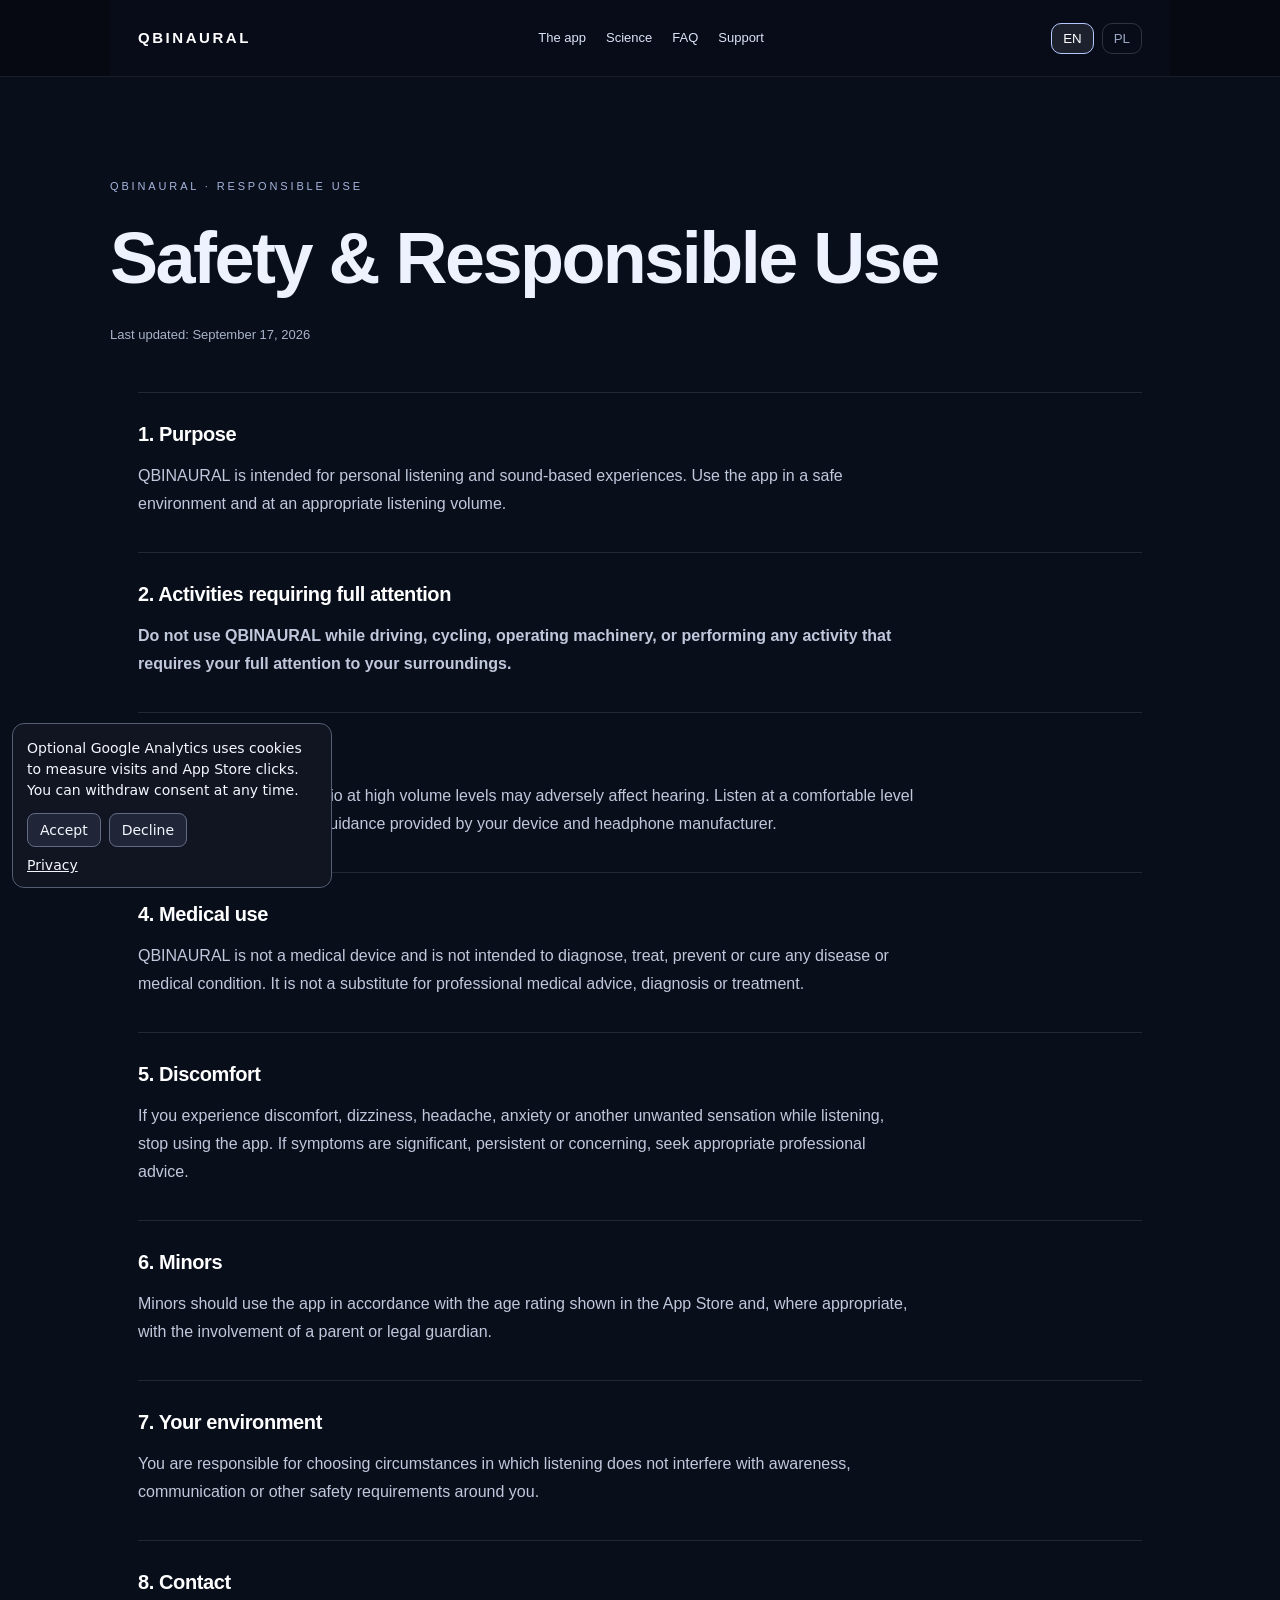
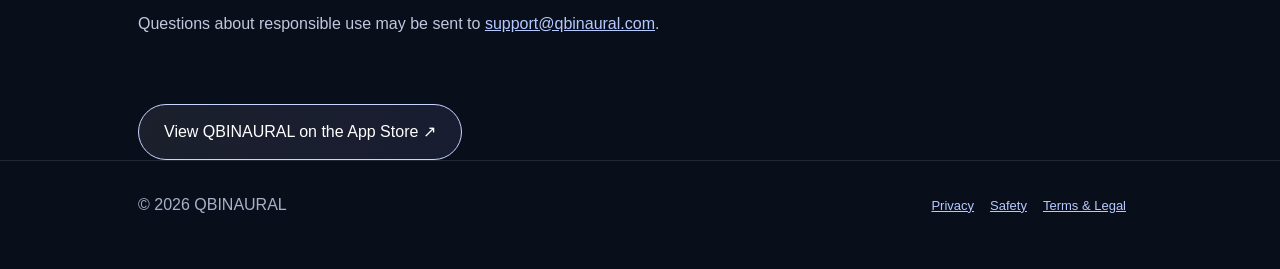
<file: safety/index.html>
<!DOCTYPE html>
<html data-language="en" lang="en"><head><meta charset="utf-8"/><meta content="width=device-width, initial-scale=1" name="viewport"/><meta content="notranslate" name="google"/><meta content="#070a15" name="theme-color"/><title>Binaural Beats Safety &amp; Responsible Listening | QBINAURAL</title><meta content="Read QBINAURAL safety guidance for listening to binaural beats, including responsible use, volume awareness and important precautions." name="description"/><link rel="canonical" href="https://qbinaural.com/safety/?lang=en"><meta content="Safety &amp; Responsible Use | QBINAURAL" property="og:title"/><meta content="website" property="og:type"/><meta content="https://qbinaural.com/safety/" property="og:url"/><style> :root{color-scheme:dark}*{box-sizing:border-box}html{scroll-behavior:smooth}body{margin:0;background:radial-gradient(ellipse 80% 450px at 50% 10%,#1b2040 0%,#090c18 62%,#060812 100%);color:#f1f4ff;font:16px/1.75 Inter,-apple-system,BlinkMacSystemFont,'Segoe UI',sans-serif}.wrap{max-width:1060px;margin:auto;padding:0 28px}a{color:#b6c9ff}header{position:sticky;top:0;z-index:5;background:rgba(7,9,18,.91);backdrop-filter:blur(18px);border-bottom:1px solid #ffffff16}.nav{min-height:76px;display:flex;align-items:center;gap:24px;justify-content:space-between}.brand{font-weight:800;letter-spacing:.17em;color:#fff;text-decoration:none;font-size:15px}.links{display:flex;align-items:center;gap:20px;flex-wrap:wrap}.links a{font-size:13px;text-decoration:none;color:#dce3f7}.langs{display:flex;gap:8px;white-space:nowrap}.langs button{background:none;border:1px solid #ffffff28;border-radius:10px;color:#9ba7c3;padding:7px 11px;cursor:pointer}.langs button[aria-pressed="true"]{color:white;border-color:#b6c9ff;background:#ffffff16}.hero{padding:100px 0 45px}.eyebrow{font-size:11px;letter-spacing:.26em;color:#a6b6dd;text-transform:uppercase}h1{font-size:clamp(38px,6vw,72px);line-height:1.07;letter-spacing:-.055em;max-width:900px;margin:22px 0 25px}.date{font-size:13px;color:#a9b3c9}main{padding-bottom:80px}main section{border-top:1px solid #ffffff1c;padding:24px 0}main h2{font-size:20px;letter-spacing:-.02em;color:#fff;margin:0 0 10px}main p{max-width:780px;color:#c0c8dc;margin:0 0 10px}footer{border-top:1px solid #ffffff1c;padding:30px 0 50px;color:#a7b1c8}.foot{display:flex;flex-wrap:wrap;justify-content:space-between;gap:18px}.foot a{margin-right:16px;font-size:13px}.appstore{display:inline-block;margin-top:32px;border:1px solid #c8d7ff;padding:13px 25px;border-radius:50px;text-decoration:none;color:#fff;background:linear-gradient(120deg,#ffffff13,#a6a0ff19)}[data-lang]{display:none}html[data-language="en"] [data-lang="en"],html[data-language="pl"] [data-lang="pl"]{display:block}.links [data-lang],.foot [data-lang]{display:none}html[data-language="en"] .links [data-lang="en"],html[data-language="pl"] .links [data-lang="pl"],html[data-language="en"] .foot [data-lang="en"],html[data-language="pl"] .foot [data-lang="pl"]{display:inline}@media(max-width:720px){.nav{flex-wrap:wrap;padding:14px 20px;gap:10px}.links{gap:12px}.links a{font-size:12px}.hero{padding:65px 0 30px}.wrap{padding:0 22px}} </style><script>try{let l=new URLSearchParams(location.search).get('lang')||localStorage.getItem('qb-language')||((navigator.language||'en').startsWith('pl')?'pl':'en');document.documentElement.dataset.language=l==='pl'?'pl':'en';document.documentElement.lang=document.documentElement.dataset.language}catch(e){}</script><style>
/* Shared premium navigation and legal readability */
html{scroll-behavior:smooth}body{background:#090e1b!important;color:#eef2ff!important}
nav{background:rgba(9,14,27,.92)!important;backdrop-filter:blur(18px)}
a:focus-visible,button:focus-visible{outline:2px solid #b8b1ff!important;outline-offset:4px}
.legalhero h1,h1{line-height:1.12!important;letter-spacing:-.035em!important;text-shadow:none!important}
.legal section{margin-bottom:2.4rem!important}.legal p{line-height:1.8!important}
@media(max-width:720px){h1{overflow-wrap:break-word!important}}
</style><link href="https://qbinaural.com/safety/?lang=pl" hreflang="pl" rel="alternate"/><link href="https://qbinaural.com/safety/?lang=en" hreflang="en" rel="alternate"/><link href="https://qbinaural.com/safety/?lang=en" hreflang="x-default" rel="alternate"/><script defer src="/assets/analytics.js"></script>
</head><body><header><nav class="nav wrap"><a class="brand" href="../">QBINAURAL</a><div class="links"><a href="../#experience"><span data-lang="en">The app</span><span data-lang="pl">Aplikacja</span></a><a href="../science/"><span data-lang="en">Science</span><span data-lang="pl">Nauka</span></a><a href="../#questions">FAQ</a><a href="mailto:support@qbinaural.com"><span data-lang="en">Support</span><span data-lang="pl">Pomoc</span></a></div><div class="langs"><button data-set="en" lang="en" translate="no" type="button">EN</button><button data-set="pl" lang="pl" translate="no" type="button">PL</button></div></nav></header><div class="hero wrap"><div data-lang="en"><div class="eyebrow">QBINAURAL · RESPONSIBLE USE</div><h1>Safety &amp; Responsible Use</h1><div class="date">Last updated: September 17, 2026</div></div><div data-lang="pl"><div class="eyebrow">QBINAURAL · ODPOWIEDZIALNE KORZYSTANIE</div><h1>Bezpieczeństwo i odpowiedzialne korzystanie</h1><div class="date">Ostatnia aktualizacja: 17 września 2026 r.</div></div></div><main class="wrap"><div data-lang="en"><section><h2>1. Purpose</h2><p>QBINAURAL is intended for personal listening and sound-based experiences. Use the app in a safe environment and at an appropriate listening volume.</p></section><section><h2>2. Activities requiring full attention</h2><p><strong>Do not use QBINAURAL while driving, cycling, operating machinery, or performing any activity that requires your full attention to your surroundings.</strong></p></section><section><h2>3. Listening volume</h2><p>Prolonged exposure to audio at high volume levels may adversely affect hearing. Listen at a comfortable level and follow hearing-safety guidance provided by your device and headphone manufacturer.</p></section><section><h2>4. Medical use</h2><p>QBINAURAL is not a medical device and is not intended to diagnose, treat, prevent or cure any disease or medical condition. It is not a substitute for professional medical advice, diagnosis or treatment.</p></section><section><h2>5. Discomfort</h2><p>If you experience discomfort, dizziness, headache, anxiety or another unwanted sensation while listening, stop using the app. If symptoms are significant, persistent or concerning, seek appropriate professional advice.</p></section><section><h2>6. Minors</h2><p>Minors should use the app in accordance with the age rating shown in the App Store and, where appropriate, with the involvement of a parent or legal guardian.</p></section><section><h2>7. Your environment</h2><p>You are responsible for choosing circumstances in which listening does not interfere with awareness, communication or other safety requirements around you.</p></section><section><h2>8. Contact</h2><p>Questions about responsible use may be sent to <a href="mailto:support@qbinaural.com">support@qbinaural.com</a>.</p></section></div><div data-lang="pl"><section><h2>1. Przeznaczenie</h2><p>QBINAURAL jest przeznaczony do osobistego słuchania i doświadczeń dźwiękowych. Korzystaj z aplikacji w bezpiecznym otoczeniu i przy odpowiednim poziomie głośności.</p></section><section><h2>2. Czynności wymagające pełnej uwagi</h2><p><strong>Nie używaj QBINAURAL podczas prowadzenia samochodu, jazdy na rowerze, obsługi maszyn ani wykonywania innych czynności wymagających pełnej uwagi na otoczeniu.</strong></p></section><section><h2>3. Głośność</h2><p>Długotrwałe słuchanie dźwięku przy wysokim poziomie głośności może negatywnie wpływać na słuch. Ustaw komfortowy poziom głośności i stosuj się do zaleceń dotyczących ochrony słuchu przekazywanych przez urządzenie oraz producenta słuchawek.</p></section><section><h2>4. Zastosowanie medyczne</h2><p>QBINAURAL nie jest wyrobem medycznym i nie jest przeznaczony do diagnozowania, leczenia, zapobiegania ani wyleczenia chorób lub stanów medycznych. Aplikacja nie zastępuje profesjonalnej porady, diagnozy ani leczenia medycznego.</p></section><section><h2>5. Dyskomfort</h2><p>Jeżeli podczas słuchania odczuwasz dyskomfort, zawroty głowy, ból głowy, niepokój lub inne niepożądane odczucia, przerwij korzystanie z aplikacji. Jeżeli objawy są nasilone, utrzymują się lub budzą niepokój, zasięgnij odpowiedniej profesjonalnej porady.</p></section><section><h2>6. Osoby niepełnoletnie</h2><p>Osoby niepełnoletnie powinny korzystać z aplikacji zgodnie z klasyfikacją wiekową widoczną w App Store oraz, gdy jest to właściwe, przy udziale rodzica lub opiekuna prawnego.</p></section><section><h2>7. Otoczenie</h2><p>Użytkownik odpowiada za wybór warunków, w których słuchanie nie ogranicza świadomości otoczenia, komunikacji ani innych wymogów bezpieczeństwa.</p></section><section><h2>8. Kontakt</h2><p>Pytania dotyczące odpowiedzialnego korzystania można kierować na <a href="mailto:support@qbinaural.com">support@qbinaural.com</a>.</p></section></div><a class="appstore" href="https://apps.apple.com/us/app/qbinaural/id6816953392?l=en" rel="noopener"><span data-lang="en">View QBINAURAL on the App Store ↗</span><span data-lang="pl">Zobacz QBINAURAL w App Store ↗</span></a></main><footer><div class="foot wrap"><span>© 2026 QBINAURAL</span><div><a href="../privacy/"><span data-lang="en">Privacy</span><span data-lang="pl">Prywatność</span></a><a href="../safety/"><span data-lang="en">Safety</span><span data-lang="pl">Bezpieczeństwo</span></a><a href="../legal/"><span data-lang="en">Terms &amp; Legal</span><span data-lang="pl">Warunki i informacje prawne</span></a></div></div></footer><script>(()=>{const root=document.documentElement;function set(l){root.dataset.language=l;root.lang=l;try{localStorage.setItem('qb-language',l)}catch(e){}document.querySelectorAll('[data-set]').forEach(b=>b.setAttribute('aria-pressed',String(b.dataset.set===l)));document.querySelectorAll('a[href]').forEach(a=>{let h=a.getAttribute('href');if(!h||h.startsWith('#')||h.startsWith('mailto:')||h.startsWith('https:'))return;let u;try{u=new URL(h,location.href)}catch(e){return}u.searchParams.set('lang',l);a.href=u.pathname+u.search+u.hash;})}document.querySelectorAll('[data-set]').forEach(b=>b.addEventListener('click',()=>set(b.dataset.set)));set(root.dataset.language==='pl'?'pl':'en');})();</script><script id="qb-locale-quality-fixes">(function(){'use strict';
const root=document.documentElement;
const titles={pl:"Bezpieczne słuchanie dudnień różnicowych | QBINAURAL",en:"Binaural Beats Safety & Responsible Listening | QBINAURAL"};
const descriptions={pl:"Poznaj wskazówki QBINAURAL dotyczące bezpiecznego słuchania dudnień różnicowych, odpowiedzialnego korzystania i środków ostrożności.",en:"Read QBINAURAL safety guidance for listening to binaural beats, including responsible use, volume awareness and important precautions."};
const page="/safety/";
function apply(){
 const lang=root.dataset.language==='pl'||root.lang==='pl'?'pl':'en';
 document.title=titles[lang];
 let description=document.querySelector('meta[name="description"]');
 if(!description){description=document.createElement('meta');description.name='description';document.head.appendChild(description)}
 description.content=descriptions[lang];
 let canonical=document.querySelector('link[rel="canonical"]');
 if(!canonical){canonical=document.createElement('link');canonical.rel='canonical';document.head.appendChild(canonical)}
 canonical.href='https://qbinaural.com'+page+'?lang='+lang;
 document.querySelectorAll('a[href*="apps.apple.com"]').forEach(a=>{
  a.href=lang==='pl'?'https://apps.apple.com/pl/app/qbinaural/id6816953392?l=pl':'https://apps.apple.com/us/app/qbinaural/id6816953392?l=en';
  if(a.hasAttribute('aria-label'))a.setAttribute('aria-label',lang==='pl'?'QBINAURAL w App Store':'QBINAURAL on the App Store');
 });
 document.querySelectorAll('img[data-store-badge]').forEach(img=>{
  const src='/assets/app-store-'+lang+'.svg';if(img.getAttribute('src')!==src)img.setAttribute('src',src);
  img.alt=lang==='pl'?'Pobierz w App Store':'Download on the App Store';
  const fallback=img.nextElementSibling;if(fallback?.classList.contains('badge-fallback'))fallback.textContent=lang==='pl'?'Pobierz w App Store':'Download on the App Store';
 });
 const prev=document.getElementById('screen-prev'),next=document.getElementById('screen-next'),tap=document.getElementById('phone-tap-next');
 if(prev)prev.setAttribute('aria-label',lang==='pl'?'Poprzedni ekran':'Previous screen');
 if(next)next.setAttribute('aria-label',lang==='pl'?'Następny ekran':'Next screen');
 if(tap){tap.setAttribute('aria-label',lang==='pl'?'Następny ekran podglądu':'Next preview screen');const sr=tap.querySelector('.sr-only');if(sr)sr.textContent=lang==='pl'?'Następny ekran podglądu':'Next preview screen'}
 document.querySelectorAll('a[data-i18n="navSupport"]').forEach(a=>a.textContent=lang==='pl'?'Pomoc':'Support');
}
let pending=false;function schedule(){if(pending)return;pending=true;queueMicrotask(()=>{pending=false;apply()})}
new MutationObserver(schedule).observe(root,{attributes:true,attributeFilter:['lang','data-language']});
document.addEventListener('DOMContentLoaded',apply);apply();
})();</script></body></html>
</file>
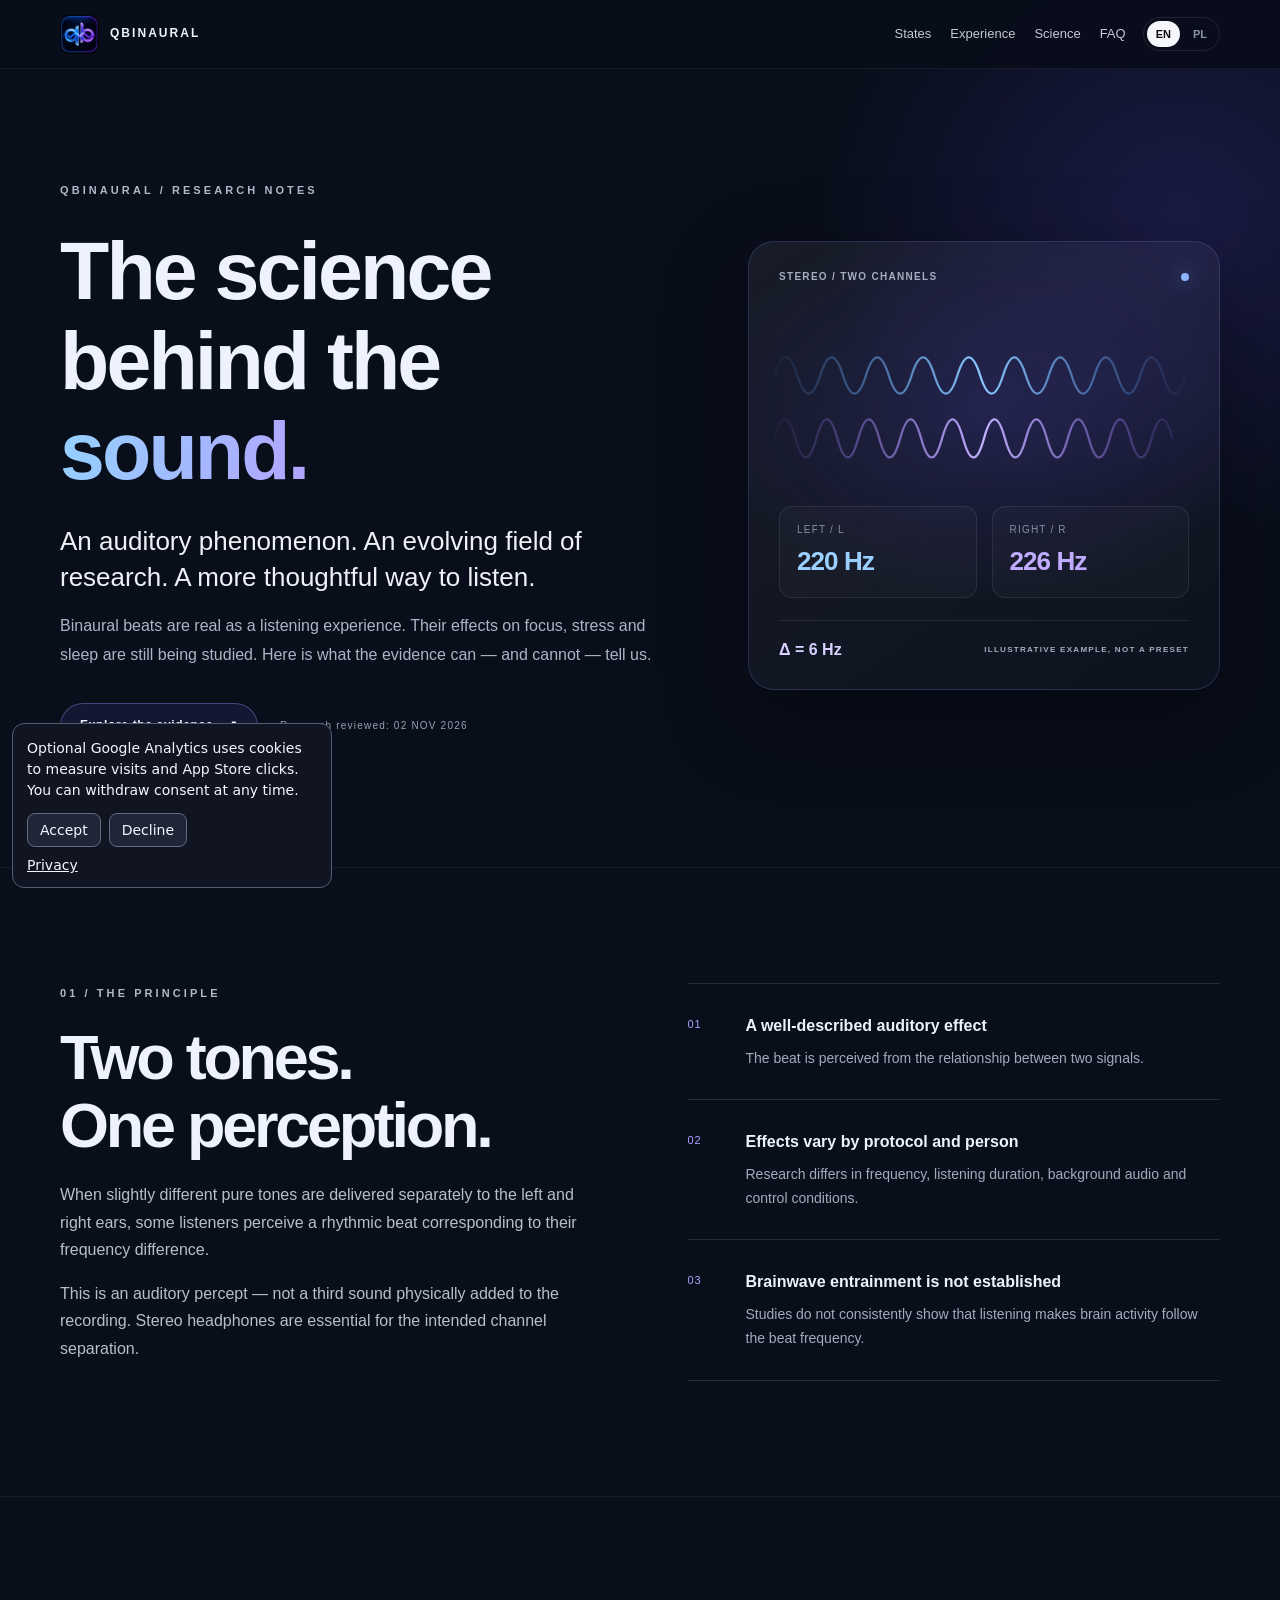
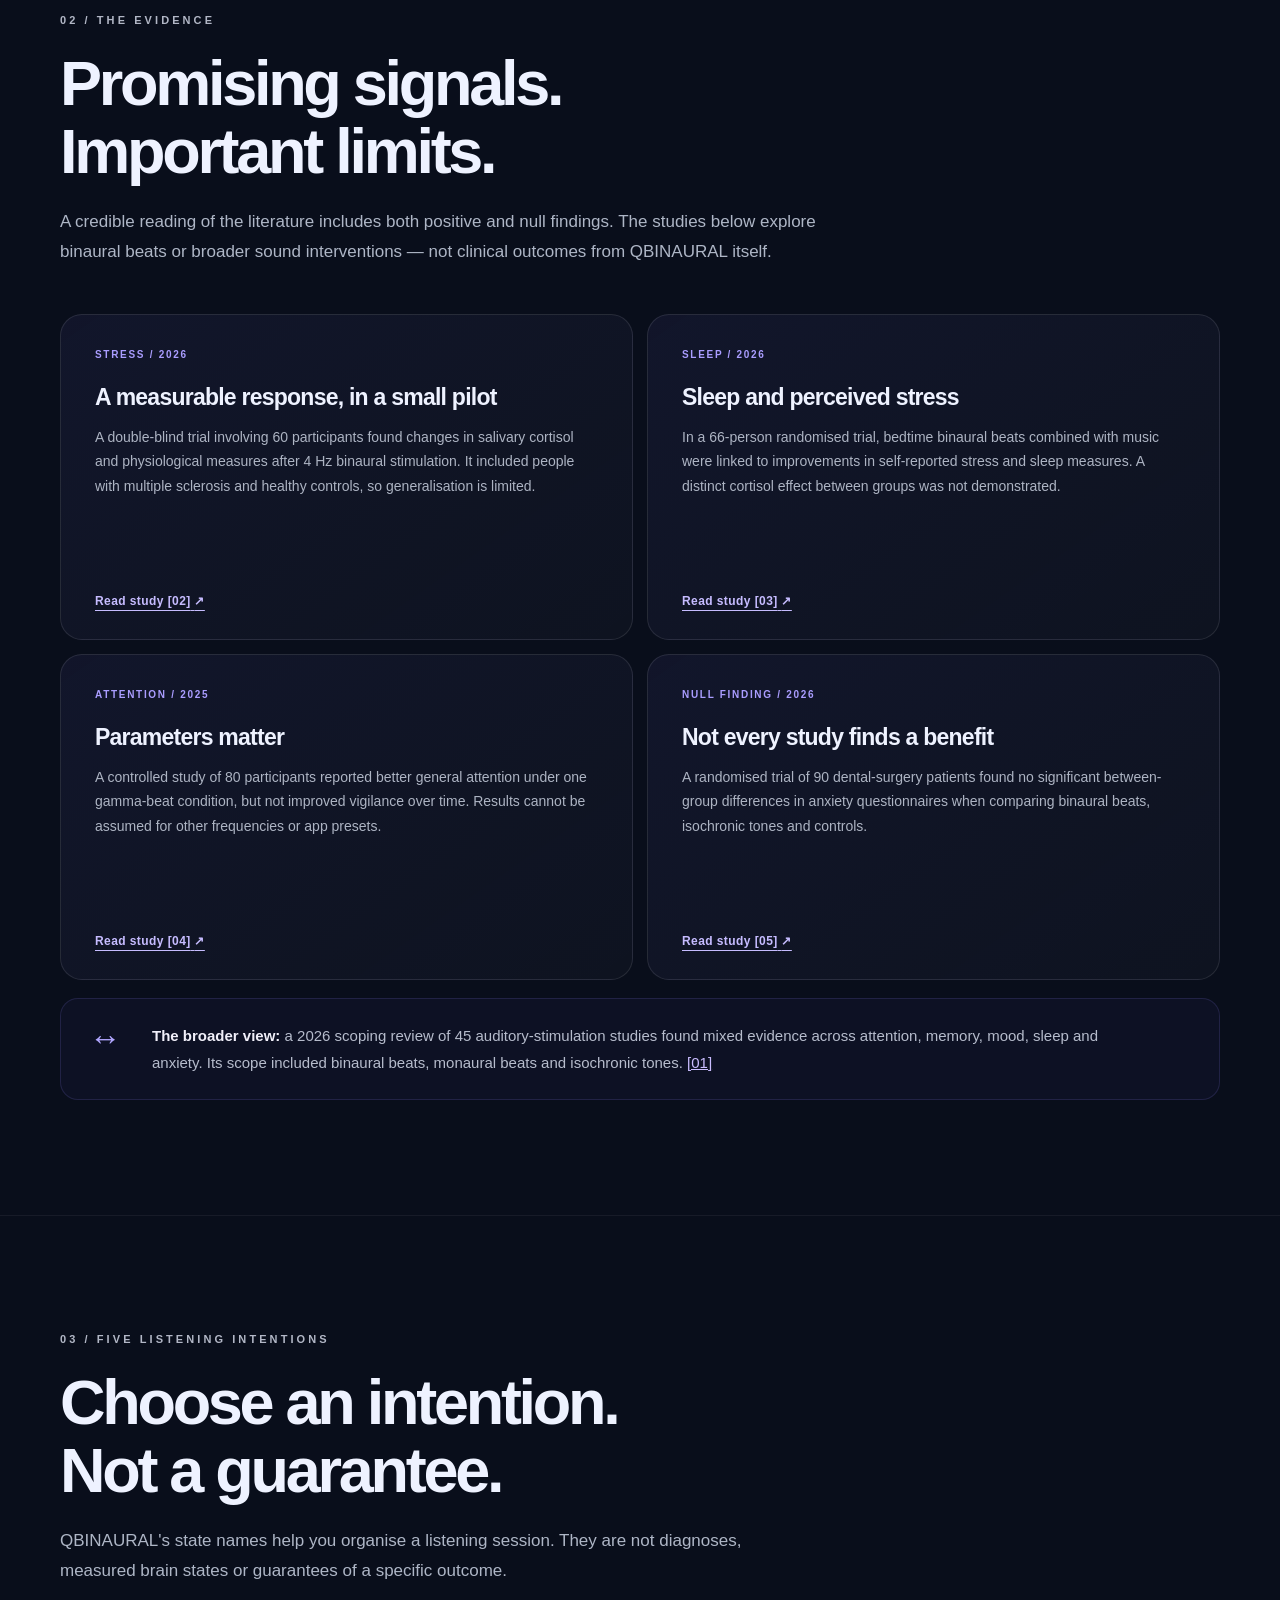
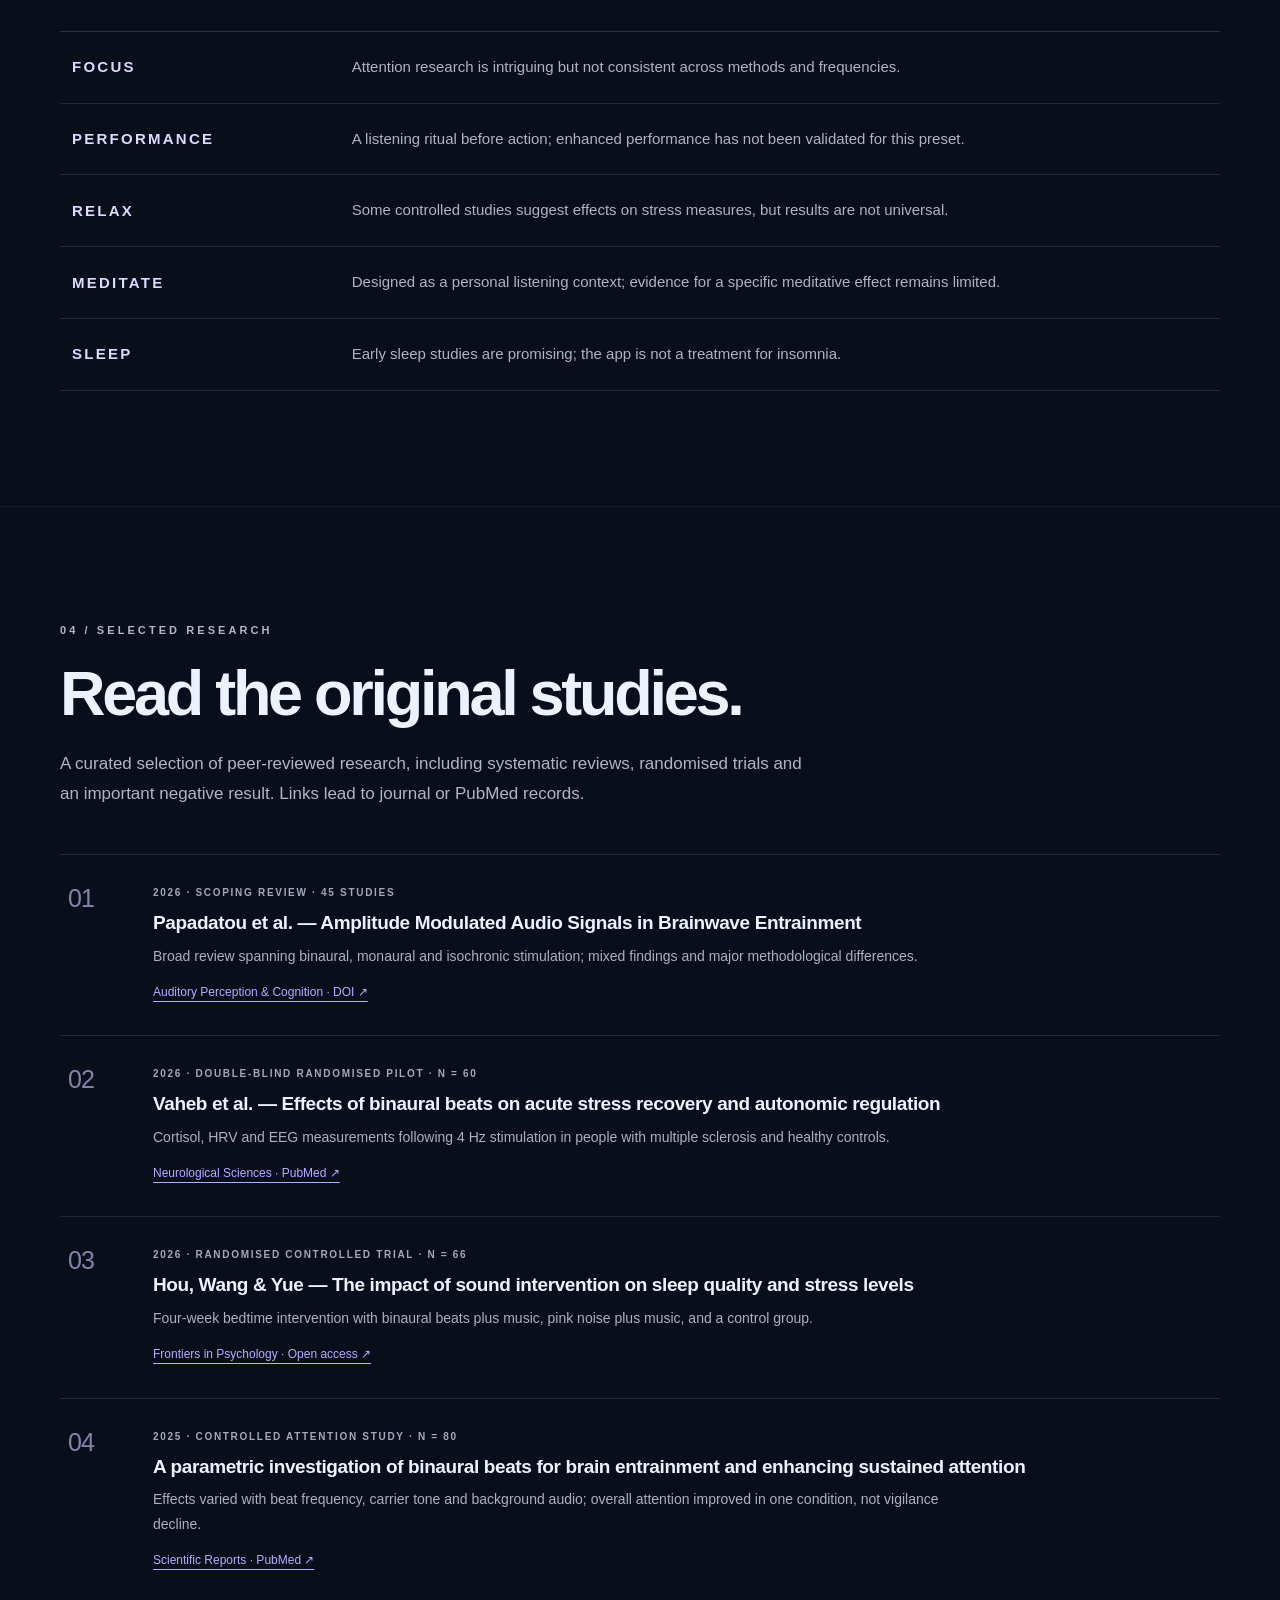
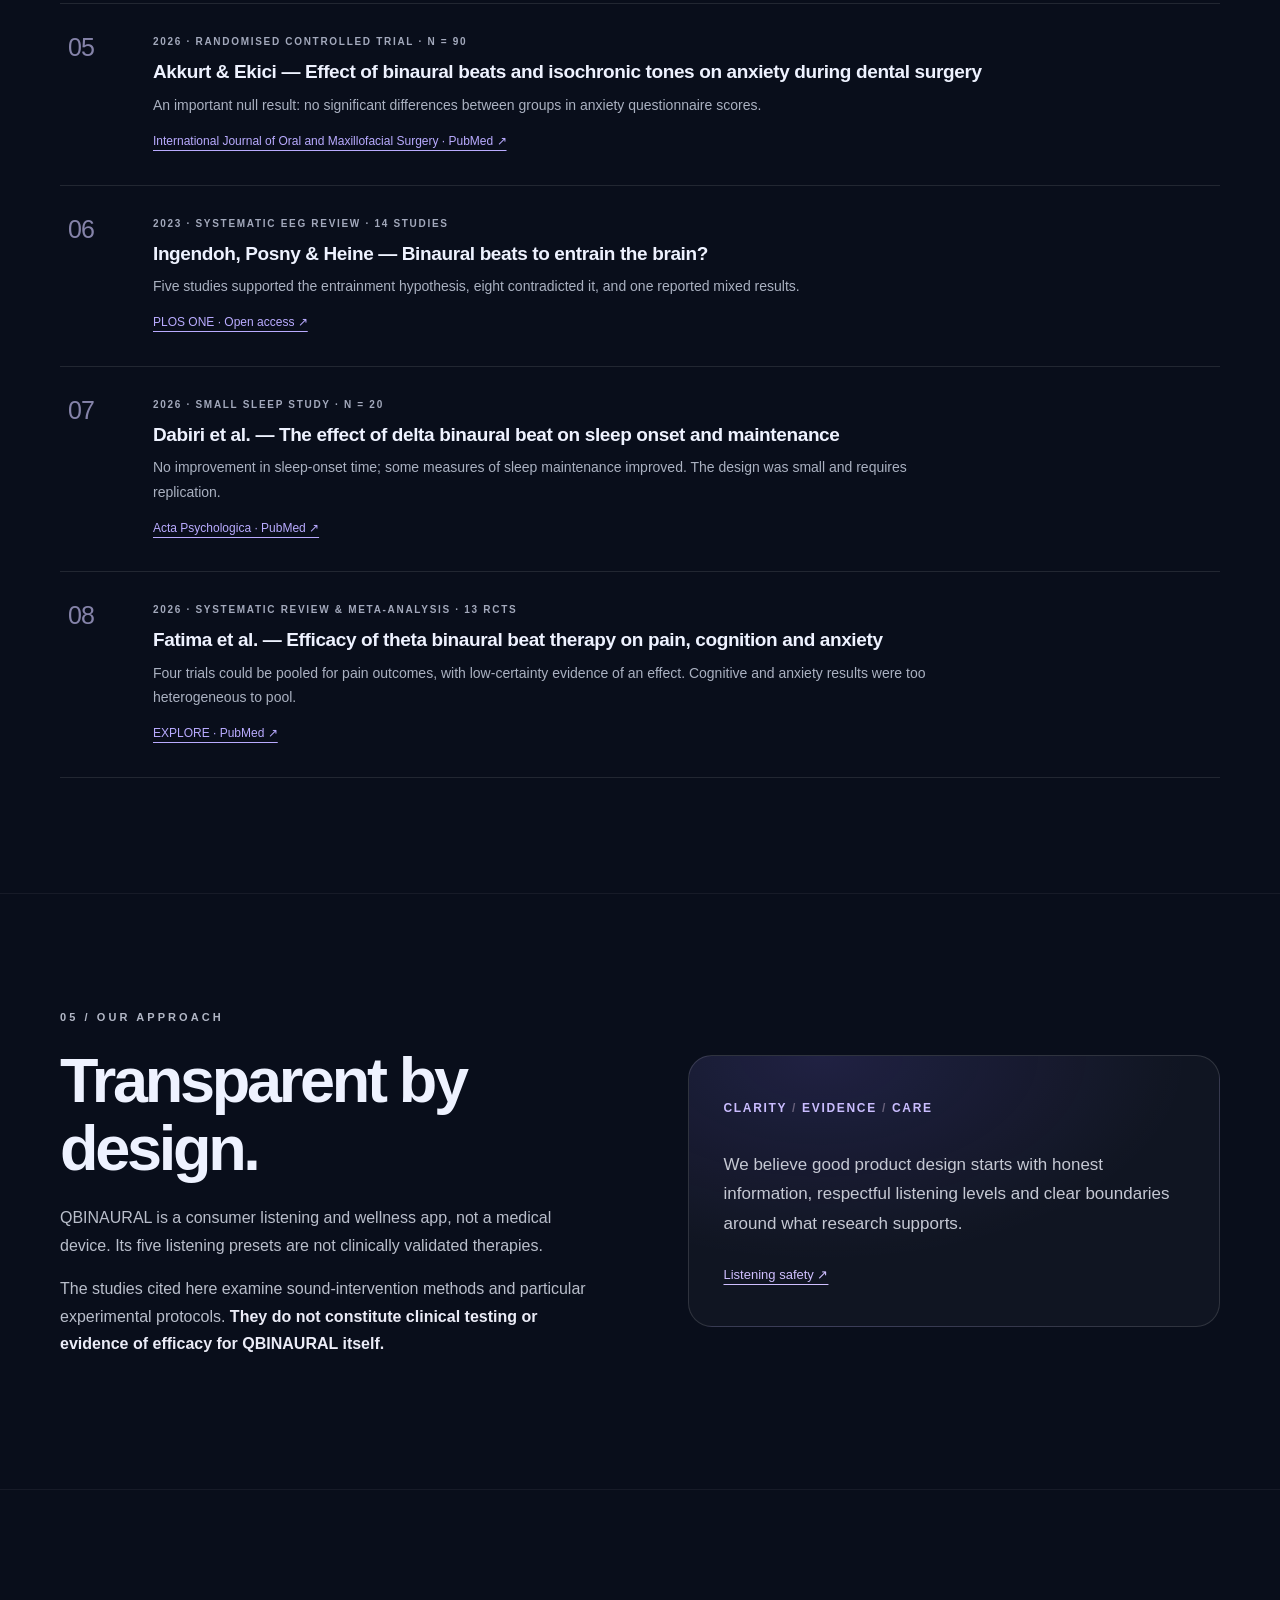
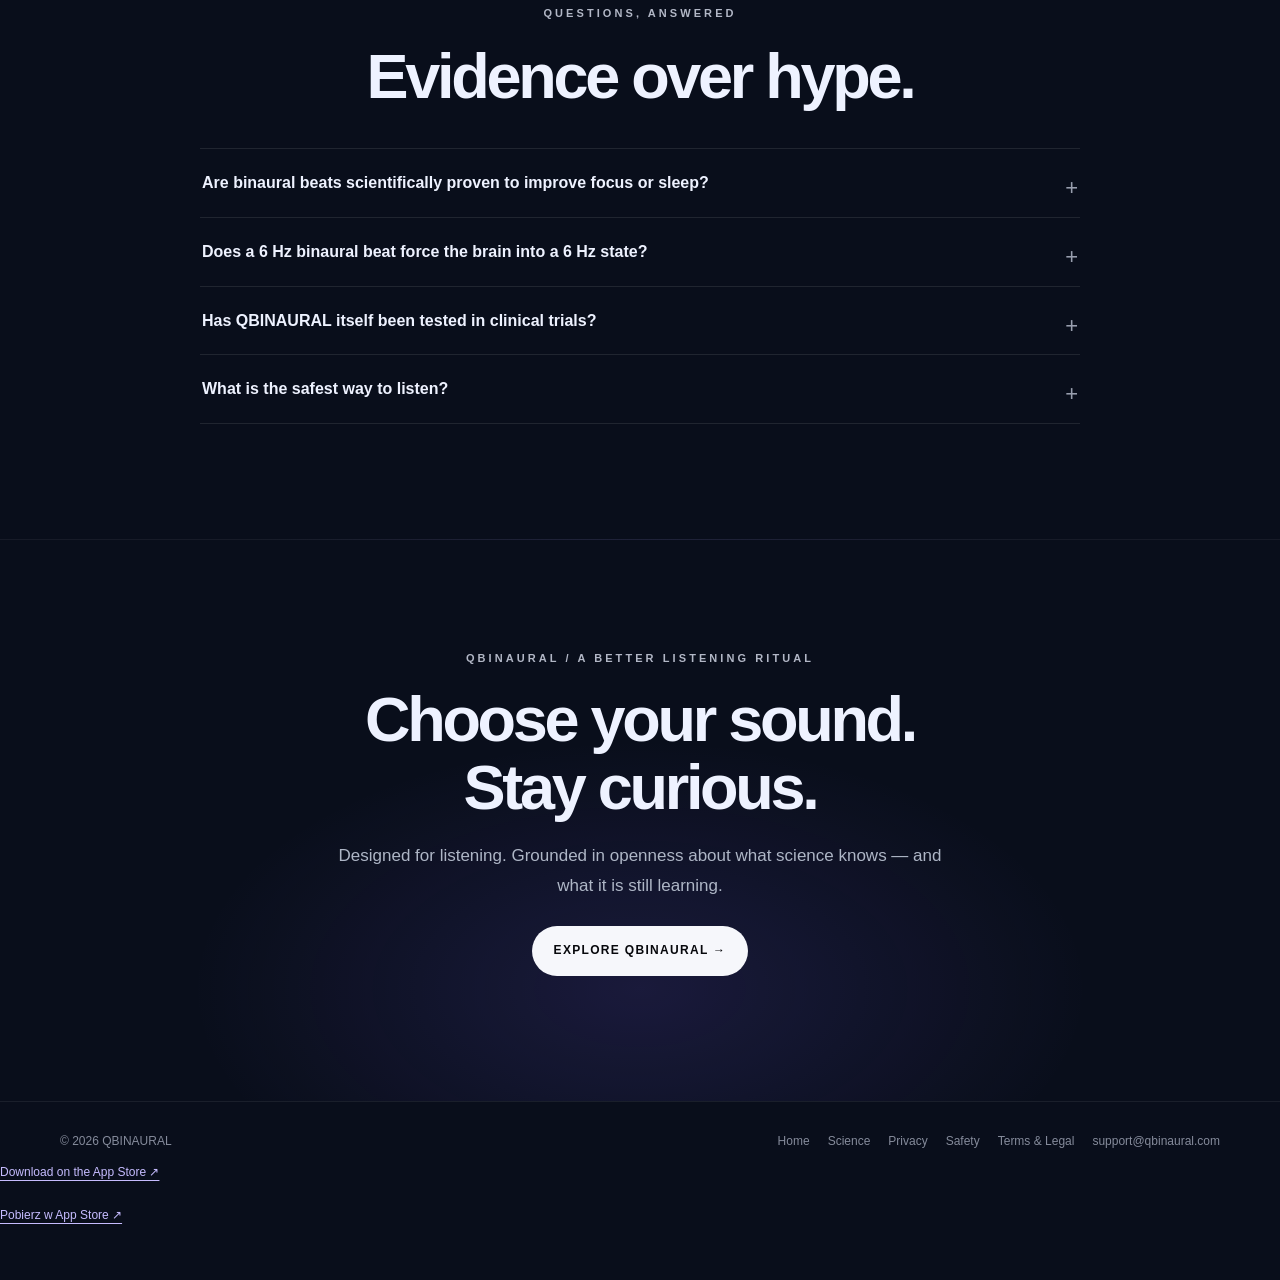
<file: science/index.html>
<!DOCTYPE html>

<html data-language="en" lang="en">
<head>
<meta content="notranslate" name="google"/>
<meta charset="utf-8"/>
<meta content="width=device-width, initial-scale=1" name="viewport"/>
<meta content="#05060a" name="theme-color"/>
<meta content="dark" name="color-scheme"/>
<meta content="What does research say about binaural beats, attention, relaxation and sleep? Explore scientific studies, evidence and limitations with QBINAURAL." name="description"/>
<meta content="index,follow" name="robots"/>
<title>Binaural Beats Research &amp; Science | QBINAURAL</title>
<link href="/assets/qb-mark-96.png" rel="icon" type="image/png"/>
<link href="/assets/qb-touch-180.png" rel="apple-touch-icon"/>
<meta content="article" property="og:type"/>
<meta content="The Science Behind the Sound | QBINAURAL" property="og:title"/>
<meta content="Binaural beats, examined with curiosity and scientific care. Discover what research suggests, and what remains uncertain." property="og:description"/>
<meta content="/science/" property="og:url"/>
<meta content="https://qbinaural.com/assets/qbinaural-og-1200x630.png" property="og:image"/>
<meta content="summary_large_image" name="twitter:card"/>
<style>

:root{--bg:#05060a;--text:#f7f8fc;--muted:#a8adbb;--line:rgba(255,255,255,.095);--glass:rgba(255,255,255,.042);--violet:#9d86ff;--blue:#6da9ff;--max:1160px}
*{box-sizing:border-box}html{scroll-behavior:smooth}body{margin:0;background:radial-gradient(950px 650px at 50% -8%,rgba(83,77,255,.22),transparent 65%),radial-gradient(720px 540px at 98% 38%,rgba(135,67,255,.09),transparent 70%),#05060a;color:var(--text);font-family:-apple-system,BlinkMacSystemFont,"SF Pro Display","Segoe UI",sans-serif;-webkit-font-smoothing:antialiased;line-height:1.6}a{color:inherit;text-decoration:none}.wrap{width:min(var(--max),calc(100% - 40px));margin:auto}
nav{position:fixed;z-index:40;inset:0 0 auto;background:rgba(5,6,10,.72);backdrop-filter:blur(22px);border-bottom:1px solid rgba(255,255,255,.055)}.nav{height:68px;display:flex;align-items:center;justify-content:space-between;gap:18px}.brand{display:flex;align-items:center;gap:11px;font-size:12px;font-weight:780;letter-spacing:.17em}.brand img{width:39px;height:39px;border-radius:10px}.navright,.navlinks,.langs{display:flex;align-items:center}.navright{gap:17px}.navlinks{gap:19px;color:#c4c8d3;font-size:13px}.navlinks a:hover{color:#fff}.langs{gap:4px;padding:3px;border:1px solid var(--line);border-radius:999px}.lang{border:0;background:transparent;color:#8d93a3;font-weight:800;font-size:11px;padding:7px 9px;border-radius:999px;cursor:pointer}.lang.on{background:#f6f7fb;color:#08090d}
[data-lang]{display:none}html[data-language=en] [data-lang=en],html[data-language=pl] [data-lang=pl]{display:block}span[data-lang]{display:none!important}html[data-language=en] span[data-lang=en],html[data-language=pl] span[data-lang=pl]{display:inline!important}
.kicker{font-size:11px;font-weight:780;letter-spacing:.28em;color:#b2b7c6;text-transform:uppercase}h1{font-size:clamp(50px,8.2vw,96px);line-height:.94;letter-spacing:-.058em;margin:24px 0}h2{font-size:clamp(35px,5vw,62px);line-height:1.02;letter-spacing:-.045em;margin:14px 0 22px}h3{font-size:19px;letter-spacing:-.02em;margin:0 0 10px}.copy{max-width:720px;color:#b9becb;font-size:18px;line-height:1.72}
section{padding:108px 0;border-top:1px solid rgba(255,255,255,.055)}.cta{display:inline-flex;align-items:center;justify-content:center;min-height:50px;padding:0 22px;margin-top:31px;border-radius:999px;background:#f6f7fb;color:#07080c;font-weight:820;font-size:12px;letter-spacing:.11em}
.center{text-align:center}.faq{max-width:880px;margin:38px auto 0}.faq details{border-top:1px solid var(--line)}.faq details:last-child{border-bottom:1px solid var(--line)}.faq summary{cursor:pointer;list-style:none;padding:21px 2px;font-weight:690;font-size:16px}.faq summary:after{content:"+";float:right;color:#989eae;font-size:22px;font-weight:300}.faq details[open] summary:after{content:"–"}.answer{color:#aeb4c3;padding:0 42px 22px 2px;line-height:1.72}
footer{border-top:1px solid rgba(255,255,255,.07);padding:30px 0 42px;color:#858b9b;font-size:12px}.foot{display:flex;justify-content:space-between;gap:18px;flex-wrap:wrap}.links{display:flex;gap:18px;flex-wrap:wrap}.links a:hover{color:#fff}
@media(max-width:930px){.navlinks{display:none}}@media(max-width:580px){.wrap{width:calc(100% - 28px)}.brand span{display:none}}

</style>
<style>
/* QBINAURAL Science — scoped presentation. Uses existing site.css tokens, navigation, language switcher and footer. */
.science-skip{position:fixed;z-index:99;top:-70px;left:16px;padding:12px 18px;background:#fff;color:#07080c;border-radius:10px}.science-skip:focus{top:12px}
.science-hero{min-height:770px;padding:182px 0 118px;position:relative;overflow:hidden;border-top:0}
.science-hero:before{content:"";position:absolute;width:950px;height:850px;right:-375px;top:-210px;pointer-events:none;background:radial-gradient(closest-side,rgba(104,83,255,.18),transparent 75%)}
.science-hero-layout{display:grid;grid-template-columns:minmax(0,1.13fr) minmax(380px,.87fr);align-items:center;gap:75px}
.science-hero h1{font-size:clamp(50px,6.3vw,86px);letter-spacing:-.065em;line-height:1.02;margin:26px 0 26px}
.science-hero h1 em{font-style:normal;background:linear-gradient(100deg,#94d1ff,#b2a4ff);background-clip:text;-webkit-background-clip:text;color:transparent}
.science-intro{font-size:clamp(20px,2.25vw,26px);font-weight:520;line-height:1.4;max-width:635px;color:#f0f0f7;margin:0 0 17px}
.science-intro-secondary{font-size:16px;line-height:1.8;color:#aeb4c4;max-width:610px;margin:0}
.science-hero-actions{display:flex;align-items:center;gap:22px;flex-wrap:wrap;margin-top:33px}
.science-action{min-height:46px;display:inline-flex;gap:14px;align-items:center;border:1px solid rgba(162,151,255,.36);background:rgba(120,108,255,.10);padding:10px 19px;border-radius:999px;font-size:12px;letter-spacing:.055em;font-weight:730;transition:background .2s}
.science-action:hover{background:rgba(120,108,255,.23)}.science-updated{font-size:10px;letter-spacing:.12em;color:#999faf}
.science-diagram{border:1px solid rgba(154,151,255,.19);border-radius:26px;padding:27px 30px 26px;min-height:407px;background:radial-gradient(380px 250px at 50% 38%,rgba(89,74,224,.20),transparent 75%),linear-gradient(145deg,rgba(255,255,255,.06),rgba(255,255,255,.02));box-shadow:0 28px 85px rgba(0,0,0,.34);position:relative;overflow:hidden}
.science-diagram-top,.science-diagram-bottom{display:flex;justify-content:space-between;align-items:center;gap:14px;font-size:10px;letter-spacing:.13em;color:#a7adbe;font-weight:730}
.science-diagram-dot{width:8px;height:8px;background:#8db5ff;box-shadow:0 0 20px rgba(115,160,255,.8);border-radius:100%}
.science-wave-art{margin:20px -7px 3px}.science-wave-art svg{width:100%;display:block;height:200px;overflow:visible}
.science-osc{stroke-dasharray:900;stroke-dashoffset:0;animation:science-signal 9s linear infinite}.science-osc-b{animation-duration:11s}
@keyframes science-signal{50%{opacity:.72;transform:translateX(3px)}to{opacity:1;transform:translateX(0)}}
.science-channel-row{display:grid;grid-template-columns:1fr 1fr;gap:15px;margin-top:-2px;padding-bottom:22px}
.science-channel-row>div{border:1px solid rgba(255,255,255,.085);border-radius:13px;background:rgba(255,255,255,.025);padding:15px 17px}
.science-channel-label{display:block;color:#888fa2;font-size:10px;letter-spacing:.12em;margin-bottom:3px}.science-channel-row strong{font-size:26px;letter-spacing:-.035em;font-variant-numeric:tabular-nums}
.science-channel-row>div:first-child strong{color:#9bcfff}.science-channel-row>div:last-child strong{color:#c1acff}
.science-diagram-bottom{border-top:1px solid rgba(255,255,255,.085);padding-top:16px}.science-diagram-bottom>span:first-child{color:#d9d0ff;font-size:16px;letter-spacing:0}
.science-diagram-bottom>span[data-lang]{font-size:8px;max-width:215px;text-align:right}
.science-section{padding:115px 0}.science-two{display:grid;grid-template-columns:minmax(0,1fr) minmax(0,1fr);gap:95px;align-items:center}
.science-section h2,.science-last h2{font-size:clamp(38px,5.2vw,63px);margin-top:20px;line-height:1.08;letter-spacing:-.052em}
.science-section .copy{font-size:16px;max-width:550px}.science-section .copy strong{color:#ebecf7}
.science-principles{border-top:1px solid rgba(255,255,255,.12)}.science-principle{padding:29px 0;display:grid;grid-template-columns:40px 1fr;gap:18px;border-bottom:1px solid rgba(255,255,255,.12)}
.science-numeral{font-size:11px;letter-spacing:.09em;color:#afa1ff;padding-top:3px}
.science-principle strong{font-size:16px;font-weight:650}.science-principle p{margin:8px 0 0;color:#a3abbb;line-height:1.7;font-size:14px}
.science-section-lead{font-size:17px;line-height:1.75;color:#aeb6c6;max-width:760px;margin:0 0 34px}
.science-evidence-grid{display:grid;grid-template-columns:repeat(2,minmax(0,1fr));gap:14px;margin-top:47px}
.science-evidence-card{display:flex;flex-direction:column;align-items:flex-start;padding:32px 34px 28px;border:1px solid rgba(255,255,255,.10);border-radius:22px;background:linear-gradient(145deg,rgba(129,119,243,.075),rgba(255,255,255,.024));min-height:326px}
.science-evidence-label,.science-paper-type{letter-spacing:.17em;color:#aa9dff;font-size:10px;font-weight:770}
.science-evidence-card h3{font-size:23px;line-height:1.26;letter-spacing:-.033em;margin:20px 0 13px;max-width:440px}
.science-evidence-card p{color:#adb4c3;font-size:14px;line-height:1.74;margin:0 0 25px}
.science-evidence-card a{margin-top:auto;color:#c6bcff;font-size:12px;font-weight:690;letter-spacing:.035em;text-decoration:underline;text-underline-offset:5px}
.science-consensus{display:grid;grid-template-columns:45px 1fr;gap:18px;align-items:start;margin-top:18px;padding:23px 28px;border:1px solid rgba(150,132,255,.15);border-radius:18px;background:rgba(126,103,255,.045)}
.science-consensus-glyph{font-size:32px;line-height:1;color:#b1a7ff}.science-consensus p{margin:0;max-width:1000px;font-size:15px;line-height:1.8;color:#b6bccc}.science-consensus strong{color:#f1f0fa}.science-consensus a{color:#cabdff;text-decoration:underline}
.science-state-list{border-top:1px solid rgba(255,255,255,.15);margin-top:45px}
.science-state-row{display:grid;grid-template-columns:minmax(150px,.28fr) 1fr;gap:40px;align-items:center;border-bottom:1px solid rgba(255,255,255,.11);padding:23px 12px}
.science-state-row strong{font-size:15px;letter-spacing:.15em;color:#ddd9ff}.science-state-row p{margin:0;color:#adb4c3;line-height:1.65;font-size:15px}
.science-paper-list{padding:0;margin:45px 0 0;list-style:none;border-top:1px solid rgba(255,255,255,.12)}
.science-paper-list>li{display:grid;grid-template-columns:60px 1fr;gap:25px;padding:30px 8px 32px;border-bottom:1px solid rgba(255,255,255,.1);scroll-margin-top:82px}
.science-paper-id{font-size:25px;line-height:1.1;color:#8583a9;letter-spacing:-.04em;font-variant-numeric:tabular-nums}.science-paper-type{color:#a3a9bc}
.science-paper-list h3{font-size:19px;font-weight:645;line-height:1.35;margin:9px 0 8px}
.science-paper-list p{font-size:14px;line-height:1.72;color:#aab1c1;max-width:820px;margin:0 0 10px}
.science-paper-list a{font-size:12px;color:#b9abff;text-decoration:underline;text-underline-offset:5px}
.science-integrity-panel{padding:39px 35px;border-radius:24px;border:1px solid rgba(255,255,255,.13);background:radial-gradient(430px 240px at 25% 0%,rgba(122,103,255,.15),transparent 85%),rgba(255,255,255,.03)}
.science-integrity-word{font-size:12px;letter-spacing:.14em;color:#cabdff;line-height:2.2;font-weight:700}.science-integrity-word span{color:#68617b}
.science-integrity-panel p{font-size:17px;line-height:1.74;color:#c5c8d3;margin:28px 0 23px}.science-integrity-panel a{font-size:13px;text-decoration:underline;text-underline-offset:5px;color:#cfbfff}
.science-faq h2{margin-bottom:9px}.science-last{padding:110px 0 125px;background:radial-gradient(560px 310px at 50% 80%,rgba(126,98,255,.14),transparent 80%)}.science-last h2{margin:18px 0 20px}.science-last .science-section-lead{margin:0 auto;max-width:630px}.science-last .cta{margin-top:25px}
@media(max-width:1020px){.science-hero-layout{grid-template-columns:1fr;gap:48px}.science-hero{padding:150px 0 90px}.science-diagram{width:min(100%,610px)}.science-two{gap:45px}}
@media(max-width:760px){.science-two,.science-evidence-grid{grid-template-columns:1fr}.science-section{padding:81px 0}.science-principles{margin-top:10px}.science-hero h1{font-size:clamp(51px,11vw,73px)}.science-paper-list>li{grid-template-columns:38px 1fr;gap:13px}.science-state-row{grid-template-columns:1fr;gap:7px}.science-evidence-card{min-height:0;padding:27px}}
@media(max-width:580px){.science-hero{padding:123px 0 66px;min-height:0}.science-hero-actions{gap:15px}.science-diagram{padding:20px 18px;min-height:0}.science-wave-art svg{height:160px}.science-channel-row strong{font-size:21px}.science-channel-row>div{padding:12px}.science-diagram-bottom{gap:7px}.science-diagram-bottom>span[data-lang]{font-size:7px}.science-principle{padding:23px 0}.science-section h2,.science-last h2{font-size:clamp(37px,9vw,49px)}.science-section-lead{font-size:16px}.science-integrity-panel{padding:28px 23px}.science-consensus{padding:20px;grid-template-columns:27px 1fr;gap:11px}.science-consensus-glyph{font-size:25px}.science-paper-list h3{font-size:17px}}
@media(prefers-reduced-motion:reduce){.science-osc{animation:none}.science-action{transition:none}}

</style>
<script type="application/ld+json">{"@context":"https://schema.org","@type":"WebPage","name":"The Science Behind the Sound | QBINAURAL","url":"/science/","description":"An evidence-aware overview of binaural beats research, methodological limitations, and selected peer-reviewed studies.","inLanguage":["en","pl"],"dateModified":"2026-11-02","isPartOf":{"@type":"WebSite","name":"QBINAURAL","url":"https://qbinaural.com/"}}</script>
<link rel="canonical" href="https://qbinaural.com/science/?lang=en">
<style>.qb-appstore-fixed{display:inline-block;margin:12px 16px 12px 0;color:#c6bcff;text-decoration:underline;text-underline-offset:4px}</style><style>
/* Shared premium navigation and legal readability */
html{scroll-behavior:smooth}body{background:#090e1b!important;color:#eef2ff!important}
nav{background:rgba(9,14,27,.92)!important;backdrop-filter:blur(18px)}
a:focus-visible,button:focus-visible{outline:2px solid #b8b1ff!important;outline-offset:4px}
.legalhero h1,h1{line-height:1.12!important;letter-spacing:-.035em!important;text-shadow:none!important}
.legal section{margin-bottom:2.4rem!important}.legal p{line-height:1.8!important}
@media(max-width:720px){h1{overflow-wrap:break-word!important}}
</style><link href="https://qbinaural.com/science/?lang=pl" hreflang="pl" rel="alternate"/><link href="https://qbinaural.com/science/?lang=en" hreflang="en" rel="alternate"/><link href="https://qbinaural.com/science/?lang=en" hreflang="x-default" rel="alternate"/><script defer src="/assets/analytics.js"></script>
</head>
<body>
<a class="science-skip" href="#main"><span data-lang="en">Skip to content</span><span data-lang="pl">Przejdź do treści</span></a>
<nav aria-label="Primary navigation"><div class="wrap nav">
<a class="brand" href="/"><img alt="QBINAURAL" src="/assets/qb-mark-96.png"/><span>QBINAURAL</span></a>
<div class="navright"><div class="navlinks">
<a href="/#experience"><span data-lang="en">States</span><span data-lang="pl">Stany</span></a>
<a href="/#experience"><span data-lang="en">Experience</span><span data-lang="pl">Doświadczenie</span></a>
<a aria-current="page" href="../science/"><span data-lang="en">Science</span><span data-lang="pl">Nauka</span></a>
<a href="/#questions">FAQ</a>
</div><div aria-label="Language" class="langs">
<button class="lang" data-set="en" translate="no" type="button">EN</button><button class="lang" data-set="pl" translate="no" type="button">PL</button>
</div></div>
</div></nav>
<main id="main">
<section class="science-hero"><div class="wrap science-hero-layout">
<div class="science-hero-content">
<div class="kicker"><span data-lang="en">QBINAURAL / RESEARCH NOTES</span><span data-lang="pl">QBINAURAL / NAUKA I BADANIA</span></div>
<div data-lang="en"><h1>The science<br/>behind the <em>sound.</em></h1>
<p class="science-intro">An auditory phenomenon. An evolving field of research. A more thoughtful way to listen.</p>
<p class="science-intro-secondary">Binaural beats are real as a listening experience. Their effects on focus, stress and sleep are still being studied. Here is what the evidence can — and cannot — tell us.</p></div>
<div data-lang="pl"><h1>Nauka stojąca<br/>za <em>dźwiękiem.</em></h1>
<p class="science-intro">Zjawisko słuchowe. Rozwijający się obszar badań. Bardziej świadomy sposób słuchania.</p>
<p class="science-intro-secondary">Efekt binauralny jest rzeczywistym zjawiskiem percepcyjnym. Jego wpływ na koncentrację, stres i sen pozostaje przedmiotem badań. Oto co wiemy — i czego jeszcze nie wiemy.</p></div>
<div class="science-hero-actions"><a class="science-action" href="#evidence"><span data-lang="en">Explore the evidence</span><span data-lang="pl">Poznaj badania</span><span aria-hidden="true">↗</span></a>
<span class="science-updated"><span data-lang="en">Research reviewed: 02 NOV 2026</span><span data-lang="pl">Przegląd badań: 02.11.2026</span></span></div>
</div>
<div aria-label="Illustration: one 220 Hz tone to the left ear and a 226 Hz tone to the right ear; the perceived binaural beat has a 6 Hz difference. Example only, not a QBINAURAL preset." class="science-diagram" role="img">
<div class="science-diagram-top"><span>STEREO / TWO CHANNELS</span><span aria-hidden="true" class="science-diagram-dot"></span></div>
<div aria-hidden="true" class="science-wave-art">
<svg preserveaspectratio="xMidYMid meet" viewbox="0 0 440 210">
<defs><lineargradient id="scienceLineBlue" x1="0" x2="1" y1="0" y2="0"><stop stop-color="#5297ef" stop-opacity=".04"></stop><stop offset=".5" stop-color="#8bc9ff"></stop><stop offset="1" stop-color="#5297ef" stop-opacity=".04"></stop></lineargradient><lineargradient id="scienceLineViolet" x1="0" x2="1" y1="0" y2="0"><stop stop-color="#8964ed" stop-opacity=".04"></stop><stop offset=".5" stop-color="#c3b0ff"></stop><stop offset="1" stop-color="#8964ed" stop-opacity=".04"></stop></lineargradient></defs>
<path class="science-osc science-osc-a" d="M0 74 Q12 36 24 74 T48 74 T72 74 T96 74 T120 74 T144 74 T168 74 T192 74 T216 74 T240 74 T264 74 T288 74 T312 74 T336 74 T360 74 T384 74 T408 74 T432 74" fill="none" stroke="url(#scienceLineBlue)" stroke-width="2.4"></path>
<path class="science-osc science-osc-b" d="M0 140 Q11 100 22 140 T44 140 T66 140 T88 140 T110 140 T132 140 T154 140 T176 140 T198 140 T220 140 T242 140 T264 140 T286 140 T308 140 T330 140 T352 140 T374 140 T396 140 T418 140 T440 140" fill="none" stroke="url(#scienceLineViolet)" stroke-width="2.4"></path>
</svg>
</div>
<div class="science-channel-row"><div><span class="science-channel-label">LEFT / L</span><strong>220 Hz</strong></div><div><span class="science-channel-label">RIGHT / R</span><strong>226 Hz</strong></div></div>
<div class="science-diagram-bottom"><span>Δ = 6 Hz</span><span data-lang="en">ILLUSTRATIVE EXAMPLE, NOT A PRESET</span><span data-lang="pl">PRZYKŁAD, NIE USTAWIENIE APLIKACJI</span></div>
</div>
</div></section>
<section class="science-section science-mechanism" id="mechanism"><div class="wrap science-two">
<div><div class="kicker"><span data-lang="en">01 / THE PRINCIPLE</span><span data-lang="pl">01 / ZASADA DZIAŁANIA</span></div>
<div data-lang="en"><h2>Two tones.<br/>One perception.</h2><p class="copy">When slightly different pure tones are delivered separately to the left and right ears, some listeners perceive a rhythmic beat corresponding to their frequency difference.</p>
<p class="copy">This is an auditory percept — not a third sound physically added to the recording. Stereo headphones are essential for the intended channel separation.</p></div>
<div data-lang="pl"><h2>Dwa tony.<br/>Jedno wrażenie.</h2><p class="copy">Gdy do lewego i prawego ucha docierają osobno tony o nieznacznie różnych częstotliwościach, słuchacz może odczuwać rytmiczne pulsowanie odpowiadające ich różnicy.</p>
<p class="copy">To zjawisko percepcyjne — nie trzeci dźwięk dodany do nagrania. Słuchawki stereo pozwalają zachować konieczne rozdzielenie kanałów.</p></div>
</div>
<div class="science-principles">
<div class="science-principle"><span class="science-numeral">01</span><div><strong><span data-lang="en">A well-described auditory effect</span><span data-lang="pl">Opisane zjawisko słuchowe</span></strong><p><span data-lang="en">The beat is perceived from the relationship between two signals.</span><span data-lang="pl">Pulsowanie jest odczuwane dzięki relacji między dwoma sygnałami.</span></p></div></div>
<div class="science-principle"><span class="science-numeral">02</span><div><strong><span data-lang="en">Effects vary by protocol and person</span><span data-lang="pl">Efekty zależą od osoby i protokołu</span></strong><p><span data-lang="en">Research differs in frequency, listening duration, background audio and control conditions.</span><span data-lang="pl">Badania różnią się częstotliwościami, czasem odsłuchu, dźwiękiem tła i grupą kontrolną.</span></p></div></div>
<div class="science-principle"><span class="science-numeral">03</span><div><strong><span data-lang="en">Brainwave entrainment is not established</span><span data-lang="pl">Synchronizacja fal mózgowych pozostaje niepewna</span></strong><p><span data-lang="en">Studies do not consistently show that listening makes brain activity follow the beat frequency.</span><span data-lang="pl">Badania nie wykazują konsekwentnie, że słuchanie dostraja aktywność mózgu do częstotliwości bodźca.</span></p></div></div>
</div>
</div></section>
<section class="science-section" id="evidence"><div class="wrap">
<div class="kicker"><span data-lang="en">02 / THE EVIDENCE</span><span data-lang="pl">02 / CO MÓWIĄ BADANIA</span></div>
<div data-lang="en"><h2>Promising signals.<br/>Important limits.</h2><p class="science-section-lead">A credible reading of the literature includes both positive and null findings. The studies below explore binaural beats or broader sound interventions — not clinical outcomes from QBINAURAL itself.</p></div>
<div data-lang="pl"><h2>Obiecujące wyniki.<br/>Istotne ograniczenia.</h2><p class="science-section-lead">Rzetelny przegląd uwzględnia zarówno pozytywne wyniki, jak i brak efektu. Poniższe badania dotyczą binaural beats lub szerszych interwencji dźwiękowych — nie skuteczności klinicznej samej aplikacji QBINAURAL.</p></div>
<div class="science-evidence-grid">
<article class="science-evidence-card"><span class="science-evidence-label"><span data-lang="en">STRESS / 2026</span><span data-lang="pl">STRES / 2026</span></span><h3><span data-lang="en">A measurable response, in a small pilot</span><span data-lang="pl">Mierzalna reakcja w małym badaniu pilotażowym</span></h3><p><span data-lang="en">A double-blind trial involving 60 participants found changes in salivary cortisol and physiological measures after 4 Hz binaural stimulation. It included people with multiple sclerosis and healthy controls, so generalisation is limited.</span><span data-lang="pl">W podwójnie zaślepionym badaniu 60 osób zaobserwowano zmiany poziomu kortyzolu w ślinie oraz wskaźników fizjologicznych po stymulacji 4 Hz. Uczestniczyły w nim także osoby ze stwardnieniem rozsianym, więc nie można bezpośrednio uogólniać wyników.</span></p><a href="#paper-02"><span data-lang="en">Read study [02]</span><span data-lang="pl">Zobacz badanie [02]</span> <span aria-hidden="true">↗</span></a></article>
<article class="science-evidence-card"><span class="science-evidence-label"><span data-lang="en">SLEEP / 2026</span><span data-lang="pl">SEN / 2026</span></span><h3><span data-lang="en">Sleep and perceived stress</span><span data-lang="pl">Sen i odczuwany stres</span></h3><p><span data-lang="en">In a 66-person randomised trial, bedtime binaural beats combined with music were linked to improvements in self-reported stress and sleep measures. A distinct cortisol effect between groups was not demonstrated.</span><span data-lang="pl">W randomizowanym badaniu 66 osób binaural beats połączone z muzyką przed snem wiązały się z poprawą deklarowanego stresu i jakości snu. Nie wykazano jednak odrębnego efektu w poziomie kortyzolu między grupami.</span></p><a href="#paper-03"><span data-lang="en">Read study [03]</span><span data-lang="pl">Zobacz badanie [03]</span> <span aria-hidden="true">↗</span></a></article>
<article class="science-evidence-card"><span class="science-evidence-label"><span data-lang="en">ATTENTION / 2025</span><span data-lang="pl">UWAGA / 2025</span></span><h3><span data-lang="en">Parameters matter</span><span data-lang="pl">Parametry mają znaczenie</span></h3><p><span data-lang="en">A controlled study of 80 participants reported better general attention under one gamma-beat condition, but not improved vigilance over time. Results cannot be assumed for other frequencies or app presets.</span><span data-lang="pl">W kontrolowanym badaniu 80 osób jeden wariant stymulacji gamma poprawił ogólny wynik uwagi, lecz nie zmniejszył spadku czujności w czasie. Wyników nie można automatycznie przenosić na inne częstotliwości ani presety aplikacji.</span></p><a href="#paper-04"><span data-lang="en">Read study [04]</span><span data-lang="pl">Zobacz badanie [04]</span> <span aria-hidden="true">↗</span></a></article>
<article class="science-evidence-card"><span class="science-evidence-label"><span data-lang="en">NULL FINDING / 2026</span><span data-lang="pl">BRAK EFEKTU / 2026</span></span><h3><span data-lang="en">Not every study finds a benefit</span><span data-lang="pl">Nie każde badanie wykazuje korzyści</span></h3><p><span data-lang="en">A randomised trial of 90 dental-surgery patients found no significant between-group differences in anxiety questionnaires when comparing binaural beats, isochronic tones and controls.</span><span data-lang="pl">W randomizowanym badaniu 90 pacjentów stomatologicznych nie stwierdzono istotnych różnic między grupami w kwestionariuszach lęku, porównując binaural beats, tony izochroniczne i grupę kontrolną.</span></p><a href="#paper-05"><span data-lang="en">Read study [05]</span><span data-lang="pl">Zobacz badanie [05]</span> <span aria-hidden="true">↗</span></a></article>
</div>
<div class="science-consensus"><span class="science-consensus-glyph">↔</span><p><span data-lang="en"><strong>The broader view:</strong> a 2026 scoping review of 45 auditory-stimulation studies found mixed evidence across attention, memory, mood, sleep and anxiety. Its scope included binaural beats, monaural beats and isochronic tones.</span><span data-lang="pl"><strong>Szerszy obraz:</strong> przegląd 45 badań nad stymulacją słuchową z 2026 roku wykazał niejednoznaczne wyniki dotyczące uwagi, pamięci, nastroju, snu i lęku. Obejmował binaural beats, monaural beats i tony izochroniczne.</span> <a href="#paper-01">[01]</a></p></div>
</div></section>
<section class="science-section" id="states"><div class="wrap">
<div class="kicker"><span data-lang="en">03 / FIVE LISTENING INTENTIONS</span><span data-lang="pl">03 / PIĘĆ INTENCJI SŁUCHANIA</span></div>
<div data-lang="en"><h2>Choose an intention.<br/>Not a guarantee.</h2><p class="science-section-lead">QBINAURAL's state names help you organise a listening session. They are not diagnoses, measured brain states or guarantees of a specific outcome.</p></div>
<div data-lang="pl"><h2>Wybierz intencję.<br/>Nie obietnicę.</h2><p class="science-section-lead">Nazwy stanów QBINAURAL pomagają dobrać sesję słuchania. Nie oznaczają diagnozy, zmierzonego stanu mózgu ani gwarancji konkretnego efektu.</p></div>
<div class="science-state-list">
<div class="science-state-row"><strong>FOCUS</strong><p><span data-lang="en">Attention research is intriguing but not consistent across methods and frequencies.</span><span data-lang="pl">Wyniki badań uwagi są interesujące, ale różnią się zależnie od metod i częstotliwości.</span></p></div>
<div class="science-state-row"><strong>PERFORMANCE</strong><p><span data-lang="en">A listening ritual before action; enhanced performance has not been validated for this preset.</span><span data-lang="pl">Rytuał słuchania przed działaniem; poprawa wydajności nie została potwierdzona dla tego presetu.</span></p></div>
<div class="science-state-row"><strong>RELAX</strong><p><span data-lang="en">Some controlled studies suggest effects on stress measures, but results are not universal.</span><span data-lang="pl">Część badań kontrolowanych sugeruje wpływ na wskaźniki stresu, ale wyniki nie są uniwersalne.</span></p></div>
<div class="science-state-row"><strong>MEDITATE</strong><p><span data-lang="en">Designed as a personal listening context; evidence for a specific meditative effect remains limited.</span><span data-lang="pl">Przestrzeń do indywidualnego słuchania; dowody na szczególny efekt medytacyjny są ograniczone.</span></p></div>
<div class="science-state-row"><strong>SLEEP</strong><p><span data-lang="en">Early sleep studies are promising; the app is not a treatment for insomnia.</span><span data-lang="pl">Wstępne badania nad snem są obiecujące; aplikacja nie jest metodą leczenia bezsenności.</span></p></div>
</div>
</div></section>
<section class="science-section" id="papers"><div class="wrap">
<div class="kicker"><span data-lang="en">04 / SELECTED RESEARCH</span><span data-lang="pl">04 / WYBRANE PUBLIKACJE</span></div>
<div data-lang="en"><h2>Read the original studies.</h2><p class="science-section-lead">A curated selection of peer-reviewed research, including systematic reviews, randomised trials and an important negative result. Links lead to journal or PubMed records.</p></div>
<div data-lang="pl"><h2>Sięgnij do źródeł.</h2><p class="science-section-lead">Wybrane prace naukowe: przeglądy badań, eksperymenty randomizowane oraz ważny wynik negatywny. Linki prowadzą do czasopism lub PubMed.</p></div>
<ol class="science-paper-list">
<li id="paper-01"><span class="science-paper-id">01</span><div><div class="science-paper-type">2026 · SCOPING REVIEW · 45 STUDIES</div><h3>Papadatou et al. — Amplitude Modulated Audio Signals in Brainwave Entrainment</h3><p><span data-lang="en">Broad review spanning binaural, monaural and isochronic stimulation; mixed findings and major methodological differences.</span><span data-lang="pl">Szeroki przegląd stymulacji binauralnej, monauralnej i izochronicznej; mieszane wyniki i znaczne różnice metodologiczne.</span></p><a href="https://doi.org/10.1080/25742442.2026.2679402" rel="noopener noreferrer" target="_blank">Auditory Perception &amp; Cognition · DOI ↗</a></div></li>
<li id="paper-02"><span class="science-paper-id">02</span><div><div class="science-paper-type">2026 · DOUBLE-BLIND RANDOMISED PILOT · N = 60</div><h3>Vaheb et al. — Effects of binaural beats on acute stress recovery and autonomic regulation</h3><p><span data-lang="en">Cortisol, HRV and EEG measurements following 4 Hz stimulation in people with multiple sclerosis and healthy controls.</span><span data-lang="pl">Pomiar kortyzolu, HRV i EEG po stymulacji 4 Hz u osób ze stwardnieniem rozsianym i zdrowych uczestników.</span></p><a href="https://pubmed.ncbi.nlm.nih.gov/42307797/" rel="noopener noreferrer" target="_blank">Neurological Sciences · PubMed ↗</a></div></li>
<li id="paper-03"><span class="science-paper-id">03</span><div><div class="science-paper-type">2026 · RANDOMISED CONTROLLED TRIAL · N = 66</div><h3>Hou, Wang &amp; Yue — The impact of sound intervention on sleep quality and stress levels</h3><p><span data-lang="en">Four-week bedtime intervention with binaural beats plus music, pink noise plus music, and a control group.</span><span data-lang="pl">Czterotygodniowy eksperyment z binaural beats i muzyką, różowym szumem z muzyką oraz grupą kontrolną.</span></p><a href="https://pmc.ncbi.nlm.nih.gov/articles/PMC13318881/" rel="noopener noreferrer" target="_blank">Frontiers in Psychology · Open access ↗</a></div></li>
<li id="paper-04"><span class="science-paper-id">04</span><div><div class="science-paper-type">2025 · CONTROLLED ATTENTION STUDY · N = 80</div><h3>A parametric investigation of binaural beats for brain entrainment and enhancing sustained attention</h3><p><span data-lang="en">Effects varied with beat frequency, carrier tone and background audio; overall attention improved in one condition, not vigilance decline.</span><span data-lang="pl">Efekty zależały od częstotliwości, tonu nośnego i dźwięku tła; jedna konfiguracja poprawiła ogólną uwagę, lecz nie spadek czujności.</span></p><a href="https://pubmed.ncbi.nlm.nih.gov/39910150/" rel="noopener noreferrer" target="_blank">Scientific Reports · PubMed ↗</a></div></li>
<li id="paper-05"><span class="science-paper-id">05</span><div><div class="science-paper-type">2026 · RANDOMISED CONTROLLED TRIAL · N = 90</div><h3>Akkurt &amp; Ekici — Effect of binaural beats and isochronic tones on anxiety during dental surgery</h3><p><span data-lang="en">An important null result: no significant differences between groups in anxiety questionnaire scores.</span><span data-lang="pl">Ważny wynik negatywny: brak istotnych różnic między grupami w wynikach kwestionariuszy lęku.</span></p><a href="https://pubmed.ncbi.nlm.nih.gov/42471303/" rel="noopener noreferrer" target="_blank">International Journal of Oral and Maxillofacial Surgery · PubMed ↗</a></div></li>
<li id="paper-06"><span class="science-paper-id">06</span><div><div class="science-paper-type">2023 · SYSTEMATIC EEG REVIEW · 14 STUDIES</div><h3>Ingendoh, Posny &amp; Heine — Binaural beats to entrain the brain?</h3><p><span data-lang="en">Five studies supported the entrainment hypothesis, eight contradicted it, and one reported mixed results.</span><span data-lang="pl">Pięć badań wspierało hipotezę synchronizacji fal mózgowych, osiem jej przeczyło, a jedno przyniosło wyniki mieszane.</span></p><a href="https://pmc.ncbi.nlm.nih.gov/articles/PMC10198548/" rel="noopener noreferrer" target="_blank">PLOS ONE · Open access ↗</a></div></li>
<li id="paper-07"><span class="science-paper-id">07</span><div><div class="science-paper-type">2026 · SMALL SLEEP STUDY · N = 20</div><h3>Dabiri et al. — The effect of delta binaural beat on sleep onset and maintenance</h3><p><span data-lang="en">No improvement in sleep-onset time; some measures of sleep maintenance improved. The design was small and requires replication.</span><span data-lang="pl">Bez poprawy czasu zasypiania; odnotowano poprawę niektórych wskaźników utrzymania snu. Badanie było małe i wymaga powtórzenia.</span></p><a href="https://pubmed.ncbi.nlm.nih.gov/42501690/" rel="noopener noreferrer" target="_blank">Acta Psychologica · PubMed ↗</a></div></li>
<li id="paper-08"><span class="science-paper-id">08</span><div><div class="science-paper-type">2026 · SYSTEMATIC REVIEW &amp; META-ANALYSIS · 13 RCTS</div><h3>Fatima et al. — Efficacy of theta binaural beat therapy on pain, cognition and anxiety</h3><p><span data-lang="en">Four trials could be pooled for pain outcomes, with low-certainty evidence of an effect. Cognitive and anxiety results were too heterogeneous to pool.</span><span data-lang="pl">Do analizy ilościowej bólu włączono cztery badania, uzyskując dowody o niskiej pewności. Wyniki dotyczące funkcji poznawczych i lęku były zbyt zróżnicowane, by je połączyć.</span></p><a href="https://pubmed.ncbi.nlm.nih.gov/42349368/" rel="noopener noreferrer" target="_blank">EXPLORE · PubMed ↗</a></div></li>
</ol>
</div></section>
<section class="science-section science-integrity"><div class="wrap science-two">
<div><div class="kicker"><span data-lang="en">05 / OUR APPROACH</span><span data-lang="pl">05 / NASZE PODEJŚCIE</span></div>
<div data-lang="en"><h2>Transparent by design.</h2><p class="copy">QBINAURAL is a consumer listening and wellness app, not a medical device. Its five listening presets are not clinically validated therapies.</p><p class="copy">The studies cited here examine sound-intervention methods and particular experimental protocols. <strong>They do not constitute clinical testing or evidence of efficacy for QBINAURAL itself.</strong></p></div>
<div data-lang="pl"><h2>Przejrzystość od podstaw.</h2><p class="copy">QBINAURAL to aplikacja konsumencka wspierająca doświadczenie słuchania i dobrostan, a nie wyrób medyczny. Pięć presetów nie stanowi terapii potwierdzonych klinicznie.</p><p class="copy">Przywołane badania dotyczą interwencji dźwiękowych i konkretnych protokołów eksperymentalnych. <strong>Nie są badaniami klinicznymi ani potwierdzeniem skuteczności samego QBINAURAL.</strong></p></div>
</div>
<div class="science-integrity-panel"><div class="science-integrity-word">CLARITY <span aria-hidden="true">/</span> EVIDENCE <span aria-hidden="true">/</span> CARE</div>
<div data-lang="en"><p>We believe good product design starts with honest information, respectful listening levels and clear boundaries around what research supports.</p><a href="../safety/">Listening safety ↗</a></div>
<div data-lang="pl"><p>Wierzymy, że dobre projektowanie produktu zaczyna się od rzetelnej informacji, rozsądnej głośności słuchania i wyraźnych granic między nauką a hipotezami.</p><a href="../safety/">Bezpieczne słuchanie ↗</a></div>
</div>
</div></section>
<section class="science-section science-faq" id="questions"><div class="wrap center">
<div class="kicker"><span data-lang="en">QUESTIONS, ANSWERED</span><span data-lang="pl">PYTANIA I ODPOWIEDZI</span></div>
<div data-lang="en"><h2>Evidence over hype.</h2></div><div data-lang="pl"><h2>Dowody zamiast obietnic.</h2></div>
<div class="faq" style="text-align:left">
<details><summary><span data-lang="en">Are binaural beats scientifically proven to improve focus or sleep?</span><span data-lang="pl">Czy nauka potwierdziła poprawę koncentracji lub snu dzięki binaural beats?</span></summary><div class="answer"><span data-lang="en">Not conclusively. Some studies suggest benefits in particular settings, while others report no clear difference. Research methods, samples and sound parameters vary substantially.</span><span data-lang="pl">Nie w sposób jednoznaczny. Część badań sugeruje korzyści w określonych warunkach, inne nie wykazują wyraźnych różnic. Metody, próby i parametry dźwięku znacznie się różnią.</span></div></details>
<details><summary><span data-lang="en">Does a 6 Hz binaural beat force the brain into a 6 Hz state?</span><span data-lang="pl">Czy binaural beat 6 Hz automatycznie wprowadza mózg w stan 6 Hz?</span></summary><div class="answer"><span data-lang="en">No such reliable general effect has been established. The perceived beat and EEG entrainment are different concepts, and research on entrainment is inconsistent.</span><span data-lang="pl">Nie udowodniono takiego niezawodnego, ogólnego efektu. Percepcja pulsowania i synchronizacja EEG to dwa różne zjawiska, a badania nad synchronizacją są niejednoznaczne.</span></div></details>
<details><summary><span data-lang="en">Has QBINAURAL itself been tested in clinical trials?</span><span data-lang="pl">Czy QBINAURAL przeszedł własne badania kliniczne?</span></summary><div class="answer"><span data-lang="en">No clinical efficacy trials of QBINAURAL are claimed. The studies listed here concern binaural beats and related audio interventions rather than this product.</span><span data-lang="pl">Nie deklarujemy przeprowadzenia badań klinicznych skuteczności QBINAURAL. Przywołane prace dotyczą binaural beats i pokrewnych interwencji dźwiękowych, a nie tej aplikacji.</span></div></details>
<details><summary><span data-lang="en">What is the safest way to listen?</span><span data-lang="pl">Jak bezpiecznie słuchać?</span></summary><div class="answer"><span data-lang="en">Use stereo headphones at a comfortable volume. Avoid listening while driving or doing anything requiring full environmental awareness. Stop if you feel discomfort; see the dedicated Safety page.</span><span data-lang="pl">Używaj słuchawek stereo i komfortowej głośności. Nie słuchaj podczas prowadzenia pojazdu ani czynności wymagających pełnej uwagi na otoczeniu. W razie dyskomfortu przerwij odsłuch; więcej na stronie Bezpieczeństwo.</span></div></details>
</div>
</div></section>
<section class="science-last"><div class="wrap center"><div class="kicker"><span data-lang="en">QBINAURAL / A BETTER LISTENING RITUAL</span><span data-lang="pl">QBINAURAL / ŚWIADOMY RYTUAŁ SŁUCHANIA</span></div>
<div data-lang="en"><h2>Choose your sound.<br/>Stay curious.</h2><p class="science-section-lead">Designed for listening. Grounded in openness about what science knows — and what it is still learning.</p></div>
<div data-lang="pl"><h2>Wybierz dźwięk.<br/>Zachowaj ciekawość.</h2><p class="science-section-lead">Stworzony do słuchania. Oparty na otwartym podejściu do tego, co nauka już wie — i czego dopiero się uczy.</p></div>
<a class="cta" href="/"><span data-lang="en">EXPLORE QBINAURAL →</span><span data-lang="pl">ODKRYJ QBINAURAL →</span></a>
</div></section>
</main>
<footer><div class="wrap foot"><div>© 2026 QBINAURAL</div><div class="links">
<a href="/"><span data-lang="en">Home</span><span data-lang="pl">Strona główna</span></a>
<a href="../science/"><span data-lang="en">Science</span><span data-lang="pl">Nauka</span></a>
<a href="../privacy/"><span data-lang="en">Privacy</span><span data-lang="pl">Prywatność</span></a>
<a href="../safety/"><span data-lang="en">Safety</span><span data-lang="pl">Bezpieczeństwo</span></a>
<a href="../legal/"><span data-lang="en">Terms &amp; Legal</span><span data-lang="pl">Warunki i informacje prawne</span></a>
<a href="mailto:support@qbinaural.com">support@qbinaural.com</a>
</div></div><a class="qb-appstore-fixed" data-lang="en" href="https://apps.apple.com/us/app/qbinaural/id6816953392?l=en" rel="noopener noreferrer" target="_blank">Download on the App Store ↗</a><a class="qb-appstore-fixed" data-lang="pl" href="https://apps.apple.com/us/app/qbinaural/id6816953392?l=en" rel="noopener noreferrer" target="_blank">Pobierz w App Store ↗</a></footer>
<script>(()=>{const root=document.documentElement;let l='en';try{l=localStorage.getItem('qb-language')||((navigator.language||'en').toLowerCase().startsWith('pl')?'pl':'en')}catch(e){};function setLanguage(lang){root.dataset.language=lang;root.lang=lang;try{localStorage.setItem('qb-language',lang)}catch(e){};document.querySelectorAll('[data-set]').forEach(b=>b.classList.toggle('on',b.dataset.set===lang))};document.querySelectorAll('[data-set]').forEach(b=>b.addEventListener('click',()=>setLanguage(b.dataset.set)));setLanguage(l)})();</script>
<script id="qb-language-navigation-sync">
(()=>{
 const root=document.documentElement;
 const allowed=new Set(['pl','en']);
 const current=()=>allowed.has(root.dataset.language)?root.dataset.language:'en';
 const select=(lang)=>{
   if(!allowed.has(lang))return;
   const button=document.querySelector(`[data-set-language="${lang}"], [data-set="${lang}"]`);
   if(button)button.click();
   root.lang=lang;root.dataset.language=lang;
   try{localStorage.setItem('qb-language',lang)}catch(e){}
   updateLinks();updateButtons();
 };
 const updateButtons=()=>document.querySelectorAll('[data-set-language],[data-set]').forEach(b=>{
   const selected=(b.dataset.setLanguage||b.dataset.set)===current();
   b.setAttribute('aria-pressed',String(selected));b.classList.toggle('on',selected);
   b.setAttribute('aria-label',selected?(current()==='pl'?'Wybrany język':'Selected language'):(b.dataset.setLanguage||b.dataset.set)==='pl'?'Polski':'English');
 });
 const updateLinks=()=>document.querySelectorAll('a[href]').forEach(a=>{
   const href=a.getAttribute('href');
   if(!href||href.startsWith('#')||href.startsWith('mailto:')||href.startsWith('tel:'))return;
   try{
     const u=new URL(href,location.href);
     if(u.origin!==location.origin)return;
     const path=u.pathname;
     if(!(/(?:^|\/)(?:index\.html|science\/?|privacy\/?|safety\/?|legal\/?)$/.test(path)||path.endsWith('/')))return;
     u.searchParams.set('lang',current());
     a.href=u.href;
   }catch(e){}
 });
 document.querySelectorAll('[data-set-language],[data-set]').forEach(b=>b.addEventListener('click',()=>{
   const lang=b.dataset.setLanguage||b.dataset.set;
   if(!allowed.has(lang))return;
   root.dataset.language=lang;root.lang=lang;
   try{localStorage.setItem('qb-language',lang)}catch(e){}
   updateLinks();updateButtons();
 }));
 const q=new URLSearchParams(location.search).get('lang');
 if(allowed.has(q))select(q);
 else {updateLinks();updateButtons()}
})();
</script><script id="qb-locale-quality-fixes">(function(){'use strict';
const root=document.documentElement;
const titles={pl:"Dudnienia różnicowe – badania i nauka | QBINAURAL",en:"Binaural Beats Research & Science | QBINAURAL"};
const descriptions={pl:"Co badania mówią o dudnieniach różnicowych, koncentracji, relaksie i śnie? Poznaj źródła naukowe, wyniki i ograniczenia badań QBINAURAL.",en:"What does research say about binaural beats, attention, relaxation and sleep? Explore scientific studies, evidence and limitations with QBINAURAL."};
const page="/science/";
function apply(){
 const lang=root.dataset.language==='pl'||root.lang==='pl'?'pl':'en';
 document.title=titles[lang];
 let description=document.querySelector('meta[name="description"]');
 if(!description){description=document.createElement('meta');description.name='description';document.head.appendChild(description)}
 description.content=descriptions[lang];
 let canonical=document.querySelector('link[rel="canonical"]');
 if(!canonical){canonical=document.createElement('link');canonical.rel='canonical';document.head.appendChild(canonical)}
 canonical.href='https://qbinaural.com'+page+'?lang='+lang;
 document.querySelectorAll('a[href*="apps.apple.com"]').forEach(a=>{
  a.href=lang==='pl'?'https://apps.apple.com/pl/app/qbinaural/id6816953392?l=pl':'https://apps.apple.com/us/app/qbinaural/id6816953392?l=en';
  if(a.hasAttribute('aria-label'))a.setAttribute('aria-label',lang==='pl'?'QBINAURAL w App Store':'QBINAURAL on the App Store');
 });
 document.querySelectorAll('img[data-store-badge]').forEach(img=>{
  const src='/assets/app-store-'+lang+'.svg';if(img.getAttribute('src')!==src)img.setAttribute('src',src);
  img.alt=lang==='pl'?'Pobierz w App Store':'Download on the App Store';
  const fallback=img.nextElementSibling;if(fallback?.classList.contains('badge-fallback'))fallback.textContent=lang==='pl'?'Pobierz w App Store':'Download on the App Store';
 });
 const prev=document.getElementById('screen-prev'),next=document.getElementById('screen-next'),tap=document.getElementById('phone-tap-next');
 if(prev)prev.setAttribute('aria-label',lang==='pl'?'Poprzedni ekran':'Previous screen');
 if(next)next.setAttribute('aria-label',lang==='pl'?'Następny ekran':'Next screen');
 if(tap){tap.setAttribute('aria-label',lang==='pl'?'Następny ekran podglądu':'Next preview screen');const sr=tap.querySelector('.sr-only');if(sr)sr.textContent=lang==='pl'?'Następny ekran podglądu':'Next preview screen'}
 document.querySelectorAll('a[data-i18n="navSupport"]').forEach(a=>a.textContent=lang==='pl'?'Pomoc':'Support');
}
let pending=false;function schedule(){if(pending)return;pending=true;queueMicrotask(()=>{pending=false;apply()})}
new MutationObserver(schedule).observe(root,{attributes:true,attributeFilter:['lang','data-language']});
document.addEventListener('DOMContentLoaded',apply);apply();
})();</script></body></html>
</file>
